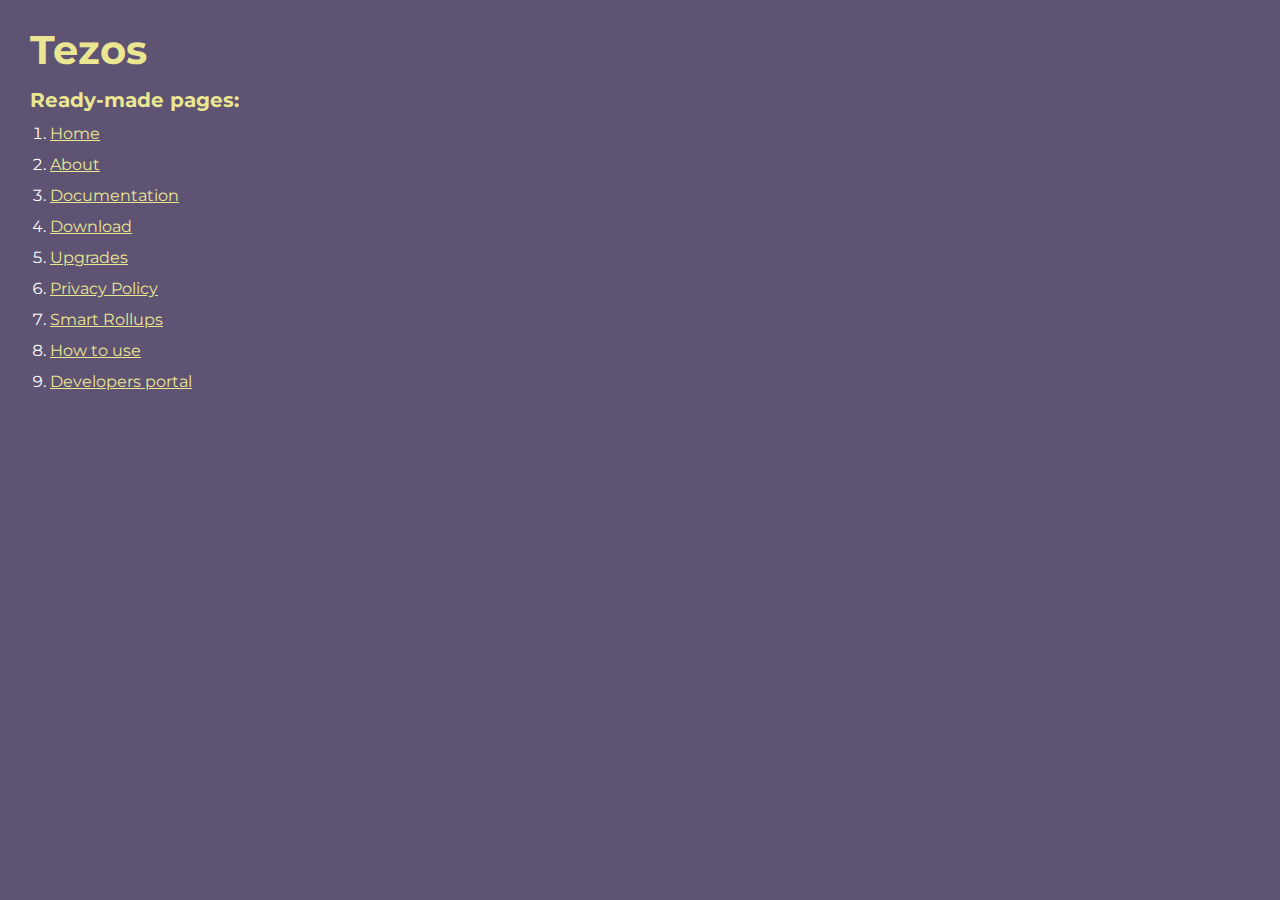
<file: index.html>
<!DOCTYPE html>
<html>

<head>
	<meta charset="UTF-8">
	<meta name="viewport" content="width=device-width, initial-scale=1.0">
	<title>Tezos</title>
</head>

<body>
	<div class="rootpage">
		<h1>Tezos</h1>
		<h2>Ready-made pages:</h2>
		<ol class="rootpage__list">
			<li><a target="_blank" href="home.html">Home</a></li>
			<li><a target="_blank" href="about.html">About</a></li>
			<li><a target="_blank" href="docs.html">Documentation</a></li>
			<li><a target="_blank" href="download.html">Download</a></li>
			<li><a target="_blank" href="upgrades.html">Upgrades</a></li>
			<li><a target="_blank" href="privacy-policy.html">Privacy Policy </a></li>
			<li><a target="_blank" href="smart-rollups.html">Smart Rollups</a></li>
			<li><a target="_blank" href="how-to-use.html">How to use</a></li>
			<li><a target="_blank" href="developers.html">Developers portal</a></li>
		</ol>
	</div>
</body>
<style>
	@charset "UTF-8";
	@import url("https://fonts.googleapis.com/css?family=Montserrat:regular,700&display=swap");

	*,
	*::before,
	*::after {
		padding: 0px;
		margin: 0px;
		border: 0px;
		box-sizing: border-box;
	}

	html,
	body {
		height: 100%;
		margin: 0;
		padding: 0;
		min-width: 320px;
		width: 100%;
		color: #fff;
		background-color: #5e5373;
	}

	body {
		font-family: Montserrat;
		font-size: 100%;
		line-height: 1;
		font-size: 1rem;
	}

	a {
		text-decoration: underline;
		color: #ebe691
	}

	a:visited {
		text-decoration: underline;
		color: #aaa768;
	}

	a:hover {
		text-decoration: none;
	}

	ul li {
		list-style: none;
	}

	img {
		vertical-align: top;
	}

	.wrapper {
		width: 100%;
		min-height: 100%;
		overflow: hidden;
	}

	.rootpage {
		padding: 30px;
		display: flex;
		flex-direction: column;
		align-items: flex-start;
	}

	@media (max-width: 767px) {
		.rootpage {
			padding: 30px 15px;
		}
	}

	h1 {
		color: #ebe691;
		font-size: 2.5rem;
		margin: 0px 0px 1.25rem 0px;
	}

	@media (max-width: 767px) {
		h1 {
			font-size: 1.85rem;
			margin: 0px 0px 1.25rem 0px;
		}
	}

	h2 {
		color: #ebe691;
		font-size: 1.25rem;
		margin: 0px 0px 1rem 0px;
	}

	@media (max-width: 767px) {
		h2 {
			font-size: 1.125rem;
			margin: 0px 0px 1rem 0px;
		}
	}

	.rootpage__info {
		line-height: 140%;
		margin: 0px 0px 1.5rem 0px;
	}

	.rootpage__list {
		margin: 0px 0px 2.25rem 1.25rem;
	}

	.rootpage__list li:not(:last-child) {
		margin: 0px 0px 15px 0px;
	}

	.rootpage__contacts,
	.rootpage__tnx {
		border-radius: 200px;
		padding: 20px 65px;
		line-height: 140%;
	}

	@media (max-width: 767px) {

		.rootpage__contacts,
		.rootpage__tnx {
			border-radius: 40px;
			padding: 20px;
		}
	}

	.rootpage__contacts {
		background: #32b5a4;

	}

	.rootpage__contacts a {
		color: #ebe691;
	}

	.rootpage__tnx {
		background: #c22d63;
		margin: 0px 0px 1rem 0px;
	}
</style>

</html>
</file>
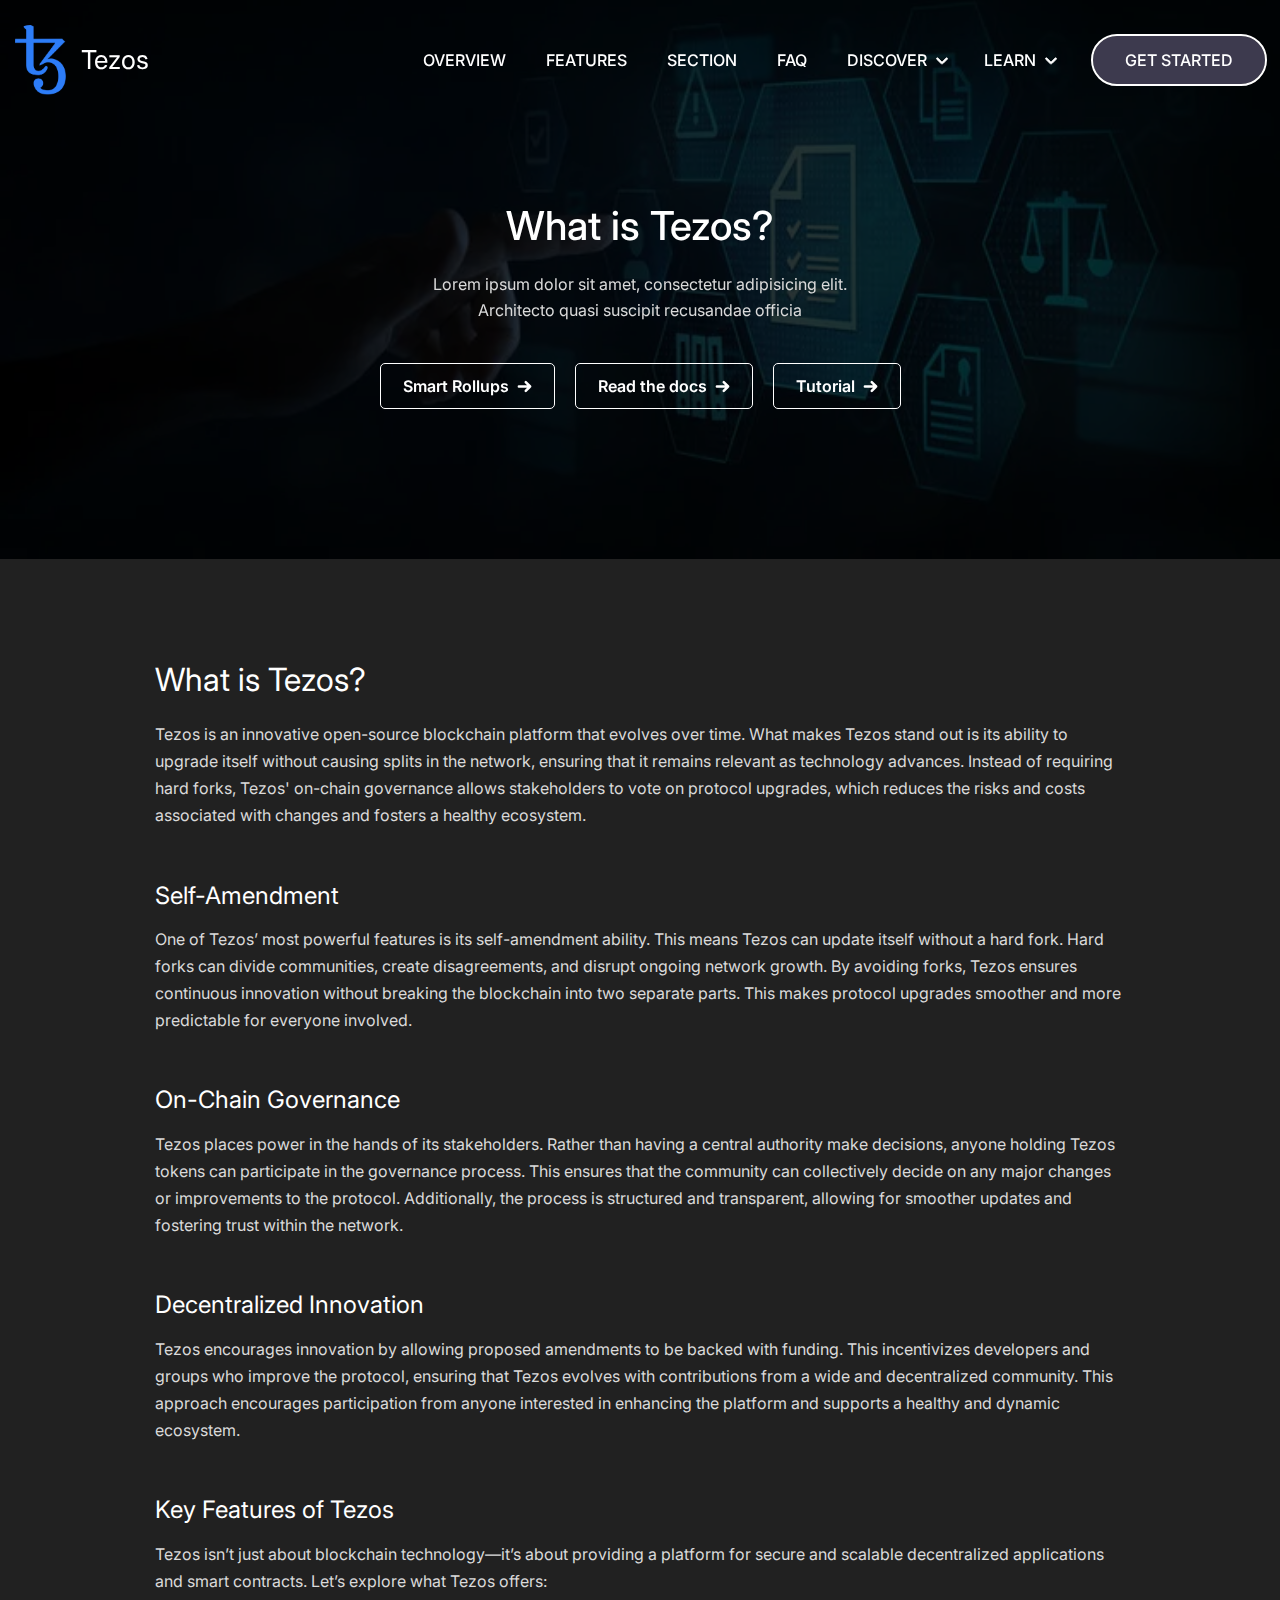
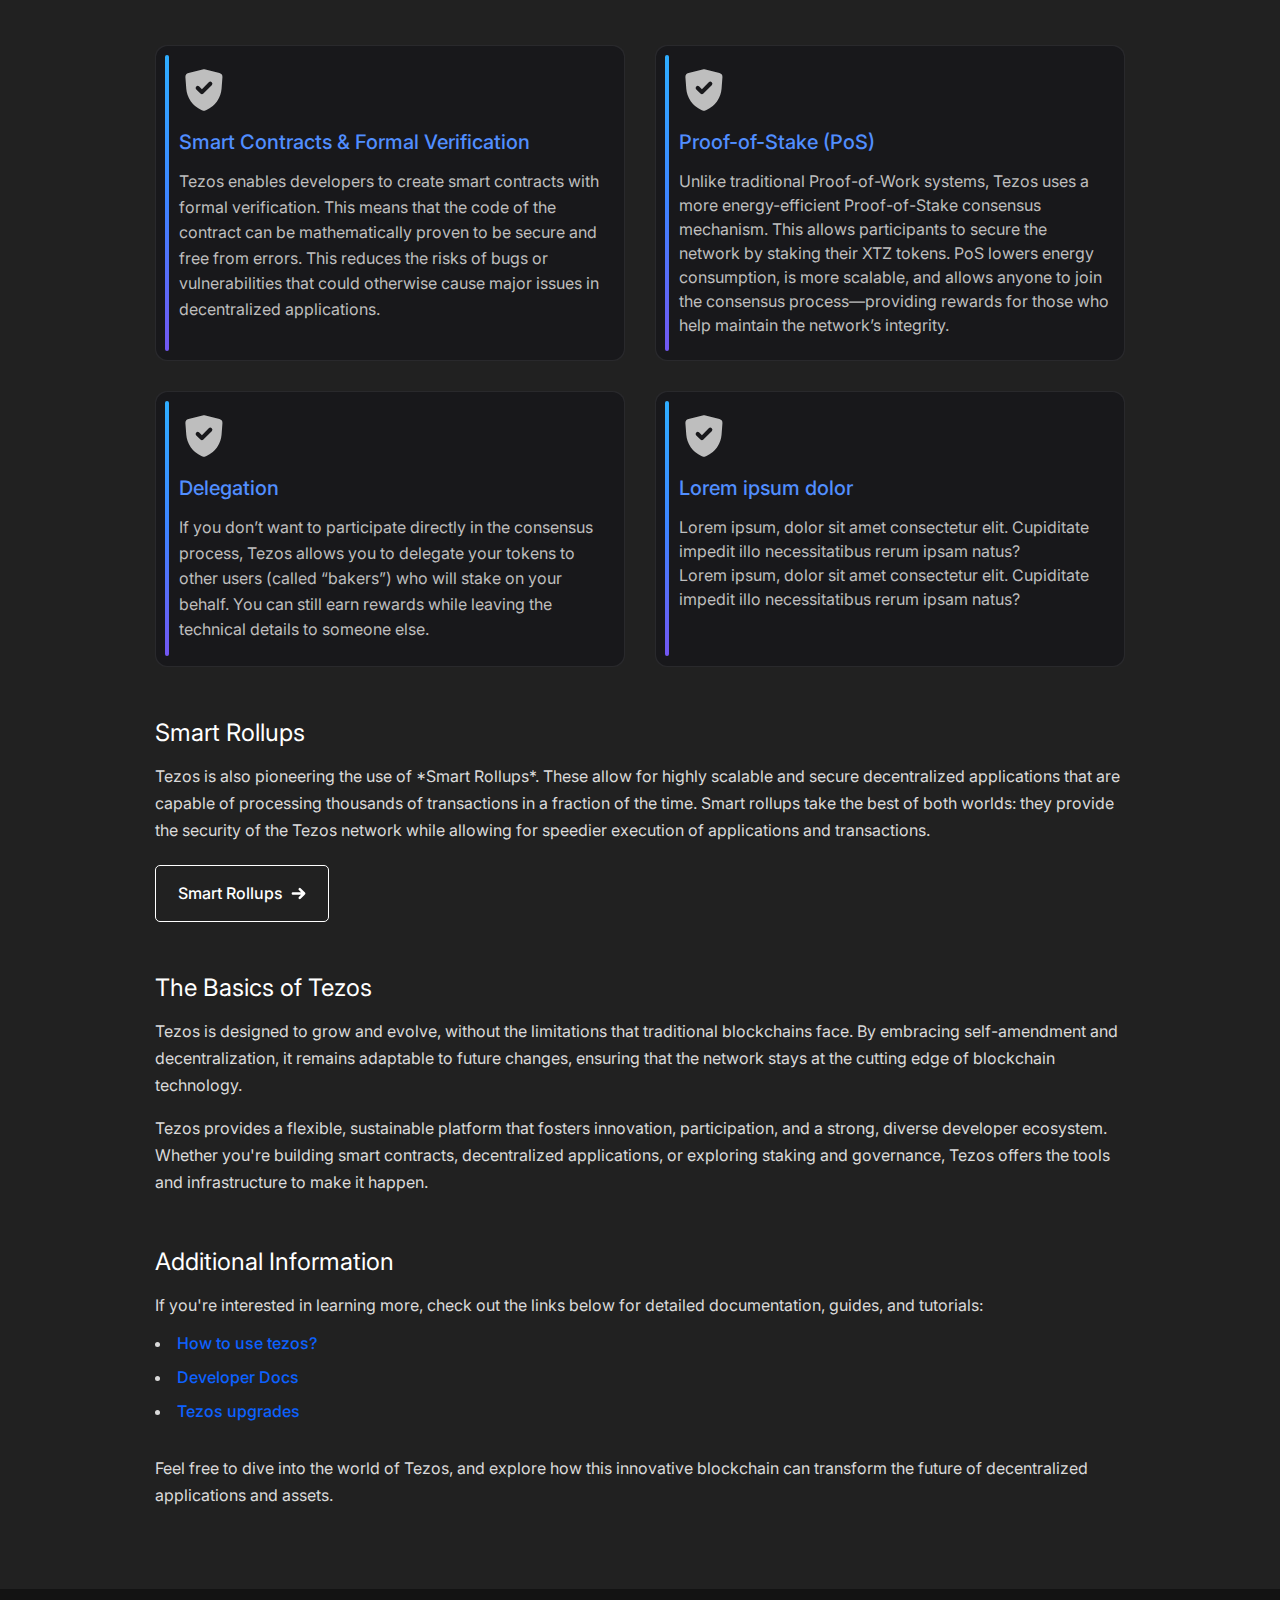
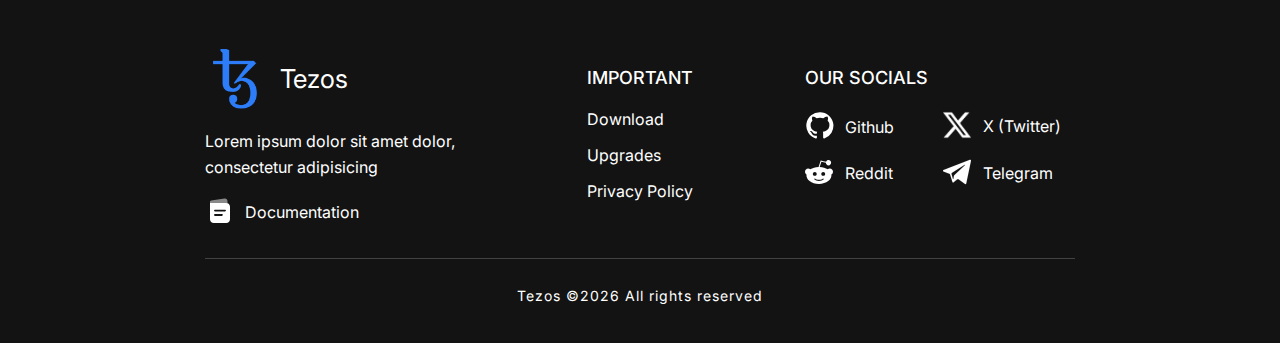
<file: about.html>
<!DOCTYPE html>
<html lang="en">

<head>
	<title>Tezos About page</title>
	<meta charset="UTF-8">
	<meta name="format-detection" content="telephone=no">
	<meta name="viewport" content="width=1230px, initial-scale=1.0">
	<meta name="author" content="tezos-example.netlify.app">
	<link rel="stylesheet" href="css/style.min.css?_v=20250328191059">
	<link rel="shortcut icon" type="image/x-icon" sizes="16x16" href="favicon.ico">
	<link rel="icon" type="image/webp" sizes="16x16" href="img/favicons/16x16.webp">
	<link rel="icon" type="image/webp" sizes="32x32" href="img/favicons/32x32.webp">
	<link rel="icon" type="image/webp" sizes="64x64" href="img/favicons/64x64.webp">
	<link rel="apple-touch-icon" sizes="180x180" href="img/favicons/180x180.webp">
	<link rel="icon" type="image/webp" sizes="400x400" href="img/favicons/400x400.webp">
	<link rel="canonical" href="https://tezos-example.netlify.app/about">
	<meta name="robots" content="follow, index, max-snippet:-1, max-image-preview:large">
	<meta name="description" content="Future description of the site">
	<meta name="keywords" content="">
	<meta property="og:site_name" content="tezos-example.netlify.app">
	<meta property="og:type" content="website">
	<meta property="og:url" content="https://tezos-example.netlify.app/about">
	<meta property="og:title" content="Tezos About page">
	<meta property="og:description" content="Future description of the site">
	<meta property="og:image" content="img/og_image/image.webp">
	<meta property="og:image:width" content="2500">
	<meta property="og:image:height" content="1400">
	<meta property="og:image:alt" content="Tezos image">
	<meta property="og:image:type" content="image/webp">
	<meta property="twitter:title" content="Tezos About page">
	<meta property="twitter:description" content="Future description of the site">
	<meta property="twitter:image" content="img/og_image/image.webp">
	<meta property="twitter:card" content="summary">
</head>

<body>
	<div class="wrapper">
		<header class="header">
			<div class="header__container">
				<a href="home" data-goto=".hero" class="header__logo logo">
					<img src="img/logo.webp" alt="logo">
					<span>Tezos</span>
				</a>
				<nav class="header__menu menu">
					<div class="menu__body">
						<ul class="menu__list">
							<li class="menu__item">
								<a href="home#overview" class="menu__link" data-goto=".overview" data-goto-header>Overview</a>
							</li>
							<li class="menu__item">
								<a href="home#features" class="menu__link" data-goto=".features" data-goto-header>Features</a>
							</li>
							<li class="menu__item">
								<a href="home#explore" class="menu__link" data-goto=".explore" data-goto-header>Section</a>
							</li>
							<li class="menu__item">
								<a href="home#faq" class="menu__link" data-goto=".faq" data-goto-header>FAQ</a>
							</li>
							<li class="menu__item menu__item--modified">
								<button type="button" class="menu__button-open" aria-label="Open a submenu">Discover</button>
								<ul class="menu__sub-list">
									<li class="menu__sub-item">
										<a href="docs" class="menu__sub-link">Documentation</a>
									</li>
									<li class="menu__sub-item">
										<a href="upgrades" class="menu__sub-link">Upgrades Timeline</a>
									</li>
									<li class="menu__sub-item">
										<a href="smart-rollups" class="menu__sub-link">Smart Rollups</a>
									</li>
								</ul>
							</li>
							<li class="menu__item menu__item--modified">
								<button type="button" class="menu__button-open" aria-label="Open a submenu">Learn</button>
								<ul class="menu__sub-list">
									<li class="menu__sub-item">
										<a href="about" class="menu__sub-link">Tezos Introduction</a>
									</li>
									<li class="menu__sub-item">
										<a href="how-to-use" class="menu__sub-link">How to use tezos?</a>
									</li>
									<li class="menu__sub-item">
										<a href="https://tezos.com/whitepaper.pdf" class="menu__sub-link">White paper</a>
									</li>
								</ul>
							</li>
							<li class="menu__item menu__item--button">
								<a href="download" class="menu__link menu__link--button">Get started</a>
							</li>
						</ul>
					</div>
				</nav>
			</div>
			<div class="progress-bar"></div>
		</header>
		<main class="page">
			<section class="hero-additional hero-additional--about-page">
				<div class="hero-additional__container">
					<h1 class="hero-additional__title title">What is Tezos?</h1>
					<div class="hero-additional__text text">
						<p>Lorem ipsum dolor sit amet, consectetur adipisicing elit. Architecto quasi suscipit recusandae officia</p>
					</div>
					<div class="hero-additional__links">
						<a href="smart-rollups" class="hero-additional__link">
							<span>Smart Rollups</span>
							<svg xmlns="http://www.w3.org/2000/svg" class="h-6 w-6" fill="none" viewBox="0 0 24 24" stroke="currentColor" stroke-width="4">
								<path stroke-linecap="round" stroke-linejoin="round" d="M14 5l7 7m0 0l-7 7m7-7H3"></path>
							</svg>
						</a>
						<a href="docs" class="hero-additional__link">
							<span>Read the docs</span>
							<svg xmlns="http://www.w3.org/2000/svg" class="h-6 w-6" fill="none" viewBox="0 0 24 24" stroke="currentColor" stroke-width="4">
								<path stroke-linecap="round" stroke-linejoin="round" d="M14 5l7 7m0 0l-7 7m7-7H3"></path>
							</svg>
						</a>
						<a href="#" class="hero-additional__link">
							<span>Tutorial</span>
							<svg xmlns="http://www.w3.org/2000/svg" class="h-6 w-6" fill="none" viewBox="0 0 24 24" stroke="currentColor" stroke-width="4">
								<path stroke-linecap="round" stroke-linejoin="round" d="M14 5l7 7m0 0l-7 7m7-7H3"></path>
							</svg>
						</a>
					</div>
				</div>
				<div class="hero-additional__bg-image">
					<img src="img/about/bg.webp" alt="Background image" itemprop="bg image">
				</div>
			</section>
			<div class="about-page">
				<div class="about-page__container">
					<article class="about-page__article article" itemscope itemtype="https://schema.org/Article">
						<h2 class="article__title title--fz32" itemprop="headline">What is Tezos?</h2>
						<div class="article__text" itemprop="description">
							<p>
								Tezos is an innovative open-source blockchain platform that evolves over time. What makes Tezos stand out is its ability to upgrade itself without causing splits in the network, ensuring that it remains relevant as technology advances. Instead of requiring hard forks, Tezos' on-chain governance allows stakeholders to vote on protocol upgrades, which reduces the risks and costs associated with changes and fosters a healthy ecosystem.
							</p>
						</div>
					</article>
					<article class="about-page__article article" itemscope itemtype="https://schema.org/Article">
						<h3 class="article__title title--fz24" itemprop="headline">Self-Amendment</h3>
						<div class="article__text" itemprop="description">
							<p>One of Tezos’ most powerful features is its self-amendment ability. This means Tezos can update itself without a hard fork. Hard forks can divide communities, create disagreements, and disrupt ongoing network growth. By avoiding forks, Tezos ensures continuous innovation without breaking the blockchain into two separate parts. This makes protocol upgrades smoother and more predictable for everyone involved.</p>
						</div>
					</article>

					<article class="about-page__article article" itemscope itemtype="https://schema.org/Article">
						<h3 class="article__title title--fz24" itemprop="headline">On-Chain Governance</h3>
						<div class="article__text" itemprop="description">
							<p>Tezos places power in the hands of its stakeholders. Rather than having a central authority make decisions, anyone holding Tezos tokens can participate in the governance process. This ensures that the community can collectively decide on any major changes or improvements to the protocol. Additionally, the process is structured and transparent, allowing for smoother updates and fostering trust within the network.</p>
						</div>
					</article>

					<article class="about-page__article article" itemscope itemtype="https://schema.org/Article">
						<h3 class="article__title title--fz24" itemprop="headline">Decentralized Innovation</h3>
						<div class="article__text" itemprop="description">
							<p>Tezos encourages innovation by allowing proposed amendments to be backed with funding. This incentivizes developers and groups who improve the protocol, ensuring that Tezos evolves with contributions from a wide and decentralized community. This approach encourages participation from anyone interested in enhancing the platform and supports a healthy and dynamic ecosystem.</p>
						</div>
					</article>

					<article class="about-page__article article" itemscope itemtype="https://schema.org/Article">
						<h3 class="article__title title--fz24" itemprop="headline">Key Features of Tezos</h3>
						<div class="article__text" itemprop="description">
							<p>Tezos isn’t just about blockchain technology—it’s about providing a platform for secure and scalable decentralized applications and smart contracts. Let’s explore what Tezos offers:</p>
						</div>
					</article>

					<article class="about-page__article article" itemscope itemtype="https://schema.org/Article">
						<div class="article__items">
							<div class="article__item card">
								<div class="card__glow"></div>
								<div class="card__border-glow"></div>
								<img src="img/features/01.svg" alt="icon" class="card__icon">
								<h4 class="card__title">Smart Contracts & Formal Verification</h4>
								<div class="card__text">
									<p>Tezos enables developers to create smart contracts with formal verification. This means that the code of the contract can be mathematically proven to be secure and free from errors. This reduces the risks of bugs or vulnerabilities that could otherwise cause major issues in decentralized applications.</p>
								</div>
							</div>
							<div class="features__item card">
								<div class="card__glow"></div>
								<div class="card__border-glow"></div>
								<img src="img/features/01.svg" alt="icon" class="card__icon">
								<h4 class="card__title">Proof-of-Stake (PoS)</h4>
								<div class="card__text">
									<p>Unlike traditional Proof-of-Work systems, Tezos uses a more energy-efficient Proof-of-Stake consensus mechanism. This allows participants to secure the network by staking their XTZ tokens. PoS lowers energy consumption, is more scalable, and allows anyone to join the consensus process—providing rewards for those who help maintain the network’s integrity.</p>
								</div>
							</div>
							<div class="article__item card">
								<div class="card__glow"></div>
								<div class="card__border-glow"></div>
								<img src="img/features/01.svg" alt="icon" class="card__icon">
								<h4 class="card__title">Delegation</h4>
								<div class="card__text">
									<p>If you don’t want to participate directly in the consensus process, Tezos allows you to delegate your tokens to other users (called “bakers”) who will stake on your behalf. You can still earn rewards while leaving the technical details to someone else.</p>
								</div>
							</div>
							<div class="features__item card">
								<div class="card__glow"></div>
								<div class="card__border-glow"></div>
								<img src="img/features/01.svg" alt="icon" class="card__icon">
								<h4 class="card__title">Lorem ipsum dolor</h4>
								<div class="card__text">
									<p>Lorem ipsum, dolor sit amet consectetur elit. Cupiditate impedit illo necessitatibus rerum ipsam natus?</p>
									<p>Lorem ipsum, dolor sit amet consectetur elit. Cupiditate impedit illo necessitatibus rerum ipsam natus?</p>
								</div>
							</div>
						</div>
					</article>

					<article class="about-page__article article" itemscope itemtype="https://schema.org/Article">
						<h3 class="article__title title--fz24" itemprop="headline">Smart Rollups</h3>
						<div class="article__text" itemprop="description">
							<p>Tezos is also pioneering the use of *Smart Rollups*. These allow for highly scalable and secure decentralized applications that are capable of processing thousands of transactions in a fraction of the time. Smart rollups take the best of both worlds: they provide the security of the Tezos network while allowing for speedier execution of applications and transactions.</p>
						</div>
						<a href="#" class="article__link additional-link">
							<span>Smart Rollups</span>
							<svg xmlns="http://www.w3.org/2000/svg" class="h-6 w-6" fill="none" viewBox="0 0 24 24" stroke="currentColor" stroke-width="4">
								<path stroke-linecap="round" stroke-linejoin="round" d="M14 5l7 7m0 0l-7 7m7-7H3"></path>
							</svg>
						</a>
					</article>
					<article class="about-page__article article" itemscope itemtype="https://schema.org/Article">
						<h3 class="article__title title--fz24" itemprop="headline">The Basics of Tezos</h3>
						<div class="article__text" itemprop="description">
							<p>Tezos is designed to grow and evolve, without the limitations that traditional blockchains face. By embracing self-amendment and decentralization, it remains adaptable to future changes, ensuring that the network stays at the cutting edge of blockchain technology.</p>
							<p>Tezos provides a flexible, sustainable platform that fosters innovation, participation, and a strong, diverse developer ecosystem. Whether you're building smart contracts, decentralized applications, or exploring staking and governance, Tezos offers the tools and infrastructure to make it happen.</p>
						</div>
					</article>
					<article class="about-page__article article" itemscope itemtype="https://schema.org/Article">
						<h3 class="article__title title--fz24" itemprop="headline">Additional Information</h3>
						<div class="article__list" itemprop="description">
							<div class="article__list-label">If you're interested in learning more, check out the links below for detailed documentation, guides, and tutorials:</div>
							<ul class="article__ul">
								<li class="article__li"><a href="how-to-use">How to use tezos?</a></li>
								<li class="article__li"><a href="docs">Developer Docs</a></li>
								<li class="article__li"><a href="upgrades">Tezos upgrades</a></li>
							</ul>
						</div>
						<div class="article__text" itemprop="description">
							<p>Feel free to dive into the world of Tezos, and explore how this innovative blockchain can transform the future of decentralized applications and assets.</p>
						</div>
					</article>
				</div>
			</div>
			<button class="scroll-up" id="scroll-up" aria-label="Scroll up button">
				<div class="scroll-up__box">
					<span class="scroll-up__elem">
						<svg viewBox="0 0 46 40" xmlns="http://www.w3.org/2000/svg">
							<path d="M46 20.038c0-.7-.3-1.5-.8-2.1l-16-17c-1.1-1-3.2-1.4-4.4-.3-1.2 1.1-1.2 3.3 0 4.4l11.3 11.9H3c-1.7 0-3 1.3-3 3s1.3 3 3 3h33.1l-11.3 11.9c-1 1-1.2 3.3 0 4.4 1.2 1.1 3.3.8 4.4-.3l16-17c.5-.5.8-1.1.8-1.9z"></path>
						</svg>
					</span>
					<span class="scroll-up__elem">
						<svg viewBox="0 0 46 40">
							<path d="M46 20.038c0-.7-.3-1.5-.8-2.1l-16-17c-1.1-1-3.2-1.4-4.4-.3-1.2 1.1-1.2 3.3 0 4.4l11.3 11.9H3c-1.7 0-3 1.3-3 3s1.3 3 3 3h33.1l-11.3 11.9c-1 1-1.2 3.3 0 4.4 1.2 1.1 3.3.8 4.4-.3l16-17c.5-.5.8-1.1.8-1.9z"></path>
						</svg>
					</span>
				</div>
			</button>
		</main>
		<footer class="footer">
			<div class="footer__container">
				<div class="footer__body body-footer">
					<div class="body-footer__column">
						<a href="home" data-goto=".hero" class="body-footer__logo logo">
							<img src="img/logo.webp" alt="logo">
							<span>Tezos</span>
						</a>
						<div class="body-footer__text text">
							<p>Lorem ipsum dolor sit amet dolor, consectetur adipisicing</p>
						</div>
						<a href="docs" class="contacts-footer__link contacts-footer__link_docs">Documentation</a>
					</div>
					<div class="body-footer__column body-footer__column_full">
						<nav class="body-footer__menu menu-footer">
							<div class="menu-footer__column">
								<div class="menu-footer__title">Important</div>
								<ul class="menu-footer__list">

									<li class="menu-footer__item">
										<a href="download" class="menu-footer__link">Download</a>
									</li>
									<li class="menu-footer__item">
										<a href="download#upgrades" class="menu-footer__link">Upgrades</a>
									</li>
									<li class="menu-footer__item">
										<a href="privacy-policy" class="menu-footer__link">Privacy Policy</a>
									</li>
								</ul>
							</div>
						</nav>
					</div>
					<div class="body-footer__column">
						<div class="body-footer__social social-footer">
							<div class="social-footer__title">Our socials</div>
							<ul class="body-footer__contacts contacts-footer">
								<li class="contacts-footer__item">
									<a href="#" target="_blank" class="contacts-footer__link contacts-footer__link_github">Github</a>
								</li>
								<li class="contacts-footer__item">
									<a href="#" target="_blank" class="contacts-footer__link contacts-footer__link_x">X (Twitter)</a>
								</li>
								<li class="contacts-footer__item">
									<a href="#" target="_blank" class="contacts-footer__link contacts-footer__link_reddit">Reddit</a>
								</li>
								<li class="contacts-footer__item">
									<a href="#" target="_blank" class="contacts-footer__link contacts-footer__link_telegram">Telegram</a>
								</li>
							</ul>
						</div>
					</div>
				</div>
				<div class="footer__bottom">
					<div class="footer__copy">Tezos ©<span id="year"></span> All rights reserved</div>
				</div>
			</div>
		</footer>
	</div>
	<script src="js/app.min.js?_v=20250328191059"></script>
</body>

</html>
</file>
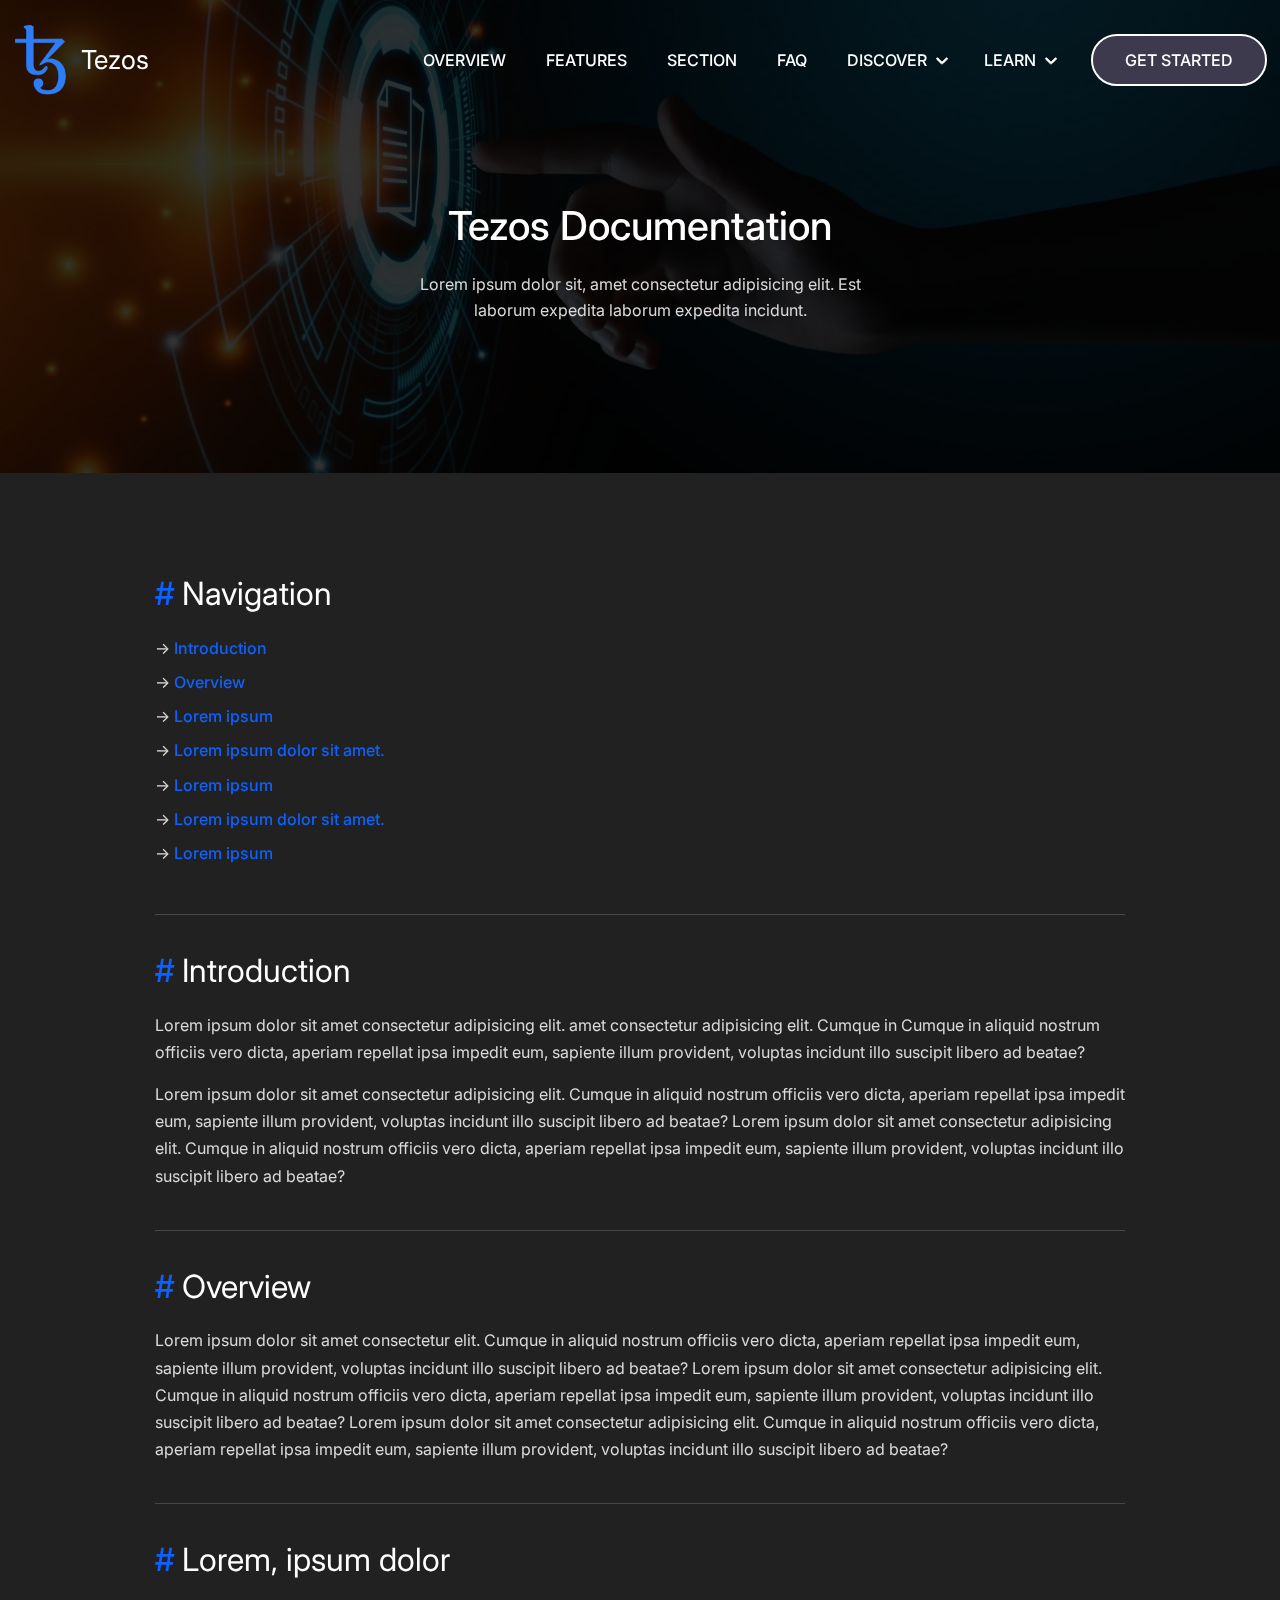
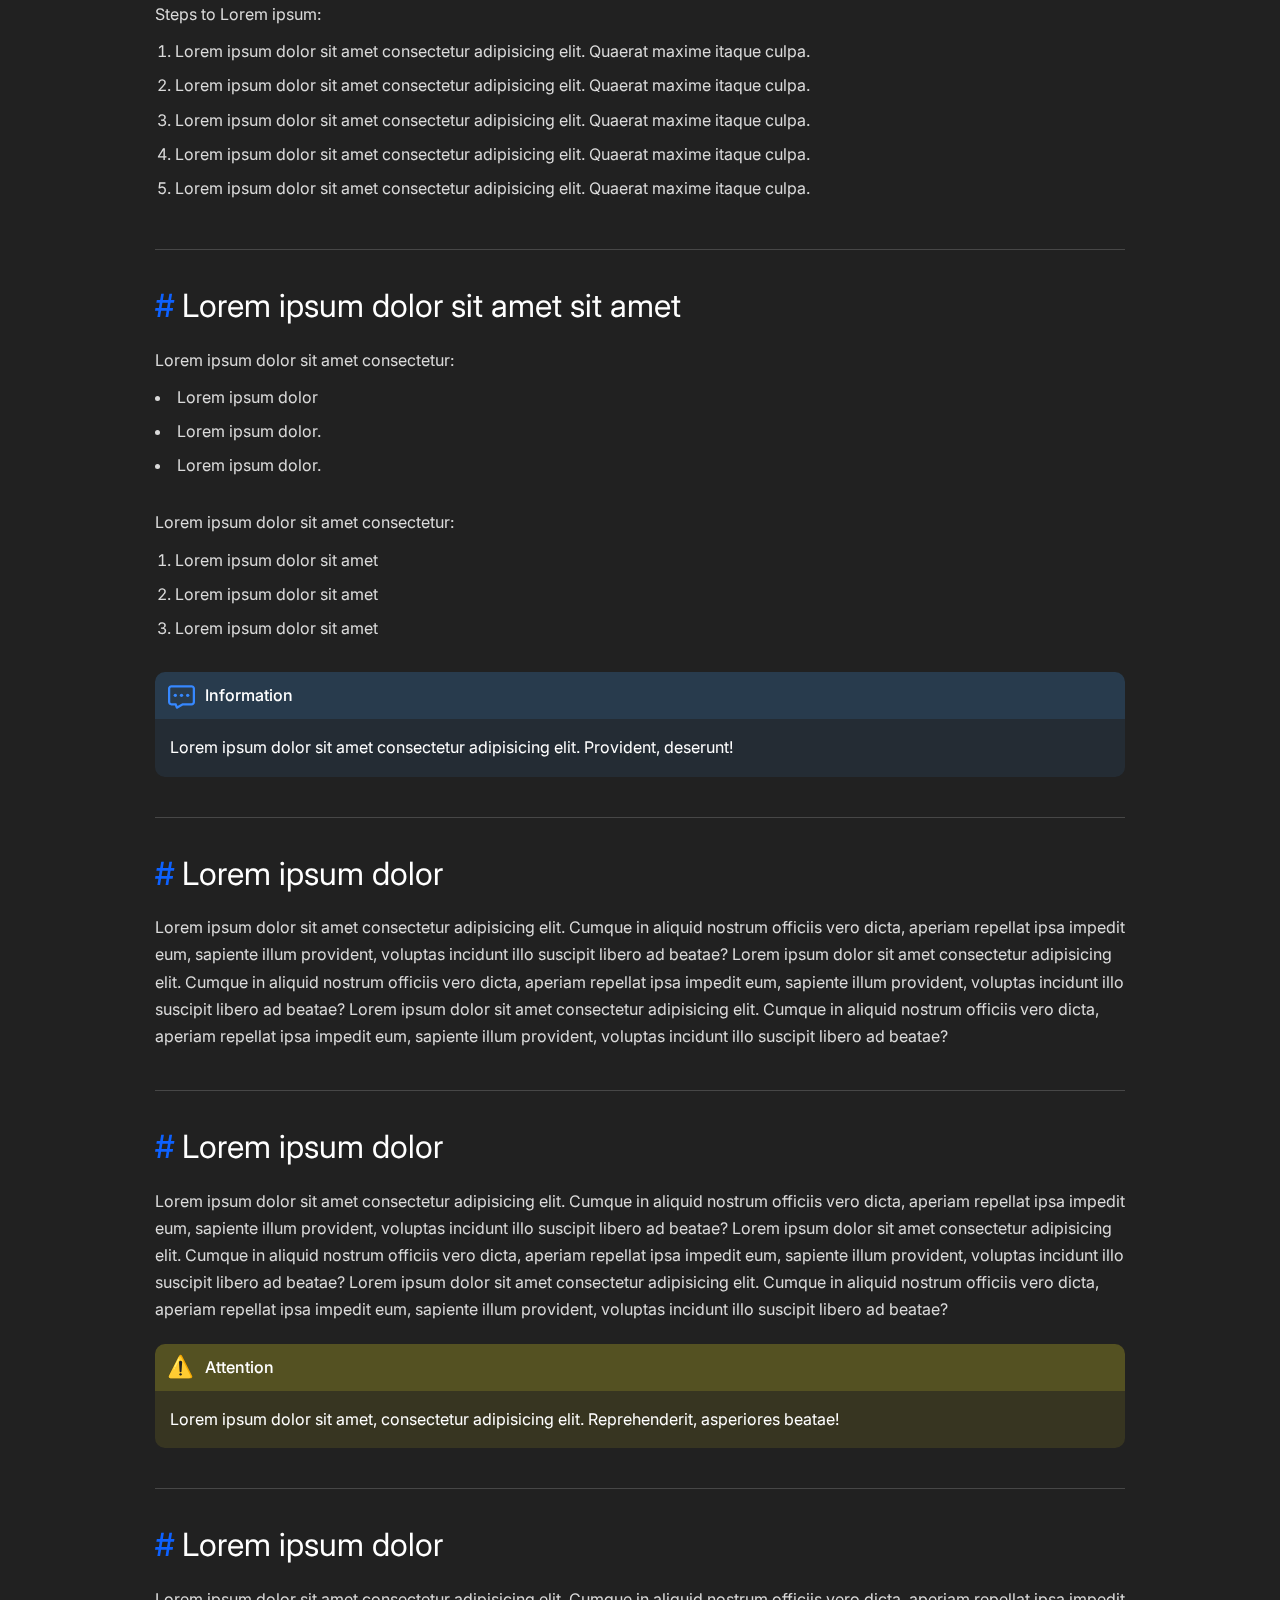
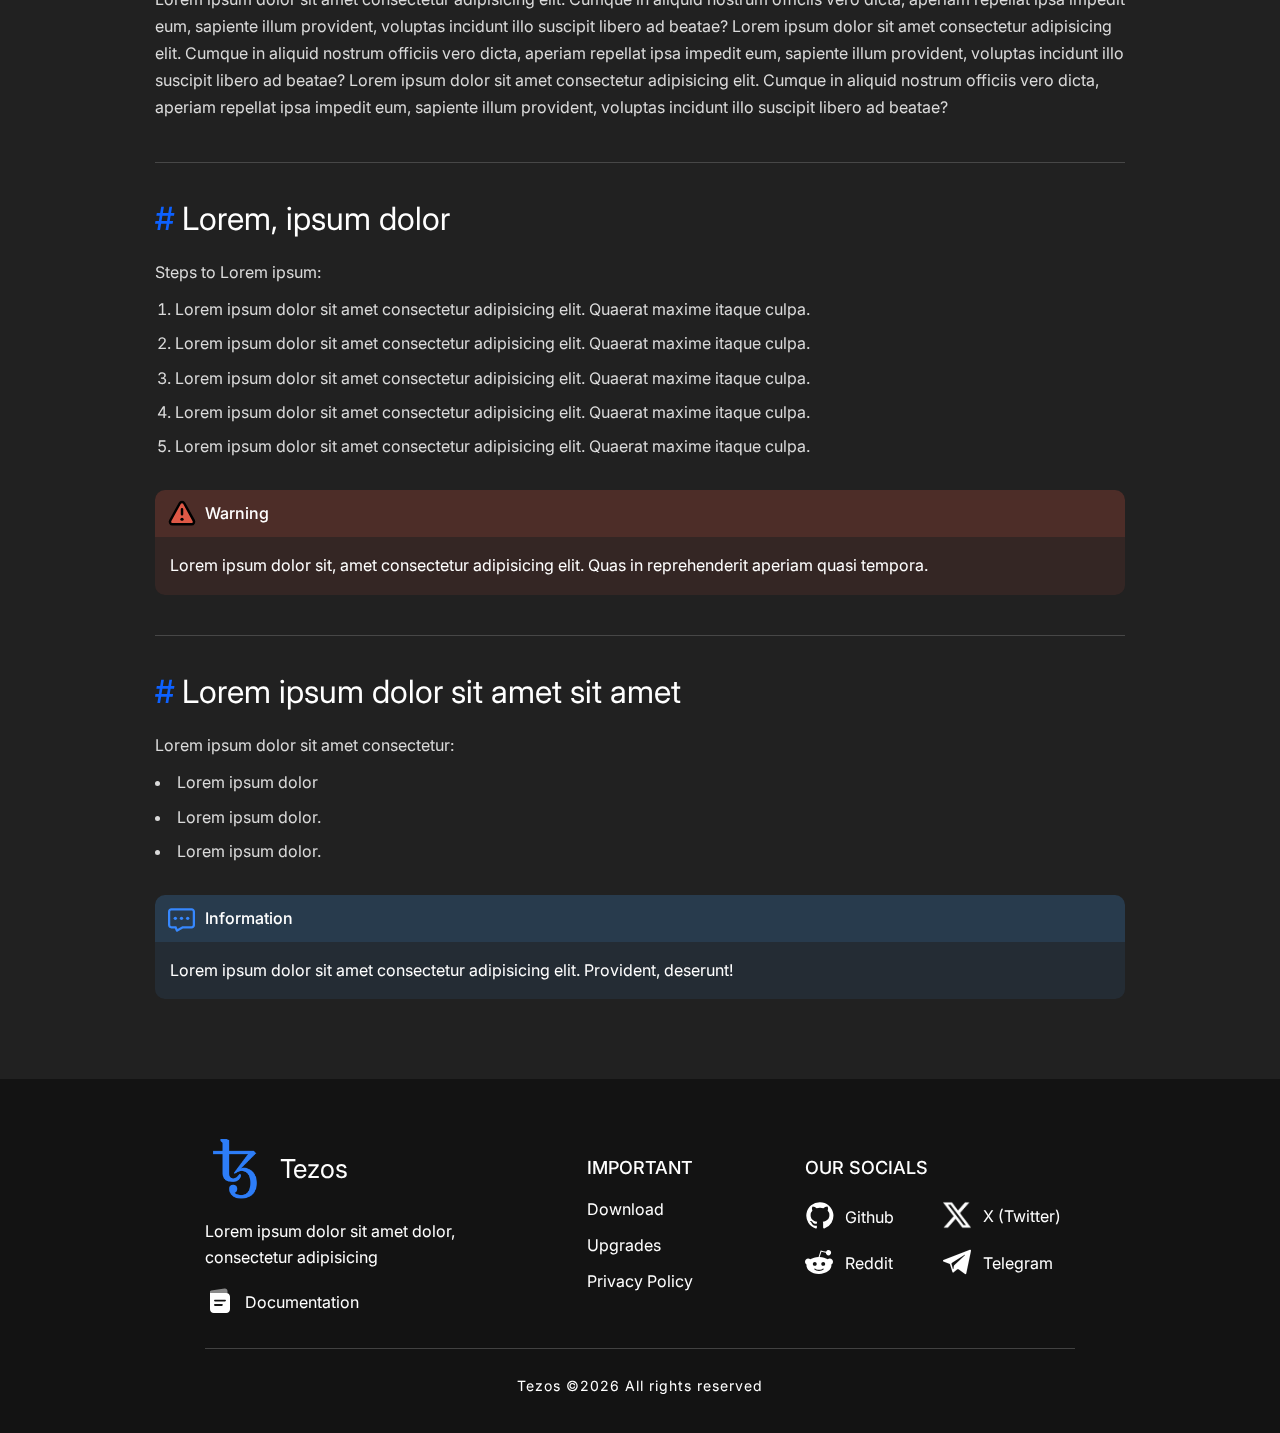
<file: docs.html>
<!DOCTYPE html>
<html lang="en">

<head>
	<title>Tezos Documentation</title>
	<meta charset="UTF-8">
	<meta name="format-detection" content="telephone=no">
	<meta name="viewport" content="width=1230px, initial-scale=1.0">
	<meta name="author" content="tezos-example.netlify.app">
	<link rel="stylesheet" href="css/style.min.css?_v=20250328191059">
	<link rel="shortcut icon" type="image/x-icon" sizes="16x16" href="favicon.ico">
	<link rel="icon" type="image/webp" sizes="16x16" href="img/favicons/16x16.webp">
	<link rel="icon" type="image/webp" sizes="32x32" href="img/favicons/32x32.webp">
	<link rel="icon" type="image/webp" sizes="64x64" href="img/favicons/64x64.webp">
	<link rel="apple-touch-icon" sizes="180x180" href="img/favicons/180x180.webp">
	<link rel="icon" type="image/webp" sizes="400x400" href="img/favicons/400x400.webp">
	<link rel="canonical" href="https://tezos-example.netlify.app/docs">
	<meta name="robots" content="follow, index, max-snippet:-1, max-image-preview:large">
	<meta name="description" content="Future description of the site">
	<meta name="keywords" content="">
	<meta property="og:site_name" content="tezos-example.netlify.app">
	<meta property="og:type" content="website">
	<meta property="og:url" content="https://tezos-example.netlify.app/docs">
	<meta property="og:title" content="Tezos Documentation">
	<meta property="og:description" content="Future description of the site">
	<meta property="og:image" content="img/og_image/image.webp">
	<meta property="og:image:width" content="2500">
	<meta property="og:image:height" content="1400">
	<meta property="og:image:alt" content="Tezos image">
	<meta property="og:image:type" content="image/webp">
	<meta property="twitter:title" content="Tezos Documentation">
	<meta property="twitter:description" content="Future description of the site">
	<meta property="twitter:image" content="img/og_image/image.webp">
	<meta property="twitter:card" content="summary">
</head>

<body>
	<div class="wrapper">
		<header class="header">
			<div class="header__container">
				<a href="home" data-goto=".hero" class="header__logo logo">
					<img src="img/logo.webp" alt="logo">
					<span>Tezos</span>
				</a>
				<nav class="header__menu menu">
					<div class="menu__body">
						<ul class="menu__list">
							<li class="menu__item">
								<a href="home#overview" class="menu__link" data-goto=".overview" data-goto-header>Overview</a>
							</li>
							<li class="menu__item">
								<a href="home#features" class="menu__link" data-goto=".features" data-goto-header>Features</a>
							</li>
							<li class="menu__item">
								<a href="home#explore" class="menu__link" data-goto=".explore" data-goto-header>Section</a>
							</li>
							<li class="menu__item">
								<a href="home#faq" class="menu__link" data-goto=".faq" data-goto-header>FAQ</a>
							</li>
							<li class="menu__item menu__item--modified">
								<button type="button" class="menu__button-open" aria-label="Open a submenu">Discover</button>
								<ul class="menu__sub-list">
									<li class="menu__sub-item">
										<a href="docs" class="menu__sub-link">Documentation</a>
									</li>
									<li class="menu__sub-item">
										<a href="upgrades" class="menu__sub-link">Upgrades Timeline</a>
									</li>
									<li class="menu__sub-item">
										<a href="smart-rollups" class="menu__sub-link">Smart Rollups</a>
									</li>
								</ul>
							</li>
							<li class="menu__item menu__item--modified">
								<button type="button" class="menu__button-open" aria-label="Open a submenu">Learn</button>
								<ul class="menu__sub-list">
									<li class="menu__sub-item">
										<a href="about" class="menu__sub-link">Tezos Introduction</a>
									</li>
									<li class="menu__sub-item">
										<a href="how-to-use" class="menu__sub-link">How to use tezos?</a>
									</li>
									<li class="menu__sub-item">
										<a href="https://tezos.com/whitepaper.pdf" class="menu__sub-link">White paper</a>
									</li>
								</ul>
							</li>
							<li class="menu__item menu__item--button">
								<a href="download" class="menu__link menu__link--button">Get started</a>
							</li>
						</ul>
					</div>
				</nav>
			</div>
			<div class="progress-bar"></div>
		</header>
		<main class="page">
			<section class="hero-additional">
				<div class="hero-additional__container">
					<h1 class="hero-additional__title title">Tezos Documentation</h1>
					<div class="hero-additional__text text">
						<p>
							Lorem ipsum dolor sit, amet consectetur adipisicing elit. Est laborum expedita laborum expedita incidunt.
						</p>
					</div>
				</div>
				<div class="hero-additional__bg-image">
					<img src="img/documentation/bg.webp" alt="Background image" itemprop="bg image">
				</div>
			</section>
			<div class="docs">
				<div class="docs__container">
					<article class="docs__article article" itemscope itemtype="https://schema.org/Article">
						<div class="article__list" itemprop="description">
							<h2 class="article__title title--fz32" itemprop="headline">
								<a href="#navigation">#</a>
								<span id="navigation">Navigation</span>
							</h2>
							<ul class="article__ul article__ul--circle">
								<li class="article__li"><button data-goto-header data-goto="#introduction">Introduction</button></li>
								<li class="article__li"><button data-goto-header data-goto="#overview">Overview</button></li>
								<li class="article__li"><button data-goto-header data-goto="">Lorem ipsum</button></li>
								<li class="article__li"><button data-goto-header data-goto="">Lorem ipsum dolor sit amet.</button></li>
								<li class="article__li"><button data-goto-header data-goto="">Lorem ipsum</button></li>
								<li class="article__li"><button data-goto-header data-goto="">Lorem ipsum dolor sit amet.</button></li>
								<li class="article__li"><button data-goto-header data-goto="">Lorem ipsum</button></li>
							</ul>
						</div>
					</article>
					<article class="docs__article article" itemscope itemtype="https://schema.org/Article">
						<h2 class="article__title title--fz32" itemprop="headline">
							<a href="#introduction">#</a>
							<span id="introduction">Introduction</span>
						</h2>
						<div class="article__text" itemprop="description">
							<p>
								Lorem ipsum dolor sit amet consectetur adipisicing elit. amet consectetur adipisicing elit. Cumque in Cumque in aliquid nostrum officiis vero dicta, aperiam repellat ipsa impedit eum, sapiente illum provident, voluptas incidunt illo suscipit libero ad beatae?
							</p>
							<p>
								Lorem ipsum dolor sit amet consectetur adipisicing elit. Cumque in aliquid nostrum officiis vero dicta, aperiam repellat ipsa impedit eum, sapiente illum provident, voluptas incidunt illo suscipit libero ad beatae?
								Lorem ipsum dolor sit amet consectetur adipisicing elit. Cumque in aliquid nostrum officiis vero dicta, aperiam repellat ipsa impedit eum, sapiente illum provident, voluptas incidunt illo suscipit libero ad beatae?
							</p>
						</div>
					</article>
					<article class="docs__article article" itemscope itemtype="https://schema.org/Article">
						<h2 class="article__title title--fz32" itemprop="headline">
							<a href="#overview">#</a>
							<span id="overview">Overview</span>
						</h2>
						<div class="article__text" itemprop="description">
							<p>
								Lorem ipsum dolor sit amet consectetur elit. Cumque in aliquid nostrum officiis vero dicta, aperiam repellat ipsa impedit eum, sapiente illum provident, voluptas incidunt illo suscipit libero ad beatae?
								Lorem ipsum dolor sit amet consectetur adipisicing elit. Cumque in aliquid nostrum officiis vero dicta, aperiam repellat ipsa impedit eum, sapiente illum provident, voluptas incidunt illo suscipit libero ad beatae?
								Lorem ipsum dolor sit amet consectetur adipisicing elit. Cumque in aliquid nostrum officiis vero dicta, aperiam repellat ipsa impedit eum, sapiente illum provident, voluptas incidunt illo suscipit libero ad beatae?
							</p>
						</div>
					</article>
					<article class="docs__article article" itemscope itemtype="https://schema.org/Article">
						<h2 class="article__title title--fz32" itemprop="headline">
							<a href="#lorem">#</a>
							<span id="lorem">Lorem, ipsum dolor</span>
						</h2>
						<div class="article__list" itemprop="description">
							<div class="article__list-label">Steps to Lorem ipsum:</div>
							<ol class="article__ol">
								<li class="article__li">Lorem ipsum dolor sit amet consectetur adipisicing elit. Quaerat maxime itaque culpa.</li>
								<li class="article__li">Lorem ipsum dolor sit amet consectetur adipisicing elit. Quaerat maxime itaque culpa.</li>
								<li class="article__li">Lorem ipsum dolor sit amet consectetur adipisicing elit. Quaerat maxime itaque culpa.</li>
								<li class="article__li">Lorem ipsum dolor sit amet consectetur adipisicing elit. Quaerat maxime itaque culpa.</li>
								<li class="article__li">Lorem ipsum dolor sit amet consectetur adipisicing elit. Quaerat maxime itaque culpa.</li>
							</ol>
						</div>
					</article>
					<article class="docs__article article" itemscope itemtype="https://schema.org/Article">
						<h2 class="article__title title--fz32" itemprop="headline">
							<a href="#lorem">#</a>
							<span id="lorem">Lorem ipsum dolor sit amet sit amet</span>
						</h2>
						<div class="article__list" itemprop="description">
							<div class="article__list-label">Lorem ipsum dolor sit amet consectetur:</div>
							<ul class="article__ul">
								<li class="article__li">Lorem ipsum dolor </li>
								<li class="article__li">Lorem ipsum dolor. </li>
								<li class="article__li">Lorem ipsum dolor.</li>
							</ul>
						</div>
						<div class="article__list" itemprop="description">
							<div class="article__list-label">Lorem ipsum dolor sit amet consectetur:</div>
							<ol class="article__ol">
								<li class="article__li">Lorem ipsum dolor sit amet</li>
								<li class="article__li">Lorem ipsum dolor sit amet</li>
								<li class="article__li">Lorem ipsum dolor sit amet</li>
							</ol>
						</div>
						<div class="article__information information">
							<h5>Information</h5>
							<p>Lorem ipsum dolor sit amet consectetur adipisicing elit. Provident, deserunt!</p>
						</div>
					</article>
					<article class="docs__article article" itemscope itemtype="https://schema.org/Article">
						<h2 class="article__title title--fz32" itemprop="headline">
							<a href="#overview">#</a>
							<span id="overview">Lorem ipsum dolor</span>
						</h2>
						<div class="article__text" itemprop="description">
							<p>
								Lorem ipsum dolor sit amet consectetur adipisicing elit. Cumque in aliquid nostrum officiis vero dicta, aperiam repellat ipsa impedit eum, sapiente illum provident, voluptas incidunt illo suscipit libero ad beatae?
								Lorem ipsum dolor sit amet consectetur adipisicing elit. Cumque in aliquid nostrum officiis vero dicta, aperiam repellat ipsa impedit eum, sapiente illum provident, voluptas incidunt illo suscipit libero ad beatae?
								Lorem ipsum dolor sit amet consectetur adipisicing elit. Cumque in aliquid nostrum officiis vero dicta, aperiam repellat ipsa impedit eum, sapiente illum provident, voluptas incidunt illo suscipit libero ad beatae?
							</p>
						</div>
					</article>
					<article class="docs__article article" itemscope itemtype="https://schema.org/Article">
						<h2 class="article__title title--fz32" itemprop="headline">
							<a href="#overview">#</a>
							<span id="overview">Lorem ipsum dolor</span>
						</h2>
						<div class="article__text" itemprop="description">
							<p>
								Lorem ipsum dolor sit amet consectetur adipisicing elit. Cumque in aliquid nostrum officiis vero dicta, aperiam repellat ipsa impedit eum, sapiente illum provident, voluptas incidunt illo suscipit libero ad beatae?
								Lorem ipsum dolor sit amet consectetur adipisicing elit. Cumque in aliquid nostrum officiis vero dicta, aperiam repellat ipsa impedit eum, sapiente illum provident, voluptas incidunt illo suscipit libero ad beatae?
								Lorem ipsum dolor sit amet consectetur adipisicing elit. Cumque in aliquid nostrum officiis vero dicta, aperiam repellat ipsa impedit eum, sapiente illum provident, voluptas incidunt illo suscipit libero ad beatae?
							</p>
						</div>
						<div class="article__attention attention">
							<h5>Attention</h5>
							<p>Lorem ipsum dolor sit amet, consectetur adipisicing elit. Reprehenderit, asperiores beatae!</p>
						</div>
					</article>
					<article class="docs__article article" itemscope itemtype="https://schema.org/Article">
						<h2 class="article__title title--fz32" itemprop="headline">
							<a href="#overview">#</a>
							<span id="overview">Lorem ipsum dolor</span>
						</h2>
						<div class="article__text" itemprop="description">
							<p>
								Lorem ipsum dolor sit amet consectetur adipisicing elit. Cumque in aliquid nostrum officiis vero dicta, aperiam repellat ipsa impedit eum, sapiente illum provident, voluptas incidunt illo suscipit libero ad beatae?
								Lorem ipsum dolor sit amet consectetur adipisicing elit. Cumque in aliquid nostrum officiis vero dicta, aperiam repellat ipsa impedit eum, sapiente illum provident, voluptas incidunt illo suscipit libero ad beatae?
								Lorem ipsum dolor sit amet consectetur adipisicing elit. Cumque in aliquid nostrum officiis vero dicta, aperiam repellat ipsa impedit eum, sapiente illum provident, voluptas incidunt illo suscipit libero ad beatae?
							</p>
						</div>
					</article>
					<article class="docs__article article" itemscope itemtype="https://schema.org/Article">
						<h2 class="article__title title--fz32" itemprop="headline">
							<a href="#lorem">#</a>
							<span id="lorem">Lorem, ipsum dolor</span>
						</h2>
						<div class="article__list" itemprop="description">
							<div class="article__list-label">Steps to Lorem ipsum:</div>
							<ol class="article__ol">
								<li class="article__li">Lorem ipsum dolor sit amet consectetur adipisicing elit. Quaerat maxime itaque culpa.</li>
								<li class="article__li">Lorem ipsum dolor sit amet consectetur adipisicing elit. Quaerat maxime itaque culpa.</li>
								<li class="article__li">Lorem ipsum dolor sit amet consectetur adipisicing elit. Quaerat maxime itaque culpa.</li>
								<li class="article__li">Lorem ipsum dolor sit amet consectetur adipisicing elit. Quaerat maxime itaque culpa.</li>
								<li class="article__li">Lorem ipsum dolor sit amet consectetur adipisicing elit. Quaerat maxime itaque culpa.</li>
							</ol>
						</div>
						<div class="article__warning warning">
							<h5>Warning</h5>
							<p>Lorem ipsum dolor sit, amet consectetur adipisicing elit. Quas in reprehenderit aperiam quasi tempora.</p>
						</div>
					</article>
					<article class="docs__article article" itemscope itemtype="https://schema.org/Article">
						<h2 class="article__title title--fz32" itemprop="headline">
							<a href="#lorem">#</a>
							<span id="lorem">Lorem ipsum dolor sit amet sit amet</span>
						</h2>
						<div class="article__list" itemprop="description">
							<div class="article__list-label">Lorem ipsum dolor sit amet consectetur:</div>
							<ul class="article__ul">
								<li class="article__li">Lorem ipsum dolor </li>
								<li class="article__li">Lorem ipsum dolor. </li>
								<li class="article__li">Lorem ipsum dolor.</li>
							</ul>
						</div>
						<div class="article__information information">
							<h5>Information</h5>
							<p>Lorem ipsum dolor sit amet consectetur adipisicing elit. Provident, deserunt!</p>
						</div>
					</article>
				</div>
			</div>
			<button class="scroll-up" id="scroll-up" aria-label="Scroll up button">
				<div class="scroll-up__box">
					<span class="scroll-up__elem">
						<svg viewBox="0 0 46 40" xmlns="http://www.w3.org/2000/svg">
							<path d="M46 20.038c0-.7-.3-1.5-.8-2.1l-16-17c-1.1-1-3.2-1.4-4.4-.3-1.2 1.1-1.2 3.3 0 4.4l11.3 11.9H3c-1.7 0-3 1.3-3 3s1.3 3 3 3h33.1l-11.3 11.9c-1 1-1.2 3.3 0 4.4 1.2 1.1 3.3.8 4.4-.3l16-17c.5-.5.8-1.1.8-1.9z"></path>
						</svg>
					</span>
					<span class="scroll-up__elem">
						<svg viewBox="0 0 46 40">
							<path d="M46 20.038c0-.7-.3-1.5-.8-2.1l-16-17c-1.1-1-3.2-1.4-4.4-.3-1.2 1.1-1.2 3.3 0 4.4l11.3 11.9H3c-1.7 0-3 1.3-3 3s1.3 3 3 3h33.1l-11.3 11.9c-1 1-1.2 3.3 0 4.4 1.2 1.1 3.3.8 4.4-.3l16-17c.5-.5.8-1.1.8-1.9z"></path>
						</svg>
					</span>
				</div>
			</button>
		</main>
		<footer class="footer">
			<div class="footer__container">
				<div class="footer__body body-footer">
					<div class="body-footer__column">
						<a href="home" data-goto=".hero" class="body-footer__logo logo">
							<img src="img/logo.webp" alt="logo">
							<span>Tezos</span>
						</a>
						<div class="body-footer__text text">
							<p>Lorem ipsum dolor sit amet dolor, consectetur adipisicing</p>
						</div>
						<a href="docs" class="contacts-footer__link contacts-footer__link_docs">Documentation</a>
					</div>
					<div class="body-footer__column body-footer__column_full">
						<nav class="body-footer__menu menu-footer">
							<div class="menu-footer__column">
								<div class="menu-footer__title">Important</div>
								<ul class="menu-footer__list">

									<li class="menu-footer__item">
										<a href="download" class="menu-footer__link">Download</a>
									</li>
									<li class="menu-footer__item">
										<a href="download#upgrades" class="menu-footer__link">Upgrades</a>
									</li>
									<li class="menu-footer__item">
										<a href="privacy-policy" class="menu-footer__link">Privacy Policy</a>
									</li>
								</ul>
							</div>
						</nav>
					</div>
					<div class="body-footer__column">
						<div class="body-footer__social social-footer">
							<div class="social-footer__title">Our socials</div>
							<ul class="body-footer__contacts contacts-footer">
								<li class="contacts-footer__item">
									<a href="#" target="_blank" class="contacts-footer__link contacts-footer__link_github">Github</a>
								</li>
								<li class="contacts-footer__item">
									<a href="#" target="_blank" class="contacts-footer__link contacts-footer__link_x">X (Twitter)</a>
								</li>
								<li class="contacts-footer__item">
									<a href="#" target="_blank" class="contacts-footer__link contacts-footer__link_reddit">Reddit</a>
								</li>
								<li class="contacts-footer__item">
									<a href="#" target="_blank" class="contacts-footer__link contacts-footer__link_telegram">Telegram</a>
								</li>
							</ul>
						</div>
					</div>
				</div>
				<div class="footer__bottom">
					<div class="footer__copy">Tezos ©<span id="year"></span> All rights reserved</div>
				</div>
			</div>
		</footer>
	</div>
	<script src="js/app.min.js?_v=20250328191059"></script>
</body>

</html>
</file>
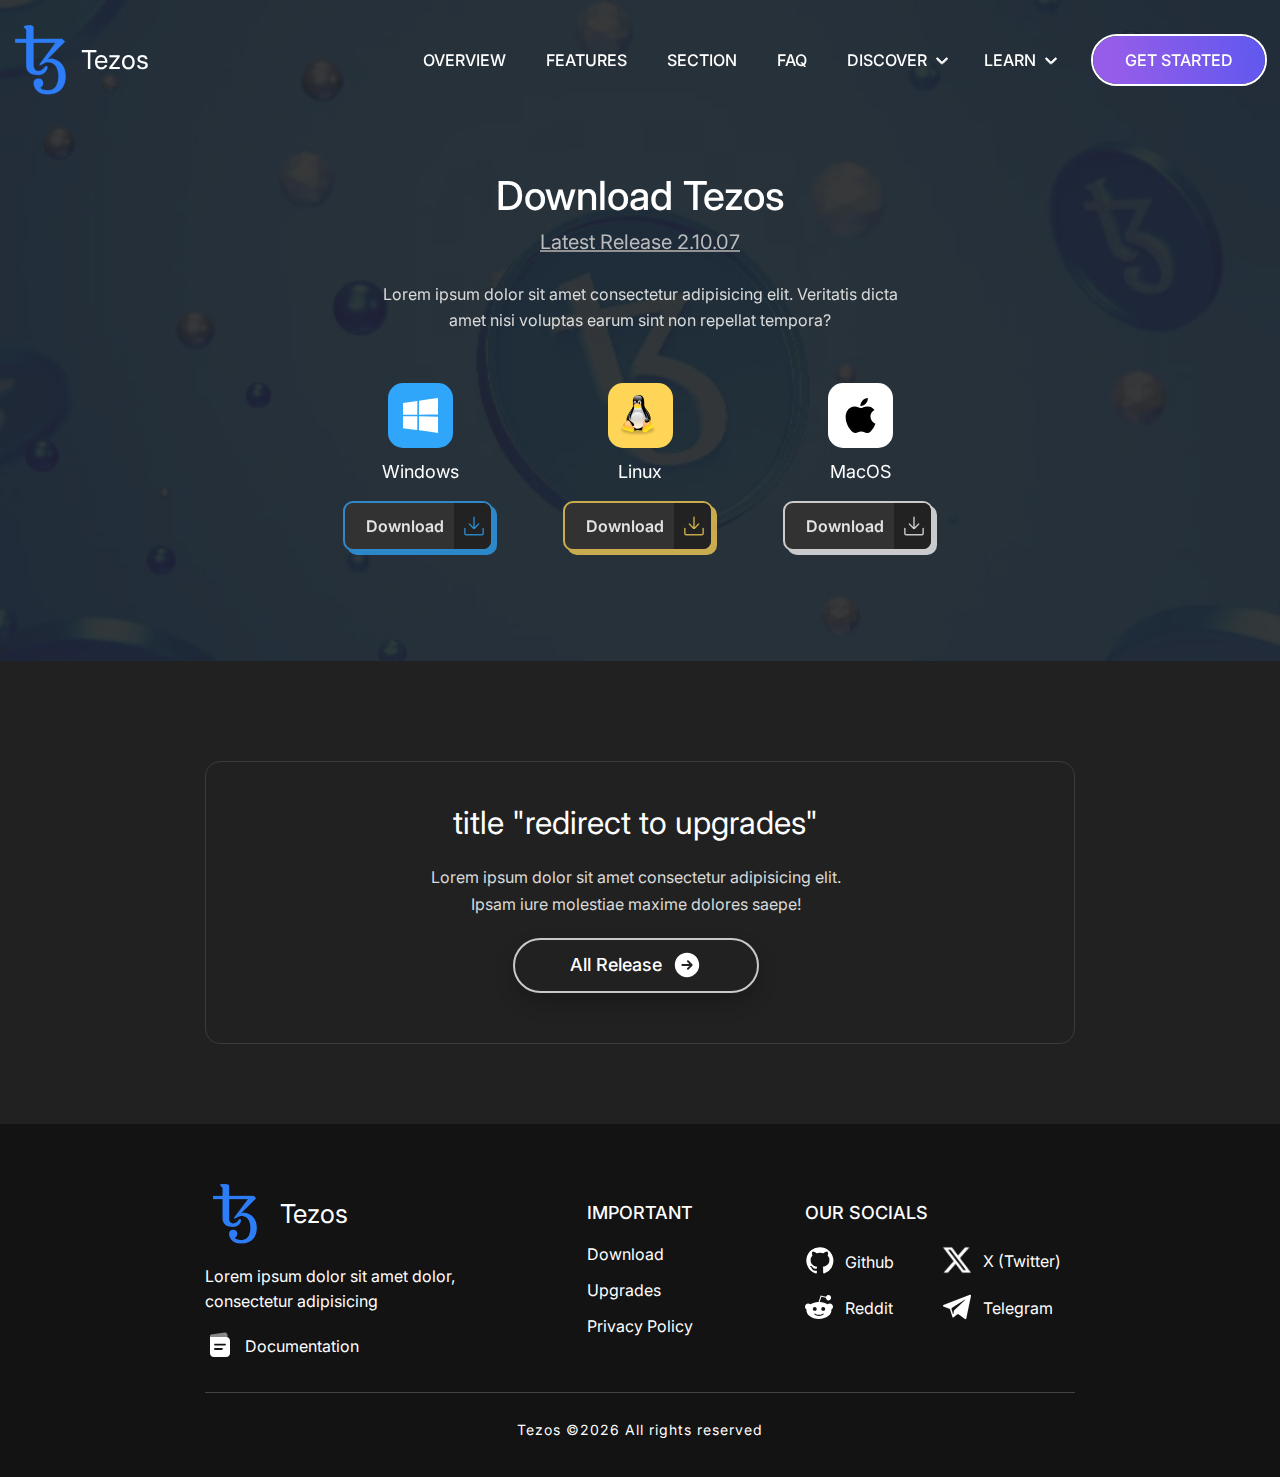
<file: download.html>
<!DOCTYPE html>
<html lang="en">

<head>
	<title>Download Tezos</title>
	<meta charset="UTF-8">
	<meta name="format-detection" content="telephone=no">
	<meta name="viewport" content="width=1230px, initial-scale=1.0">
	<meta name="author" content="tezos-example.netlify.app">
	<link rel="stylesheet" href="css/style.min.css?_v=20250328191059">
	<link rel="shortcut icon" type="image/x-icon" sizes="16x16" href="favicon.ico">
	<link rel="icon" type="image/webp" sizes="16x16" href="img/favicons/16x16.webp">
	<link rel="icon" type="image/webp" sizes="32x32" href="img/favicons/32x32.webp">
	<link rel="icon" type="image/webp" sizes="64x64" href="img/favicons/64x64.webp">
	<link rel="apple-touch-icon" sizes="180x180" href="img/favicons/180x180.webp">
	<link rel="icon" type="image/webp" sizes="400x400" href="img/favicons/400x400.webp">
	<link rel="canonical" href="https://tezos-example.netlify.app/download">
	<meta name="robots" content="follow, index, max-snippet:-1, max-image-preview:large">
	<meta name="description" content="Future description of the site">
	<meta name="keywords" content="">
	<meta property="og:site_name" content="tezos-example.netlify.app">
	<meta property="og:type" content="website">
	<meta property="og:url" content="https://tezos-example.netlify.app/download">
	<meta property="og:title" content="Download Tezos">
	<meta property="og:description" content="Future description of the site">
	<meta property="og:image" content="img/og_image/image.webp">
	<meta property="og:image:width" content="2500">
	<meta property="og:image:height" content="1400">
	<meta property="og:image:alt" content="Tezos image">
	<meta property="og:image:type" content="image/webp">
	<meta property="twitter:title" content="Download Tezos">
	<meta property="twitter:description" content="Future description of the site">
	<meta property="twitter:image" content="img/og_image/image.webp">
	<meta property="twitter:card" content="summary">
</head>

<body>
	<div class="wrapper">
		<header class="header">
			<div class="header__container">
				<a href="home" data-goto=".hero" class="header__logo logo">
					<img src="img/logo.webp" alt="logo">
					<span>Tezos</span>
				</a>
				<nav class="header__menu menu">
					<div class="menu__body">
						<ul class="menu__list">
							<li class="menu__item">
								<a href="home#overview" class="menu__link" data-goto=".overview" data-goto-header>Overview</a>
							</li>
							<li class="menu__item">
								<a href="home#features" class="menu__link" data-goto=".features" data-goto-header>Features</a>
							</li>
							<li class="menu__item">
								<a href="home#explore" class="menu__link" data-goto=".explore" data-goto-header>Section</a>
							</li>
							<li class="menu__item">
								<a href="home#faq" class="menu__link" data-goto=".faq" data-goto-header>FAQ</a>
							</li>
							<li class="menu__item menu__item--modified">
								<button type="button" class="menu__button-open" aria-label="Open a submenu">Discover</button>
								<ul class="menu__sub-list">
									<li class="menu__sub-item">
										<a href="docs" class="menu__sub-link">Documentation</a>
									</li>
									<li class="menu__sub-item">
										<a href="upgrades" class="menu__sub-link">Upgrades Timeline</a>
									</li>
									<li class="menu__sub-item">
										<a href="smart-rollups" class="menu__sub-link">Smart Rollups</a>
									</li>
								</ul>
							</li>
							<li class="menu__item menu__item--modified">
								<button type="button" class="menu__button-open" aria-label="Open a submenu">Learn</button>
								<ul class="menu__sub-list">
									<li class="menu__sub-item">
										<a href="about" class="menu__sub-link">Tezos Introduction</a>
									</li>
									<li class="menu__sub-item">
										<a href="how-to-use" class="menu__sub-link">How to use tezos?</a>
									</li>
									<li class="menu__sub-item">
										<a href="https://tezos.com/whitepaper.pdf" class="menu__sub-link">White paper</a>
									</li>
								</ul>
							</li>
							<li class="menu__item menu__item--button">
								<a href="download" class="menu__link menu__link--button">Get started</a>
							</li>
						</ul>
					</div>
				</nav>
			</div>
			<div class="progress-bar"></div>
		</header>
		<main class="page">
			<section class="download">
				<div class="download__container">
					<h1 class="download__title title">Download Tezos</h1>
					<a href="upgrades#last-release" class="download__subtitle">Latest Release 2.10.07</a>
					<div class="download__text text">
						<p>Lorem ipsum dolor sit amet consectetur adipisicing elit. Veritatis dicta amet nisi voluptas earum sint non repellat tempora?</p>
					</div>
					<div class="download__items">
						<div class="download__item item-download">
							<img src="img/download/windows.svg" alt="Windows icon" class="item-download__icon item-download__icon--windows">
							<div class="item-download__os">Windows</div>
							<a href="#" download class="item-download-btn item-download-btn--windows">
								<span class="item-download-btn__text">Download</span>
								<span class="item-download-btn__icon"><svg class="svg" data-name="Layer 2" id="bdd05811-e15d-428c-bb53-8661459f9307" viewBox="0 0 35 35" xmlns="http://www.w3.org/2000/svg">
										<path d="M17.5,22.131a1.249,1.249,0,0,1-1.25-1.25V2.187a1.25,1.25,0,0,1,2.5,0V20.881A1.25,1.25,0,0,1,17.5,22.131Z"></path>
										<path d="M17.5,22.693a3.189,3.189,0,0,1-2.262-.936L8.487,15.006a1.249,1.249,0,0,1,1.767-1.767l6.751,6.751a.7.7,0,0,0,.99,0l6.751-6.751a1.25,1.25,0,0,1,1.768,1.767l-6.752,6.751A3.191,3.191,0,0,1,17.5,22.693Z"></path>
										<path d="M31.436,34.063H3.564A3.318,3.318,0,0,1,.25,30.749V22.011a1.25,1.25,0,0,1,2.5,0v8.738a.815.815,0,0,0,.814.814H31.436a.815.815,0,0,0,.814-.814V22.011a1.25,1.25,0,1,1,2.5,0v8.738A3.318,3.318,0,0,1,31.436,34.063Z"></path>
									</svg>
								</span>
							</a>
						</div>
						<div class="download__item item-download">
							<img src="img/download/linux.svg" alt="Linux icon" class="item-download__icon item-download__icon--linux">
							<div class="item-download__os">Linux</div>
							<a href="#" download class="item-download-btn item-download-btn--linux">
								<span class="item-download-btn__text">Download</span>
								<span class="item-download-btn__icon"><svg class="svg" data-name="Layer 2" id="bdd05811-e15d-428c-bb53-8661459f9307" viewBox="0 0 35 35" xmlns="http://www.w3.org/2000/svg">
										<path d="M17.5,22.131a1.249,1.249,0,0,1-1.25-1.25V2.187a1.25,1.25,0,0,1,2.5,0V20.881A1.25,1.25,0,0,1,17.5,22.131Z"></path>
										<path d="M17.5,22.693a3.189,3.189,0,0,1-2.262-.936L8.487,15.006a1.249,1.249,0,0,1,1.767-1.767l6.751,6.751a.7.7,0,0,0,.99,0l6.751-6.751a1.25,1.25,0,0,1,1.768,1.767l-6.752,6.751A3.191,3.191,0,0,1,17.5,22.693Z"></path>
										<path d="M31.436,34.063H3.564A3.318,3.318,0,0,1,.25,30.749V22.011a1.25,1.25,0,0,1,2.5,0v8.738a.815.815,0,0,0,.814.814H31.436a.815.815,0,0,0,.814-.814V22.011a1.25,1.25,0,1,1,2.5,0v8.738A3.318,3.318,0,0,1,31.436,34.063Z"></path>
									</svg>
								</span>
							</a>
						</div>
						<div class="download__item item-download">
							<img src="img/download/macos.svg" alt="MacOS icon" class="item-download__icon item-download__icon--macos">
							<div class="item-download__os">MacOS</div>
							<a href="#" download class="item-download-btn item-download-btn--macos">
								<span class="item-download-btn__text">Download</span>
								<span class="item-download-btn__icon"><svg class="svg" data-name="Layer 2" id="bdd05811-e15d-428c-bb53-8661459f9307" viewBox="0 0 35 35" xmlns="http://www.w3.org/2000/svg">
										<path d="M17.5,22.131a1.249,1.249,0,0,1-1.25-1.25V2.187a1.25,1.25,0,0,1,2.5,0V20.881A1.25,1.25,0,0,1,17.5,22.131Z"></path>
										<path d="M17.5,22.693a3.189,3.189,0,0,1-2.262-.936L8.487,15.006a1.249,1.249,0,0,1,1.767-1.767l6.751,6.751a.7.7,0,0,0,.99,0l6.751-6.751a1.25,1.25,0,0,1,1.768,1.767l-6.752,6.751A3.191,3.191,0,0,1,17.5,22.693Z"></path>
										<path d="M31.436,34.063H3.564A3.318,3.318,0,0,1,.25,30.749V22.011a1.25,1.25,0,0,1,2.5,0v8.738a.815.815,0,0,0,.814.814H31.436a.815.815,0,0,0,.814-.814V22.011a1.25,1.25,0,1,1,2.5,0v8.738A3.318,3.318,0,0,1,31.436,34.063Z"></path>
									</svg>
								</span>
							</a>
						</div>
					</div>
				</div>
				<div class="download__bg-image">
					<img src="img/download/bg.webp" alt="Background image" itemprop="image">
				</div>
			</section>
			<section class="download-redirect" id="upgrades">
				<div class="download-redirect__container">
					<article class="download-redirect__article article article--center" itemscope="" itemtype="https://schema.org/Article">
						<h3 class="article__title title--fz32" itemprop="headline">title "redirect to upgrades"</h3>
						<div class="article__text" itemprop="description">
							<p>Lorem ipsum dolor sit amet consectetur adipisicing elit. <br>Ipsam iure molestiae maxime dolores saepe!</p>
						</div>
						<a href="docs" class="explore__button button-arrow">
							<span>All Release</span>
							<svg class="button-arrow__icon" viewBox="0 0 24 24" fill="currentColor">
								<path fill-rule="evenodd" d="M12 2.25c-5.385 0-9.75 4.365-9.75 9.75s4.365 9.75 9.75 9.75 9.75-4.365 9.75-9.75S17.385 2.25 12 2.25zm4.28 10.28a.75.75 0 000-1.06l-3-3a.75.75 0 10-1.06 1.06l1.72 1.72H8.25a.75.75 0 000 1.5h5.69l-1.72 1.72a.75.75 0 101.06 1.06l3-3z" clip-rule="evenodd"></path>
							</svg>
						</a>
					</article>
				</div>
			</section>
			<button class="scroll-up" id="scroll-up" aria-label="Scroll up button">
				<div class="scroll-up__box">
					<span class="scroll-up__elem">
						<svg viewBox="0 0 46 40" xmlns="http://www.w3.org/2000/svg">
							<path d="M46 20.038c0-.7-.3-1.5-.8-2.1l-16-17c-1.1-1-3.2-1.4-4.4-.3-1.2 1.1-1.2 3.3 0 4.4l11.3 11.9H3c-1.7 0-3 1.3-3 3s1.3 3 3 3h33.1l-11.3 11.9c-1 1-1.2 3.3 0 4.4 1.2 1.1 3.3.8 4.4-.3l16-17c.5-.5.8-1.1.8-1.9z"></path>
						</svg>
					</span>
					<span class="scroll-up__elem">
						<svg viewBox="0 0 46 40">
							<path d="M46 20.038c0-.7-.3-1.5-.8-2.1l-16-17c-1.1-1-3.2-1.4-4.4-.3-1.2 1.1-1.2 3.3 0 4.4l11.3 11.9H3c-1.7 0-3 1.3-3 3s1.3 3 3 3h33.1l-11.3 11.9c-1 1-1.2 3.3 0 4.4 1.2 1.1 3.3.8 4.4-.3l16-17c.5-.5.8-1.1.8-1.9z"></path>
						</svg>
					</span>
				</div>
			</button>
		</main>
		<footer class="footer">
			<div class="footer__container">
				<div class="footer__body body-footer">
					<div class="body-footer__column">
						<a href="home" data-goto=".hero" class="body-footer__logo logo">
							<img src="img/logo.webp" alt="logo">
							<span>Tezos</span>
						</a>
						<div class="body-footer__text text">
							<p>Lorem ipsum dolor sit amet dolor, consectetur adipisicing</p>
						</div>
						<a href="docs" class="contacts-footer__link contacts-footer__link_docs">Documentation</a>
					</div>
					<div class="body-footer__column body-footer__column_full">
						<nav class="body-footer__menu menu-footer">
							<div class="menu-footer__column">
								<div class="menu-footer__title">Important</div>
								<ul class="menu-footer__list">

									<li class="menu-footer__item">
										<a href="download" class="menu-footer__link">Download</a>
									</li>
									<li class="menu-footer__item">
										<a href="download#upgrades" class="menu-footer__link">Upgrades</a>
									</li>
									<li class="menu-footer__item">
										<a href="privacy-policy" class="menu-footer__link">Privacy Policy</a>
									</li>
								</ul>
							</div>
						</nav>
					</div>
					<div class="body-footer__column">
						<div class="body-footer__social social-footer">
							<div class="social-footer__title">Our socials</div>
							<ul class="body-footer__contacts contacts-footer">
								<li class="contacts-footer__item">
									<a href="#" target="_blank" class="contacts-footer__link contacts-footer__link_github">Github</a>
								</li>
								<li class="contacts-footer__item">
									<a href="#" target="_blank" class="contacts-footer__link contacts-footer__link_x">X (Twitter)</a>
								</li>
								<li class="contacts-footer__item">
									<a href="#" target="_blank" class="contacts-footer__link contacts-footer__link_reddit">Reddit</a>
								</li>
								<li class="contacts-footer__item">
									<a href="#" target="_blank" class="contacts-footer__link contacts-footer__link_telegram">Telegram</a>
								</li>
							</ul>
						</div>
					</div>
				</div>
				<div class="footer__bottom">
					<div class="footer__copy">Tezos ©<span id="year"></span> All rights reserved</div>
				</div>
			</div>
		</footer>
	</div>
	<script src="js/app.min.js?_v=20250328191059"></script>
</body>

</html>
</file>
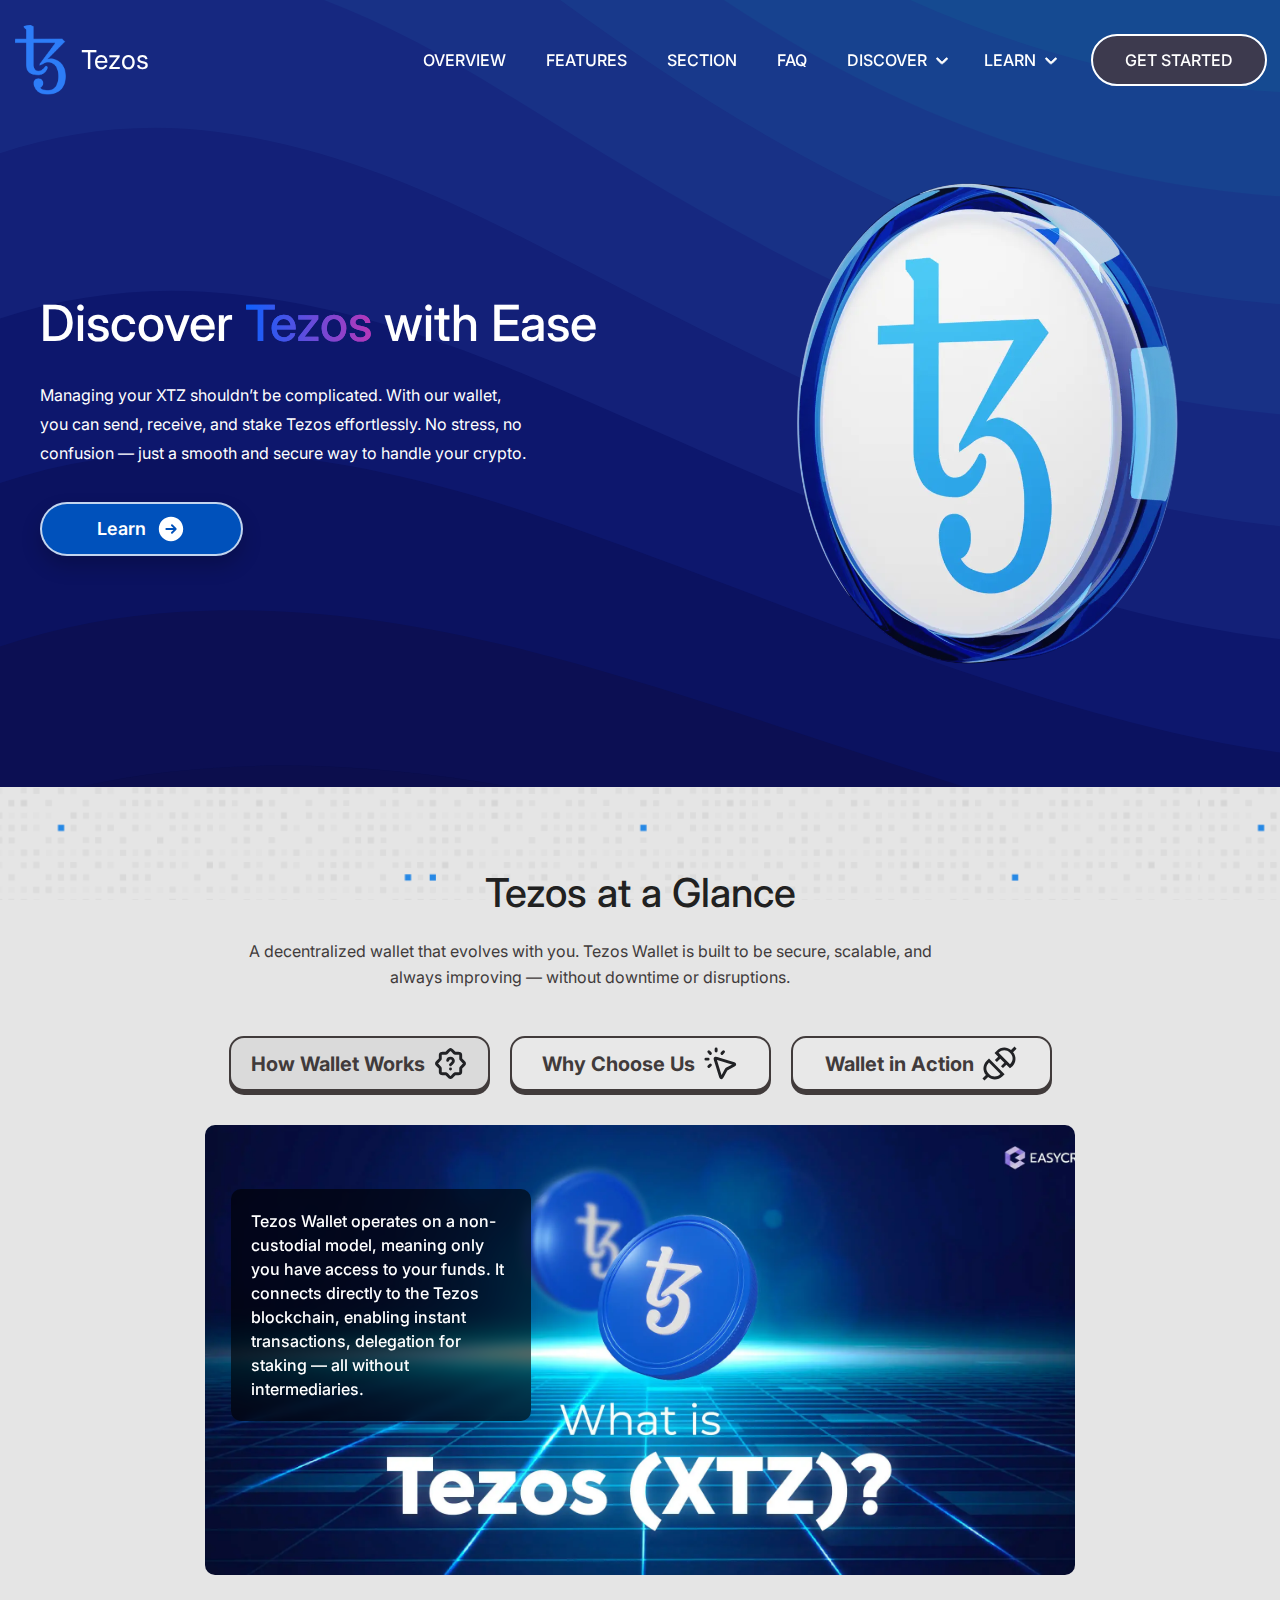
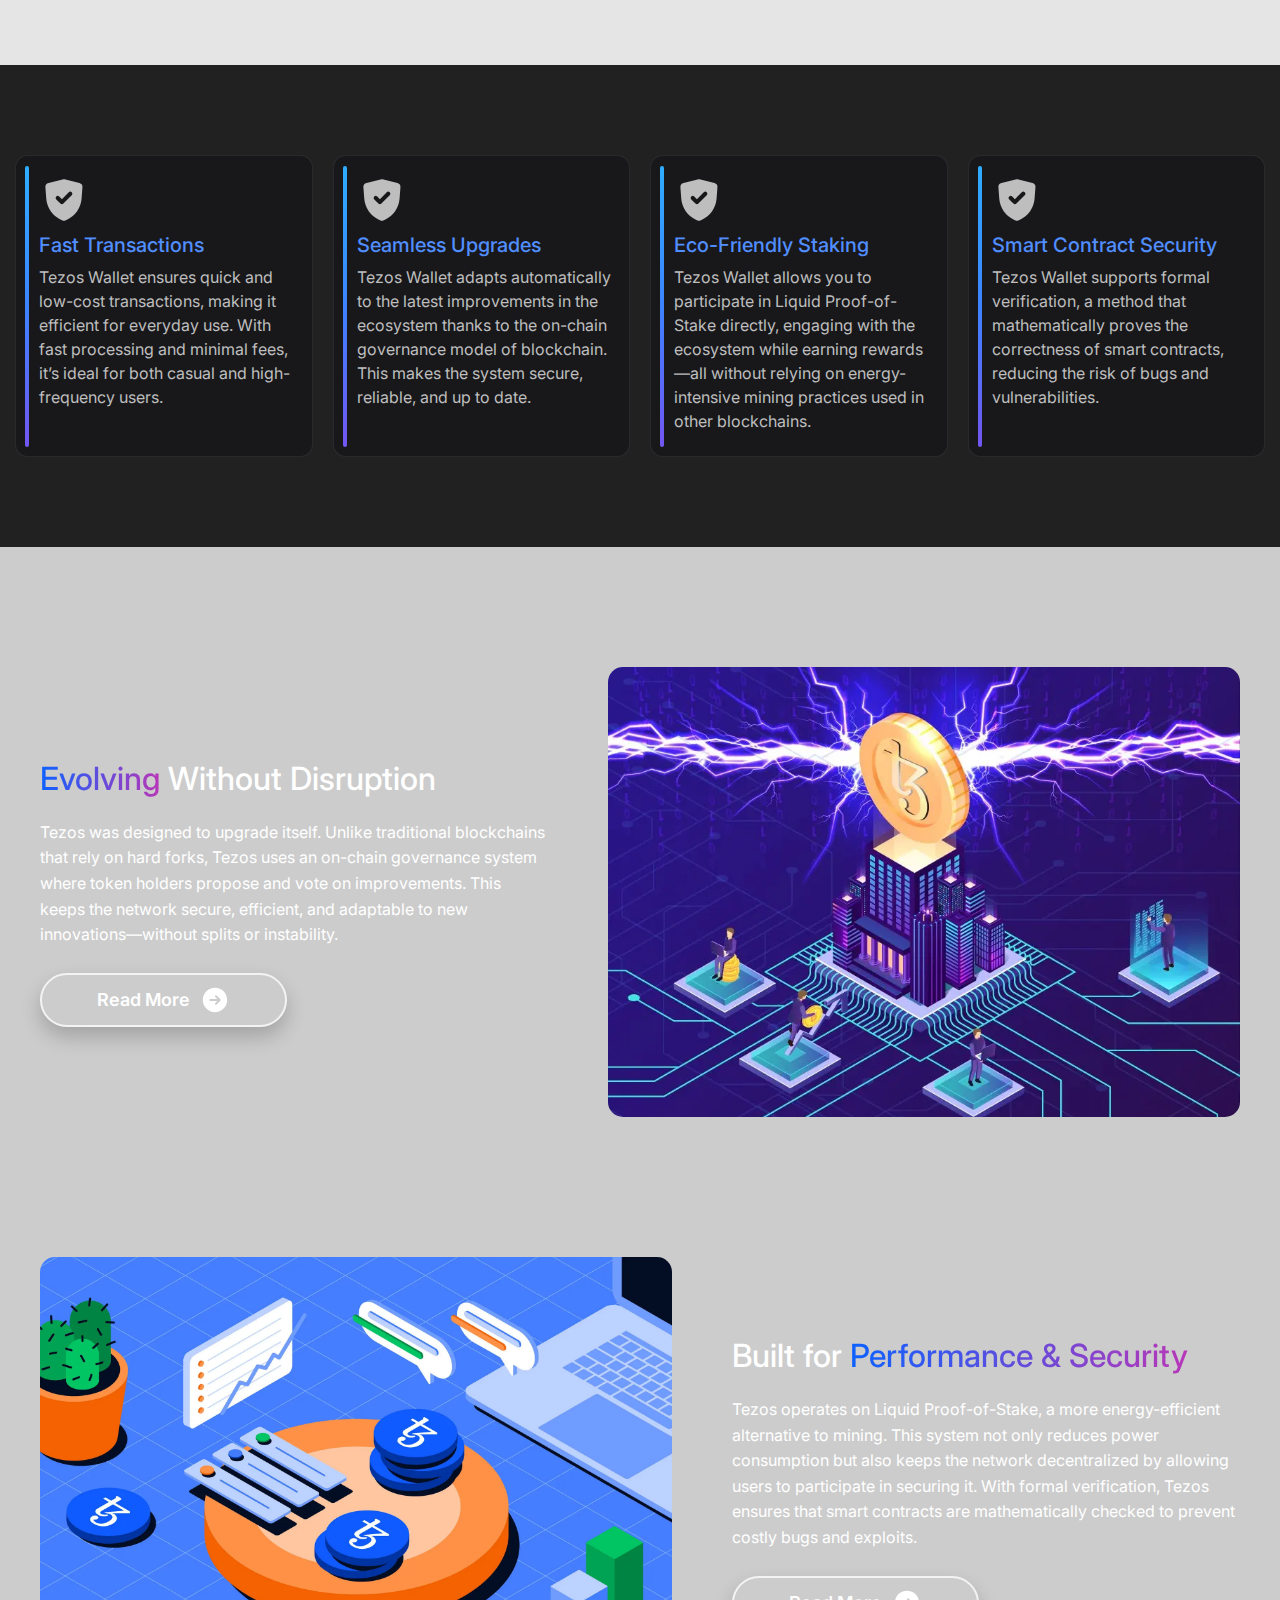
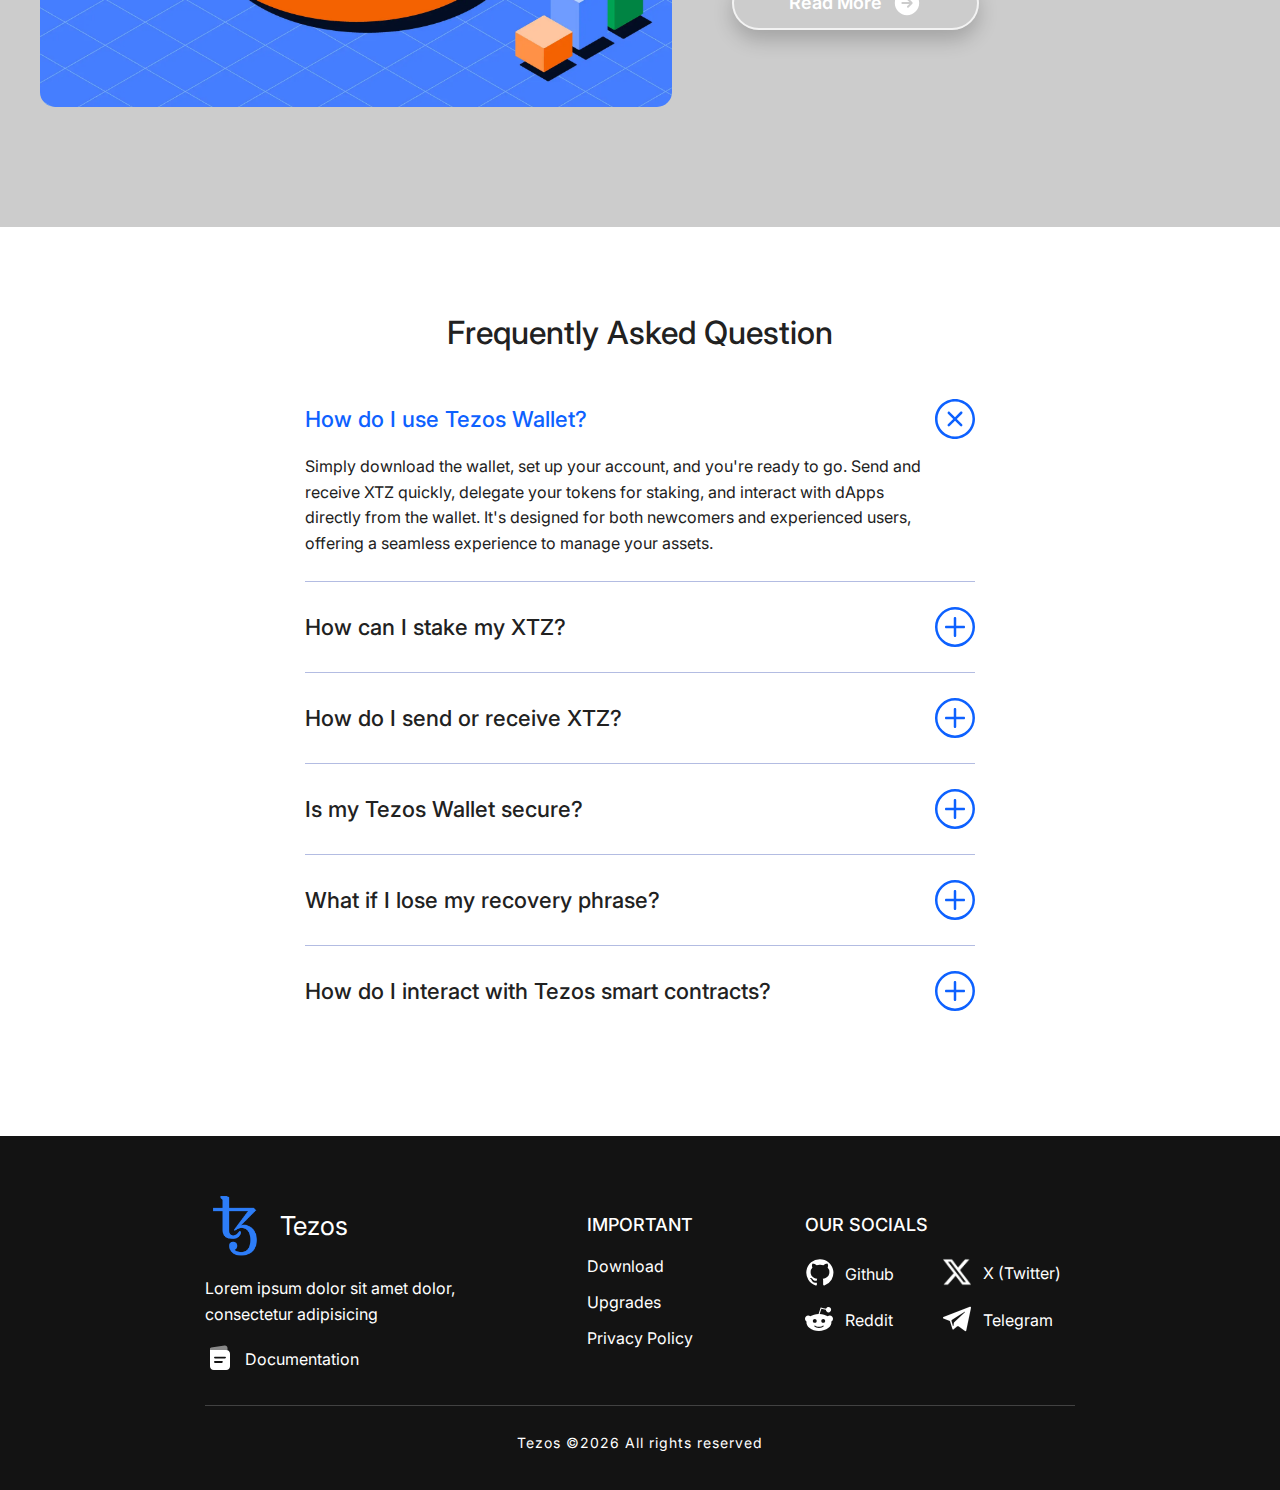
<file: home.html>
<!DOCTYPE html>
<html lang="en">

<head>
	<title>Tezos Home page</title>
	<meta charset="UTF-8">
	<meta name="format-detection" content="telephone=no">
	<meta name="viewport" content="width=1230px, initial-scale=1.0">
	<meta name="author" content="tezos-example.netlify.app">
	<link rel="stylesheet" href="css/style.min.css?_v=20250328191059">
	<link rel="shortcut icon" type="image/x-icon" sizes="16x16" href="favicon.ico">
	<link rel="icon" type="image/webp" sizes="16x16" href="img/favicons/16x16.webp">
	<link rel="icon" type="image/webp" sizes="32x32" href="img/favicons/32x32.webp">
	<link rel="icon" type="image/webp" sizes="64x64" href="img/favicons/64x64.webp">
	<link rel="apple-touch-icon" sizes="180x180" href="img/favicons/180x180.webp">
	<link rel="icon" type="image/webp" sizes="400x400" href="img/favicons/400x400.webp">
	<link rel="canonical" href="https://tezos-example.netlify.app/home">
	<meta name="robots" content="follow, index, max-snippet:-1, max-image-preview:large">
	<meta name="description" content="Future description of the site">
	<meta name="keywords" content="">
	<meta property="og:site_name" content="tezos-example.netlify.app">
	<meta property="og:type" content="website">
	<meta property="og:url" content="https://tezos-example.netlify.app/home">
	<meta property="og:title" content="Tezos Home page">
	<meta property="og:description" content="Future description of the site">
	<meta property="og:image" content="img/og_image/image.webp">
	<meta property="og:image:width" content="2500">
	<meta property="og:image:height" content="1400">
	<meta property="og:image:alt" content="Tezos image">
	<meta property="og:image:type" content="image/webp">
	<meta property="twitter:title" content="Tezos Home page">
	<meta property="twitter:description" content="Future description of the site">
	<meta property="twitter:image" content="img/og_image/image.webp">
	<meta property="twitter:card" content="summary">
</head>

<body>
	<div class="wrapper">
		<header class="header">
			<div class="header__container">
				<a href="home" data-goto=".hero" class="header__logo logo">
					<img src="img/logo.webp" alt="logo">
					<span>Tezos</span>
				</a>
				<nav class="header__menu menu">
					<div class="menu__body">
						<ul class="menu__list">
							<li class="menu__item">
								<a href="home#overview" class="menu__link" data-goto=".overview" data-goto-header>Overview</a>
							</li>
							<li class="menu__item">
								<a href="home#features" class="menu__link" data-goto=".features" data-goto-header>Features</a>
							</li>
							<li class="menu__item">
								<a href="home#explore" class="menu__link" data-goto=".explore" data-goto-header>Section</a>
							</li>
							<li class="menu__item">
								<a href="home#faq" class="menu__link" data-goto=".faq" data-goto-header>FAQ</a>
							</li>
							<li class="menu__item menu__item--modified">
								<button type="button" class="menu__button-open" aria-label="Open a submenu">Discover</button>
								<ul class="menu__sub-list">
									<li class="menu__sub-item">
										<a href="docs" class="menu__sub-link">Documentation</a>
									</li>
									<li class="menu__sub-item">
										<a href="upgrades" class="menu__sub-link">Upgrades Timeline</a>
									</li>
									<li class="menu__sub-item">
										<a href="smart-rollups" class="menu__sub-link">Smart Rollups</a>
									</li>
								</ul>
							</li>
							<li class="menu__item menu__item--modified">
								<button type="button" class="menu__button-open" aria-label="Open a submenu">Learn</button>
								<ul class="menu__sub-list">
									<li class="menu__sub-item">
										<a href="about" class="menu__sub-link">Tezos Introduction</a>
									</li>
									<li class="menu__sub-item">
										<a href="how-to-use" class="menu__sub-link">How to use tezos?</a>
									</li>
									<li class="menu__sub-item">
										<a href="https://tezos.com/whitepaper.pdf" class="menu__sub-link">White paper</a>
									</li>
								</ul>
							</li>
							<li class="menu__item menu__item--button">
								<a href="download" class="menu__link menu__link--button">Get started</a>
							</li>
						</ul>
					</div>
				</nav>
			</div>
			<div class="progress-bar"></div>
		</header>
		<main class="page">
			<section class="hero" itemscope itemtype="https://schema.org/Article">
				<div class="hero__container">
					<div class="hero__content">
						<h1 class="hero__title" itemprop="headline">
							Discover
							<span itemprop="author" itemscope itemtype="https://schema.org/Organization">
								<a itemprop="url" href="https://tezos-example.netlify.app/home">
									<span itemprop="name">Tezos</span>
								</a>
							</span>with Ease
						</h1>
						<div class="hero__text" itemprop="description">
							<p>Managing your XTZ shouldn’t be complicated. With our wallet, you can send, receive, and stake Tezos effortlessly. No stress, no confusion — just a smooth and secure way to handle your crypto.</p>
						</div>
						<a href="about" class="hero__button button-arrow">
							Learn
							<svg class="button-arrow__icon" viewBox="0 0 24 24" fill="currentColor">
								<path fill-rule="evenodd" d="M12 2.25c-5.385 0-9.75 4.365-9.75 9.75s4.365 9.75 9.75 9.75 9.75-4.365 9.75-9.75S17.385 2.25 12 2.25zm4.28 10.28a.75.75 0 000-1.06l-3-3a.75.75 0 10-1.06 1.06l1.72 1.72H8.25a.75.75 0 000 1.5h5.69l-1.72 1.72a.75.75 0 101.06 1.06l3-3z" clip-rule="evenodd"></path>
							</svg>
						</a>
					</div>
					<div class="hero__image" data-prlx-mouse data-prlx-cx="333" data-prlx-cy="333">
						<img src="img/hero/image.webp" alt="Tezos image" itemprop="image">
					</div>
				</div>
			</section>
			<section class="overview" data-watch="navigator" itemscope itemtype="https://schema.org/Article">
				<div class="overview__container">
					<div class="overview__header">
						<h2 class="overview__title title" itemprop="headline">Tezos at a Glance</h2>
						<div class="overview__text text" itemprop="description">
							A decentralized wallet that evolves with you. Tezos Wallet is built to be secure, scalable, and always improving — without downtime or disruptions.
						</div>
					</div>
					<div data-tabs class="tabs">
						<nav data-tabs-titles class="tabs__navigation">
							<button class="tabs__header _tab-active" type="button" title="Click to read" tabindex="0" aria-label="Сlick to switch information">
								<h4 class="tabs__title">
									<span>How Wallet Works</span> <img src="img/overview/icons/01.svg" alt="icon">
								</h4>
							</button>
							<button class="tabs__header" type="button" title="Click to read" tabindex="0" aria-label="Сlick to switch information">
								<h4 class="tabs__title">
									<span>Why Choose Us</span> <img src="img/overview/icons/02.svg" alt="icon">
								</h4>
							</button>
							<button class="tabs__header" type="button" title="Click to read" tabindex="0" aria-label="Сlick to switch information">
								<h4 class="tabs__title">
									<span>Wallet in Action</span> <img src="img/overview/icons/03.svg" alt="icon">
								</h4>
							</button>
						</nav>
						<div data-tabs-body class="tabs__content">
							<div class="tabs__body">
								<img src="img/overview/01.webp" alt="Secure Image" itemprop="image">
								<div class="tabs__text">
									<p>Tezos Wallet operates on a non-custodial model, meaning only you have access to your funds. It connects directly to the Tezos blockchain, enabling instant transactions, delegation for staking — all without intermediaries.</p>
								</div>
							</div>
							<div class="tabs__body">
								<img src="img/overview/02.webp" alt="Private Image" itemprop="image">
								<div class="tabs__text">
									<p>Our wallet is designed for those who value security, efficiency, and ease of use. With support for on-chain governance, low fees, and seamless blockchain upgrades, it ensures a future-proof experience for managing your Tezos assets.</p>
								</div>
							</div>
							<div class="tabs__body">
								<img src="img/overview/03.webp" alt="Simple Image" itemprop="image">
								<div class="tabs__text">
									<p>Send and receive XTZ in seconds, participate in staking to earn rewards, or interact with Tezos-based applications. Whether you're a casual user or an active participant in the network, the wallet adapts to your needs.</p>
								</div>
							</div>
						</div>
					</div>
				</div>
			</section>
			<section class="features" data-watch="navigator">
				<div class="features__container">
					<div class="features__items">
						<div class="features__item card">
							<div class="card__glow"></div>
							<div class="card__border-glow"></div>
							<img src="img/features/01.svg" alt="icon" class="card__icon">
							<h4 class="card__title">Fast Transactions</h4>
							<div class="card__text">
								<p>Tezos Wallet ensures quick and low-cost transactions, making it efficient for everyday use. With fast processing and minimal fees, it’s ideal for both casual and high-frequency users.</p>
							</div>
						</div>
						<div class="features__item card">
							<div class="card__glow"></div>
							<div class="card__border-glow"></div>
							<img src="img/features/01.svg" alt="icon" class="card__icon">
							<h4 class="card__title">Seamless Upgrades</h4>
							<div class="card__text">
								<p>Tezos Wallet adapts automatically to the latest improvements in the ecosystem thanks to the on-chain governance model of blockchain. This makes the system secure, reliable, and up to date.</p>
							</div>
						</div>
						<div class="features__item card">
							<div class="card__glow"></div>
							<div class="card__border-glow"></div>
							<img src="img/features/01.svg" alt="icon" class="card__icon">
							<h4 class="card__title">Eco-Friendly Staking</h4>
							<div class="card__text">
								<p>Tezos Wallet allows you to participate in Liquid Proof-of-Stake directly, engaging with the ecosystem while earning rewards—all without relying on energy-intensive mining practices used in other blockchains.</p>
							</div>
						</div>
						<div class="features__item card">
							<div class="card__glow"></div>
							<div class="card__border-glow"></div>
							<img src="img/features/01.svg" alt="icon" class="card__icon">
							<h4 class="card__title">Smart Contract Security</h4>
							<div class="card__text">
								<p>Tezos Wallet supports formal verification, a method that mathematically proves the correctness of smart contracts, reducing the risk of bugs and vulnerabilities.</p>
							</div>
						</div>
					</div>
				</div>
			</section>
			<div class="explore" data-watch="navigator">
				<article class="explore__article" itemscope itemtype="https://schema.org/Article">
					<div class="explore__container explore__container--01">
						<div class="explore__content">
							<h2 class="explore__title title title--fz32" itemprop="headline"><span>Evolving</span> Without Disruption</h2>
							<div class="explore__text text" itemprop="description">
								<p>
									Tezos was designed to upgrade itself. Unlike traditional blockchains that rely on hard forks, Tezos uses an on-chain governance system where token holders propose and vote on improvements. This keeps the network secure, efficient, and adaptable to new innovations—without splits or instability.
								</p>
							</div>
							<a href="docs" class="explore__button button-arrow">
								<span>Read More</span>
								<svg class="button-arrow__icon" viewBox="0 0 24 24" fill="currentColor">
									<path fill-rule="evenodd" d="M12 2.25c-5.385 0-9.75 4.365-9.75 9.75s4.365 9.75 9.75 9.75 9.75-4.365 9.75-9.75S17.385 2.25 12 2.25zm4.28 10.28a.75.75 0 000-1.06l-3-3a.75.75 0 10-1.06 1.06l1.72 1.72H8.25a.75.75 0 000 1.5h5.69l-1.72 1.72a.75.75 0 101.06 1.06l3-3z" clip-rule="evenodd"></path>
								</svg>
							</a>
						</div>
						<div class="explore__image">
							<img src="img/explore/image-01.webp" alt="Image" itemprop="image">
						</div>
					</div>
				</article>
				<article class="explore__article" itemscope itemtype="https://schema.org/Article">
					<div class="explore__container explore__container--02">
						<div class="explore__image">
							<img src="img/explore/image-02.webp" alt="Image" itemprop="image">
						</div>
						<div class="explore__content">
							<h2 class="explore__title title title--fz32" itemprop="headline">Built for <span>Performance & Security</span></h2>
							<div class="explore__text text" itemprop="description">
								<p>
									Tezos operates on Liquid Proof-of-Stake, a more energy-efficient alternative to mining. This system not only reduces power consumption but also keeps the network decentralized by allowing users to participate in securing it. With formal verification, Tezos ensures that smart contracts are mathematically checked to prevent costly bugs and exploits.
								</p>
							</div>
							<a href="privacy-policy" class="explore__button button-arrow">
								<span>Read More</span>
								<svg class="button-arrow__icon" viewBox="0 0 24 24" fill="currentColor">
									<path fill-rule="evenodd" d="M12 2.25c-5.385 0-9.75 4.365-9.75 9.75s4.365 9.75 9.75 9.75 9.75-4.365 9.75-9.75S17.385 2.25 12 2.25zm4.28 10.28a.75.75 0 000-1.06l-3-3a.75.75 0 10-1.06 1.06l1.72 1.72H8.25a.75.75 0 000 1.5h5.69l-1.72 1.72a.75.75 0 101.06 1.06l3-3z" clip-rule="evenodd"></path>
								</svg>
							</a>
						</div>
					</div>
				</article>
			</div>
			<!-- <div class="cta">
				<div class="cta__container">
					<a href="home" data-goto=".hero" class="cta__logo logo">
						<img src="img/logo.webp" alt="logo">
						<span>Tezos</span>
					</a>
					<div class="cta__actions">
						<a href="#" class="cta__link" data-tippy-content="Documentation">
							<img src="img/icons/document-white.svg" alt="Document icon">
						</a>
						<a href="#" class="cta__link" data-tippy-content="Github">
							<img src="img/socials/github.svg" alt="Github icon">
						</a>
						<a href="#" class="cta__link" data-tippy-content="X (Twitter)">
							<img src="img/socials/x.webp" alt="X (Twitter) icon">
						</a>
						<a href="#" class="cta__link" data-tippy-content="Reddit">
							<img src="img/socials/reddit.svg" alt="Reddit icon">
						</a>
					</div>
				</div>
			</div> -->
			<section class="faq" data-watch="navigator" itemscope itemtype="https://schema.org/FAQPage">
				<div class="faq__container">
					<h2 class="faq__title title title--fz32" itemprop="headline">Frequently Asked Question</h2>
					<div data-spollers data-one-spoller data-spollers-speed="400" class="faq__spollers spollers-faq">
						<details class="spollers-faq__item" data-open itemscope itemprop="mainEntity" itemtype="https://schema.org/Question">
							<summary class="spollers-faq__title" itemprop="name">How do I use Tezos Wallet?</summary>
							<div class="spollers-faq__body" itemscope itemprop="acceptedAnswer" itemtype="https://schema.org/Answer">
								<div itemprop="text">
									<p>Simply download the wallet, set up your account, and you're ready to go. Send and receive XTZ quickly, delegate your tokens for staking, and interact with dApps directly from the wallet. It's designed for both newcomers and experienced users, offering a seamless experience to manage your assets.</p>
								</div>
							</div>
						</details>
						<details class="spollers-faq__item" itemscope itemprop="mainEntity" itemtype="https://schema.org/Question">
							<summary class="spollers-faq__title" itemprop="name">How can I stake my XTZ?</summary>
							<div class="spollers-faq__body" itemscope itemprop="acceptedAnswer" itemtype="https://schema.org/Answer">
								<div itemprop="text">
									<p>Staking in Tezos is simple. You can delegate your XTZ to a validator (also known as a baker) within the wallet. This allows you to earn rewards without needing to run a validator yourself. Choose a baker, stake your XTZ, and start earning rewards.</p>
								</div>
							</div>
						</details>
						<details class="spollers-faq__item" itemscope itemprop="mainEntity" itemtype="https://schema.org/Question">
							<summary class="spollers-faq__title" itemprop="name">How do I send or receive XTZ?</summary>
							<div class="spollers-faq__body" itemscope itemprop="acceptedAnswer" itemtype="https://schema.org/Answer">
								<div itemprop="text">
									<p>To send XTZ, just enter the recipient’s address, specify the amount, and confirm the transaction. For receiving XTZ, provide your wallet address to the sender, and the funds will be transferred to your account.</p>
								</div>
							</div>
						</details>
						<details class="spollers-faq__item" itemscope itemprop="mainEntity" itemtype="https://schema.org/Question">
							<summary class="spollers-faq__title" itemprop="name">Is my Tezos Wallet secure?</summary>
							<div class="spollers-faq__body" itemscope itemprop="acceptedAnswer" itemtype="https://schema.org/Answer">
								<div itemprop="text">
									<p>Yes, your Wallet is secure. It synchronizes directly with the Tezos blockchain to ensure all transactions and data are up to date and protected. To further secure your wallet, make sure to use a strong password.</p>
								</div>
							</div>
						</details>
						<details class="spollers-faq__item" itemscope itemprop="mainEntity" itemtype="https://schema.org/Question">
							<summary class="spollers-faq__title" itemprop="name">What if I lose my recovery phrase?</summary>
							<div class="spollers-faq__body" itemscope itemprop="acceptedAnswer" itemtype="https://schema.org/Answer">
								<div itemprop="text">
									<p>If you lose your recovery phrase, you won’t be able to recover access to your wallet or funds. It’s crucial to store your recovery phrase in a safe place, separate from your device, to prevent loss.</p>
								</div>
							</div>
						</details>
						<details class="spollers-faq__item" itemscope itemprop="mainEntity" itemtype="https://schema.org/Question">
							<summary class="spollers-faq__title" itemprop="name">How do I interact with Tezos smart contracts?</summary>
							<div class="spollers-faq__body" itemscope itemprop="acceptedAnswer" itemtype="https://schema.org/Answer">
								<div itemprop="text">
									<p>To view your wallet history and transaction details, open your Tezos Wallet and navigate to the "Transactions" or "History" section. There, you’ll find a list of all past transactions, including both incoming and outgoing transfers. You can check details such as transaction amounts, addresses, and timestamps for full transparency and tracking.</p>
								</div>
							</div>
						</details>
					</div>
				</div>
			</section>
			<button class="scroll-up" id="scroll-up" aria-label="Scroll up button">
				<div class="scroll-up__box">
					<span class="scroll-up__elem">
						<svg viewBox="0 0 46 40" xmlns="http://www.w3.org/2000/svg">
							<path d="M46 20.038c0-.7-.3-1.5-.8-2.1l-16-17c-1.1-1-3.2-1.4-4.4-.3-1.2 1.1-1.2 3.3 0 4.4l11.3 11.9H3c-1.7 0-3 1.3-3 3s1.3 3 3 3h33.1l-11.3 11.9c-1 1-1.2 3.3 0 4.4 1.2 1.1 3.3.8 4.4-.3l16-17c.5-.5.8-1.1.8-1.9z"></path>
						</svg>
					</span>
					<span class="scroll-up__elem">
						<svg viewBox="0 0 46 40">
							<path d="M46 20.038c0-.7-.3-1.5-.8-2.1l-16-17c-1.1-1-3.2-1.4-4.4-.3-1.2 1.1-1.2 3.3 0 4.4l11.3 11.9H3c-1.7 0-3 1.3-3 3s1.3 3 3 3h33.1l-11.3 11.9c-1 1-1.2 3.3 0 4.4 1.2 1.1 3.3.8 4.4-.3l16-17c.5-.5.8-1.1.8-1.9z"></path>
						</svg>
					</span>
				</div>
			</button>
		</main>
		<footer class="footer">
			<div class="footer__container">
				<div class="footer__body body-footer">
					<div class="body-footer__column">
						<a href="home" data-goto=".hero" class="body-footer__logo logo">
							<img src="img/logo.webp" alt="logo">
							<span>Tezos</span>
						</a>
						<div class="body-footer__text text">
							<p>Lorem ipsum dolor sit amet dolor, consectetur adipisicing</p>
						</div>
						<a href="docs" class="contacts-footer__link contacts-footer__link_docs">Documentation</a>
					</div>
					<div class="body-footer__column body-footer__column_full">
						<nav class="body-footer__menu menu-footer">
							<div class="menu-footer__column">
								<div class="menu-footer__title">Important</div>
								<ul class="menu-footer__list">

									<li class="menu-footer__item">
										<a href="download" class="menu-footer__link">Download</a>
									</li>
									<li class="menu-footer__item">
										<a href="download#upgrades" class="menu-footer__link">Upgrades</a>
									</li>
									<li class="menu-footer__item">
										<a href="privacy-policy" class="menu-footer__link">Privacy Policy</a>
									</li>
								</ul>
							</div>
						</nav>
					</div>
					<div class="body-footer__column">
						<div class="body-footer__social social-footer">
							<div class="social-footer__title">Our socials</div>
							<ul class="body-footer__contacts contacts-footer">
								<li class="contacts-footer__item">
									<a href="#" target="_blank" class="contacts-footer__link contacts-footer__link_github">Github</a>
								</li>
								<li class="contacts-footer__item">
									<a href="#" target="_blank" class="contacts-footer__link contacts-footer__link_x">X (Twitter)</a>
								</li>
								<li class="contacts-footer__item">
									<a href="#" target="_blank" class="contacts-footer__link contacts-footer__link_reddit">Reddit</a>
								</li>
								<li class="contacts-footer__item">
									<a href="#" target="_blank" class="contacts-footer__link contacts-footer__link_telegram">Telegram</a>
								</li>
							</ul>
						</div>
					</div>
				</div>
				<div class="footer__bottom">
					<div class="footer__copy">Tezos ©<span id="year"></span> All rights reserved</div>
				</div>
			</div>
		</footer>
	</div>
	<script src="js/app.min.js?_v=20250328191059"></script>
</body>

</html>
</file>
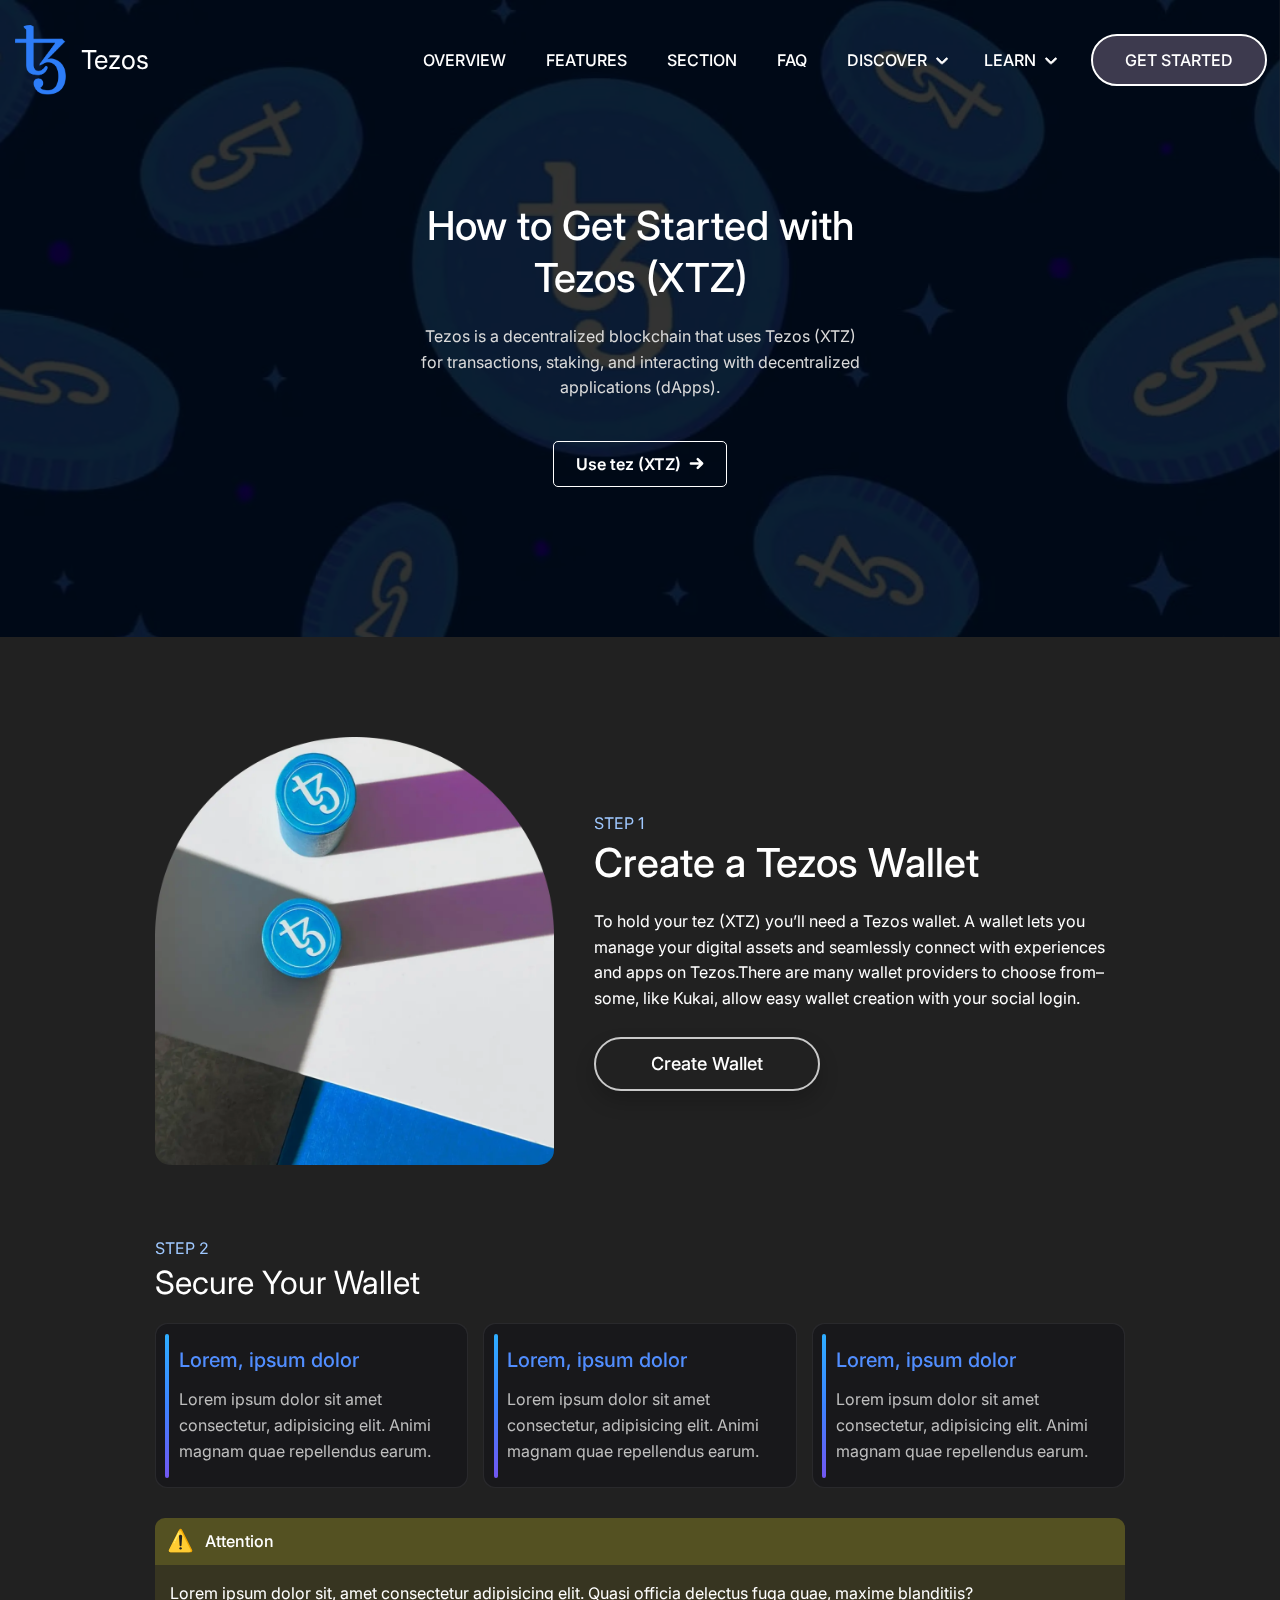
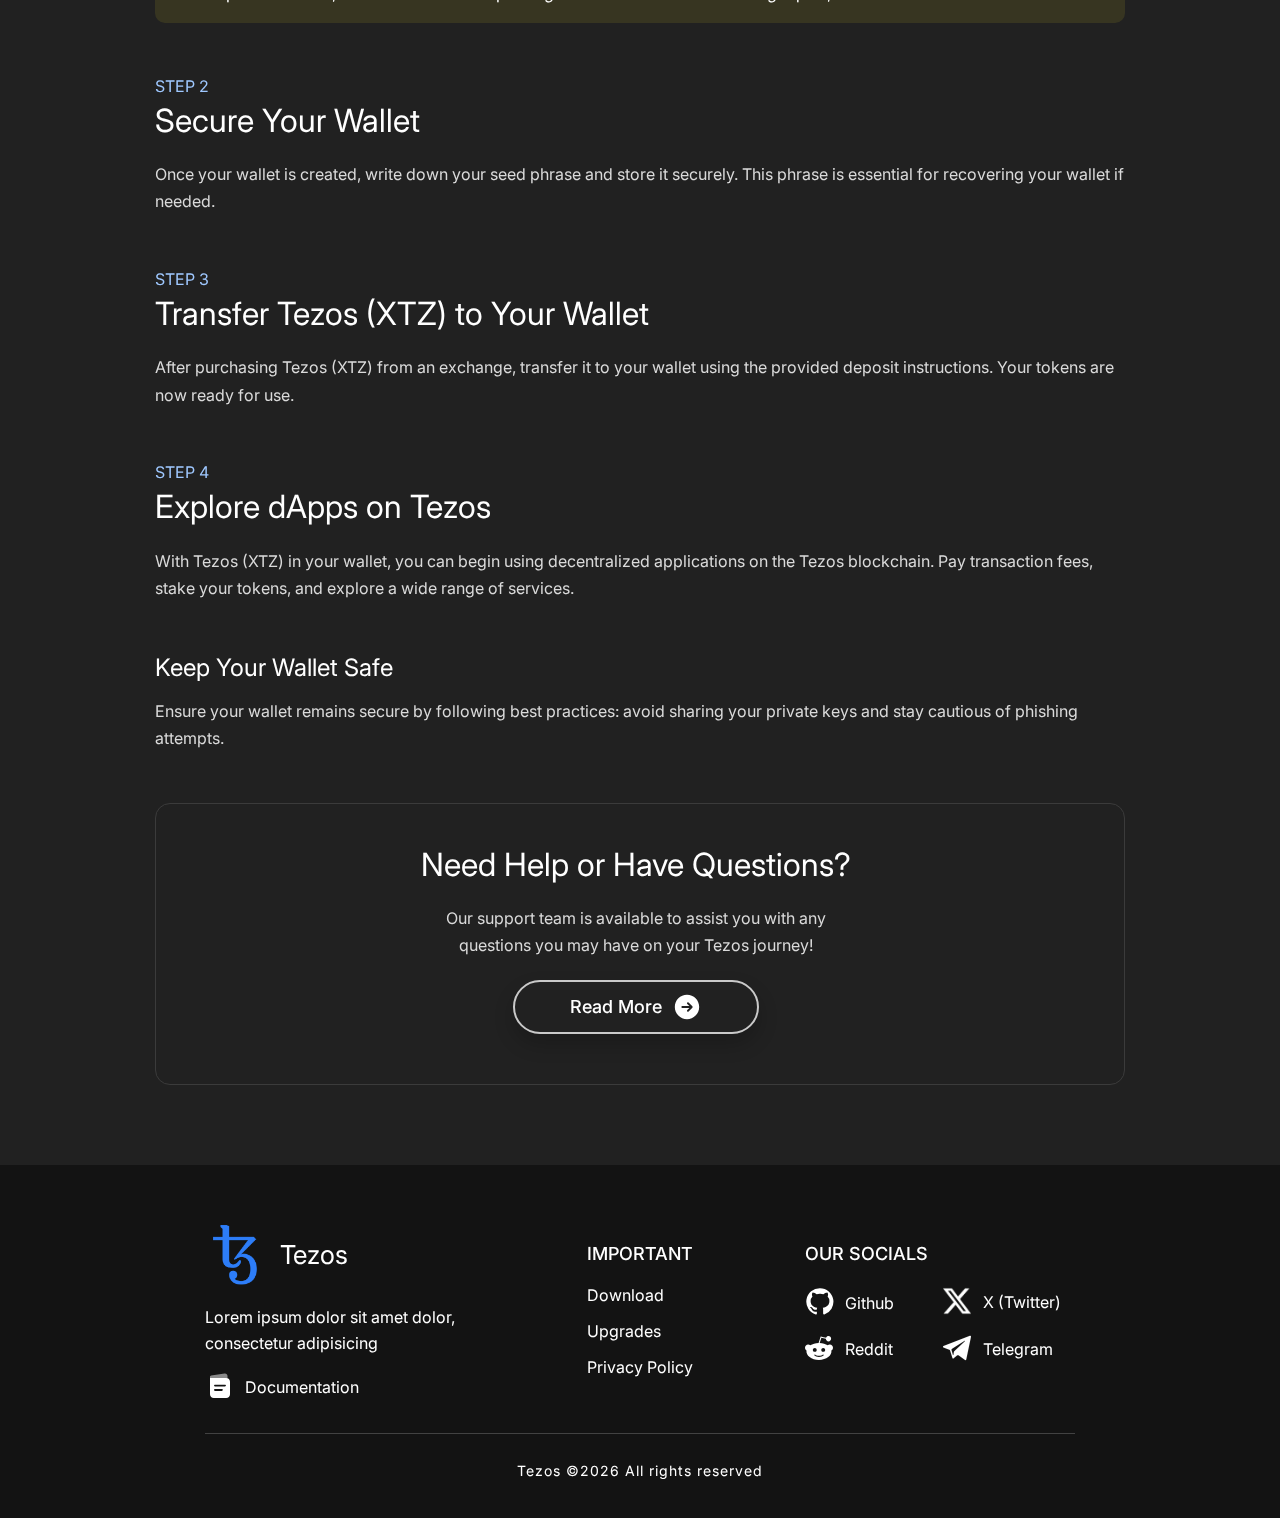
<file: how-to-use.html>
<!DOCTYPE html>
<html lang="en">

<head>
	<title>Tezos How to use tez</title>
	<meta charset="UTF-8">
	<meta name="format-detection" content="telephone=no">
	<meta name="viewport" content="width=1230px, initial-scale=1.0">
	<meta name="author" content="tezos-example.netlify.app">
	<link rel="stylesheet" href="css/style.min.css?_v=20250328191059">
	<link rel="shortcut icon" type="image/x-icon" sizes="16x16" href="favicon.ico">
	<link rel="icon" type="image/webp" sizes="16x16" href="img/favicons/16x16.webp">
	<link rel="icon" type="image/webp" sizes="32x32" href="img/favicons/32x32.webp">
	<link rel="icon" type="image/webp" sizes="64x64" href="img/favicons/64x64.webp">
	<link rel="apple-touch-icon" sizes="180x180" href="img/favicons/180x180.webp">
	<link rel="icon" type="image/webp" sizes="400x400" href="img/favicons/400x400.webp">
	<link rel="canonical" href="https://tezos-example.netlify.app/how-to-use">
	<meta name="robots" content="follow, index, max-snippet:-1, max-image-preview:large">
	<meta name="description" content="Future description of the site">
	<meta name="keywords" content="">
	<meta property="og:site_name" content="tezos-example.netlify.app">
	<meta property="og:type" content="website">
	<meta property="og:url" content="https://tezos-example.netlify.app/how-to-use">
	<meta property="og:title" content="Tezos How to use tez">
	<meta property="og:description" content="Future description of the site">
	<meta property="og:image" content="img/og_image/image.webp">
	<meta property="og:image:width" content="2500">
	<meta property="og:image:height" content="1400">
	<meta property="og:image:alt" content="Tezos image">
	<meta property="og:image:type" content="image/webp">
	<meta property="twitter:title" content="Tezos How to use tez">
	<meta property="twitter:description" content="Future description of the site">
	<meta property="twitter:image" content="img/og_image/image.webp">
	<meta property="twitter:card" content="summary">
</head>

<body>
	<div class="wrapper">
		<header class="header">
			<div class="header__container">
				<a href="home" data-goto=".hero" class="header__logo logo">
					<img src="img/logo.webp" alt="logo">
					<span>Tezos</span>
				</a>
				<nav class="header__menu menu">
					<div class="menu__body">
						<ul class="menu__list">
							<li class="menu__item">
								<a href="home#overview" class="menu__link" data-goto=".overview" data-goto-header>Overview</a>
							</li>
							<li class="menu__item">
								<a href="home#features" class="menu__link" data-goto=".features" data-goto-header>Features</a>
							</li>
							<li class="menu__item">
								<a href="home#explore" class="menu__link" data-goto=".explore" data-goto-header>Section</a>
							</li>
							<li class="menu__item">
								<a href="home#faq" class="menu__link" data-goto=".faq" data-goto-header>FAQ</a>
							</li>
							<li class="menu__item menu__item--modified">
								<button type="button" class="menu__button-open" aria-label="Open a submenu">Discover</button>
								<ul class="menu__sub-list">
									<li class="menu__sub-item">
										<a href="docs" class="menu__sub-link">Documentation</a>
									</li>
									<li class="menu__sub-item">
										<a href="upgrades" class="menu__sub-link">Upgrades Timeline</a>
									</li>
									<li class="menu__sub-item">
										<a href="smart-rollups" class="menu__sub-link">Smart Rollups</a>
									</li>
								</ul>
							</li>
							<li class="menu__item menu__item--modified">
								<button type="button" class="menu__button-open" aria-label="Open a submenu">Learn</button>
								<ul class="menu__sub-list">
									<li class="menu__sub-item">
										<a href="about" class="menu__sub-link">Tezos Introduction</a>
									</li>
									<li class="menu__sub-item">
										<a href="how-to-use" class="menu__sub-link">How to use tezos?</a>
									</li>
									<li class="menu__sub-item">
										<a href="https://tezos.com/whitepaper.pdf" class="menu__sub-link">White paper</a>
									</li>
								</ul>
							</li>
							<li class="menu__item menu__item--button">
								<a href="download" class="menu__link menu__link--button">Get started</a>
							</li>
						</ul>
					</div>
				</nav>
			</div>
			<div class="progress-bar"></div>
		</header>
		<main class="page">
			<section class="hero-additional hero-additional--how-to-use">
				<div class="hero-additional__container">
					<h1 class="hero-additional__title title">How to Get Started with Tezos (XTZ)</h1>
					<div class="hero-additional__text text">
						<p>
							Tezos is a decentralized blockchain that uses Tezos (XTZ) for transactions, staking, and interacting with decentralized applications (dApps).
						</p>
					</div>
					<div class="hero-additional__links">
						<a href="https://www.binance.com/en/trade/XTZ_USDT?type=spot" class="hero-additional__link">
							<span>Use tez (XTZ)</span>
							<svg xmlns="http://www.w3.org/2000/svg" class="h-6 w-6" fill="none" viewBox="0 0 24 24" stroke="currentColor" stroke-width="4">
								<path stroke-linecap="round" stroke-linejoin="round" d="M14 5l7 7m0 0l-7 7m7-7H3"></path>
							</svg>
						</a>
					</div>
				</div>
				<div class="hero-additional__bg-image">
					<img src="img/how-to-use/bg.webp" alt="Background image" itemprop="bg image">
				</div>
			</section>
			<div class="how-to-use">
				<div class="how-to-use__container">
					<article class="how-to-use__article how-to-use__article--explore article" itemscope itemtype="https://schema.org/Article">
						<div class="explore__image">
							<img src="img/how-to-use/image.webp" alt="Image" itemprop="image">
						</div>
						<div class="explore__content">
							<div class="article__suptitle">Step 1</div>
							<h2 class="explore__title title" itemprop="headline">Create a Tezos Wallet</h2>
							<div class="explore__text text" itemprop="description">
								<p>
									To hold your tez (XTZ) you’ll need a Tezos wallet. A wallet lets you manage your digital assets and seamlessly connect with experiences and apps on Tezos.There are many wallet providers to choose from–some, like Kukai, allow easy wallet creation with your social login.
								</p>
							</div>
							<a href="#" class="explore__button button-arrow">
								<span>Create Wallet</span>
							</a>
						</div>
					</article>

					<article class="how-to-use__article article" itemscope itemtype="https://schema.org/Article">
						<div class="article__suptitle">Step 2</div>
						<h3 class="article__title title--fz32" itemprop="headline">Secure Your Wallet</h3>
						<div class="article__items article__items--3">
							<div class="article__item card">
								<div class="card__glow"></div>
								<div class="card__border-glow"></div>
								<h4 class="card__title">Lorem, ipsum dolor</h4>
								<div class="card__text">
									<p>Lorem ipsum dolor sit amet consectetur, adipisicing elit. Animi magnam quae repellendus earum.</p>
								</div>
							</div>
							<div class="article__item card">
								<div class="card__glow"></div>
								<div class="card__border-glow"></div>
								<h4 class="card__title">Lorem, ipsum dolor</h4>
								<div class="card__text">
									<p>Lorem ipsum dolor sit amet consectetur, adipisicing elit. Animi magnam quae repellendus earum.</p>
								</div>
							</div>
							<div class="article__item card">
								<div class="card__glow"></div>
								<div class="card__border-glow"></div>
								<h4 class="card__title">Lorem, ipsum dolor</h4>
								<div class="card__text">
									<p>Lorem ipsum dolor sit amet consectetur, adipisicing elit. Animi magnam quae repellendus earum.</p>
								</div>
							</div>
						</div>
						<div class="article__attention attention">
							<h5>Attention</h5>
							<p>Lorem ipsum dolor sit, amet consectetur adipisicing elit. Quasi officia delectus fuga quae, maxime blanditiis?</p>
						</div>
					</article>

					<article class="how-to-use__article article" itemscope itemtype="https://schema.org/Article">
						<div class="article__suptitle">Step 2</div>
						<h3 class="article__title title--fz32" itemprop="headline">Secure Your Wallet</h3>
						<div class="article__text" itemprop="description">
							<p>Once your wallet is created, write down your seed phrase and store it securely. This phrase is essential for recovering your wallet if needed.</p>
						</div>
					</article>
					<article class="how-to-use__article article" itemscope itemtype="https://schema.org/Article">
						<div class="article__suptitle">Step 3</div>
						<h3 class="article__title title--fz32" itemprop="headline">Transfer Tezos (XTZ) to Your Wallet</h3>
						<div class="article__text" itemprop="description">
							<p>After purchasing Tezos (XTZ) from an exchange, transfer it to your wallet using the provided deposit instructions. Your tokens are now ready for use.</p>
						</div>
					</article>
					<article class="how-to-use__article article" itemscope itemtype="https://schema.org/Article">
						<div class="article__suptitle">Step 4</div>
						<h3 class="article__title title--fz32" itemprop="headline">Explore dApps on Tezos</h3>
						<div class="article__text" itemprop="description">
							<p>With Tezos (XTZ) in your wallet, you can begin using decentralized applications on the Tezos blockchain. Pay transaction fees, stake your tokens, and explore a wide range of services.</p>
						</div>
					</article>

					<article class="how-to-use__article article" itemscope itemtype="https://schema.org/Article">
						<h3 class="article__title title--fz24" itemprop="headline">Keep Your Wallet Safe</h3>
						<div class="article__text" itemprop="description">
							<p>Ensure your wallet remains secure by following best practices: avoid sharing your private keys and stay cautious of phishing attempts.</p>
						</div>
					</article>

					<article class="how-to-use__article article article--center" itemscope itemtype="https://schema.org/Article">
						<h3 class="article__title title--fz32" itemprop="headline">Need Help or Have Questions?</h3>
						<div class="article__text" itemprop="description">
							<p>Our support team is available to assist you with any <br> questions you may have on your Tezos journey!</p>
						</div>
						<a href="docs" class="explore__button button-arrow">
							<span>Read More</span>
							<svg class="button-arrow__icon" viewBox="0 0 24 24" fill="currentColor">
								<path fill-rule="evenodd" d="M12 2.25c-5.385 0-9.75 4.365-9.75 9.75s4.365 9.75 9.75 9.75 9.75-4.365 9.75-9.75S17.385 2.25 12 2.25zm4.28 10.28a.75.75 0 000-1.06l-3-3a.75.75 0 10-1.06 1.06l1.72 1.72H8.25a.75.75 0 000 1.5h5.69l-1.72 1.72a.75.75 0 101.06 1.06l3-3z" clip-rule="evenodd"></path>
							</svg>
						</a>
					</article>
				</div>
			</div>
			<button class="scroll-up" id="scroll-up" aria-label="Scroll up button">
				<div class="scroll-up__box">
					<span class="scroll-up__elem">
						<svg viewBox="0 0 46 40" xmlns="http://www.w3.org/2000/svg">
							<path d="M46 20.038c0-.7-.3-1.5-.8-2.1l-16-17c-1.1-1-3.2-1.4-4.4-.3-1.2 1.1-1.2 3.3 0 4.4l11.3 11.9H3c-1.7 0-3 1.3-3 3s1.3 3 3 3h33.1l-11.3 11.9c-1 1-1.2 3.3 0 4.4 1.2 1.1 3.3.8 4.4-.3l16-17c.5-.5.8-1.1.8-1.9z"></path>
						</svg>
					</span>
					<span class="scroll-up__elem">
						<svg viewBox="0 0 46 40">
							<path d="M46 20.038c0-.7-.3-1.5-.8-2.1l-16-17c-1.1-1-3.2-1.4-4.4-.3-1.2 1.1-1.2 3.3 0 4.4l11.3 11.9H3c-1.7 0-3 1.3-3 3s1.3 3 3 3h33.1l-11.3 11.9c-1 1-1.2 3.3 0 4.4 1.2 1.1 3.3.8 4.4-.3l16-17c.5-.5.8-1.1.8-1.9z"></path>
						</svg>
					</span>
				</div>
			</button>
		</main>
		<footer class="footer">
			<div class="footer__container">
				<div class="footer__body body-footer">
					<div class="body-footer__column">
						<a href="home" data-goto=".hero" class="body-footer__logo logo">
							<img src="img/logo.webp" alt="logo">
							<span>Tezos</span>
						</a>
						<div class="body-footer__text text">
							<p>Lorem ipsum dolor sit amet dolor, consectetur adipisicing</p>
						</div>
						<a href="docs" class="contacts-footer__link contacts-footer__link_docs">Documentation</a>
					</div>
					<div class="body-footer__column body-footer__column_full">
						<nav class="body-footer__menu menu-footer">
							<div class="menu-footer__column">
								<div class="menu-footer__title">Important</div>
								<ul class="menu-footer__list">

									<li class="menu-footer__item">
										<a href="download" class="menu-footer__link">Download</a>
									</li>
									<li class="menu-footer__item">
										<a href="download#upgrades" class="menu-footer__link">Upgrades</a>
									</li>
									<li class="menu-footer__item">
										<a href="privacy-policy" class="menu-footer__link">Privacy Policy</a>
									</li>
								</ul>
							</div>
						</nav>
					</div>
					<div class="body-footer__column">
						<div class="body-footer__social social-footer">
							<div class="social-footer__title">Our socials</div>
							<ul class="body-footer__contacts contacts-footer">
								<li class="contacts-footer__item">
									<a href="#" target="_blank" class="contacts-footer__link contacts-footer__link_github">Github</a>
								</li>
								<li class="contacts-footer__item">
									<a href="#" target="_blank" class="contacts-footer__link contacts-footer__link_x">X (Twitter)</a>
								</li>
								<li class="contacts-footer__item">
									<a href="#" target="_blank" class="contacts-footer__link contacts-footer__link_reddit">Reddit</a>
								</li>
								<li class="contacts-footer__item">
									<a href="#" target="_blank" class="contacts-footer__link contacts-footer__link_telegram">Telegram</a>
								</li>
							</ul>
						</div>
					</div>
				</div>
				<div class="footer__bottom">
					<div class="footer__copy">Tezos ©<span id="year"></span> All rights reserved</div>
				</div>
			</div>
		</footer>
	</div>
	<script src="js/app.min.js?_v=20250328191059"></script>
</body>

</html>
</file>
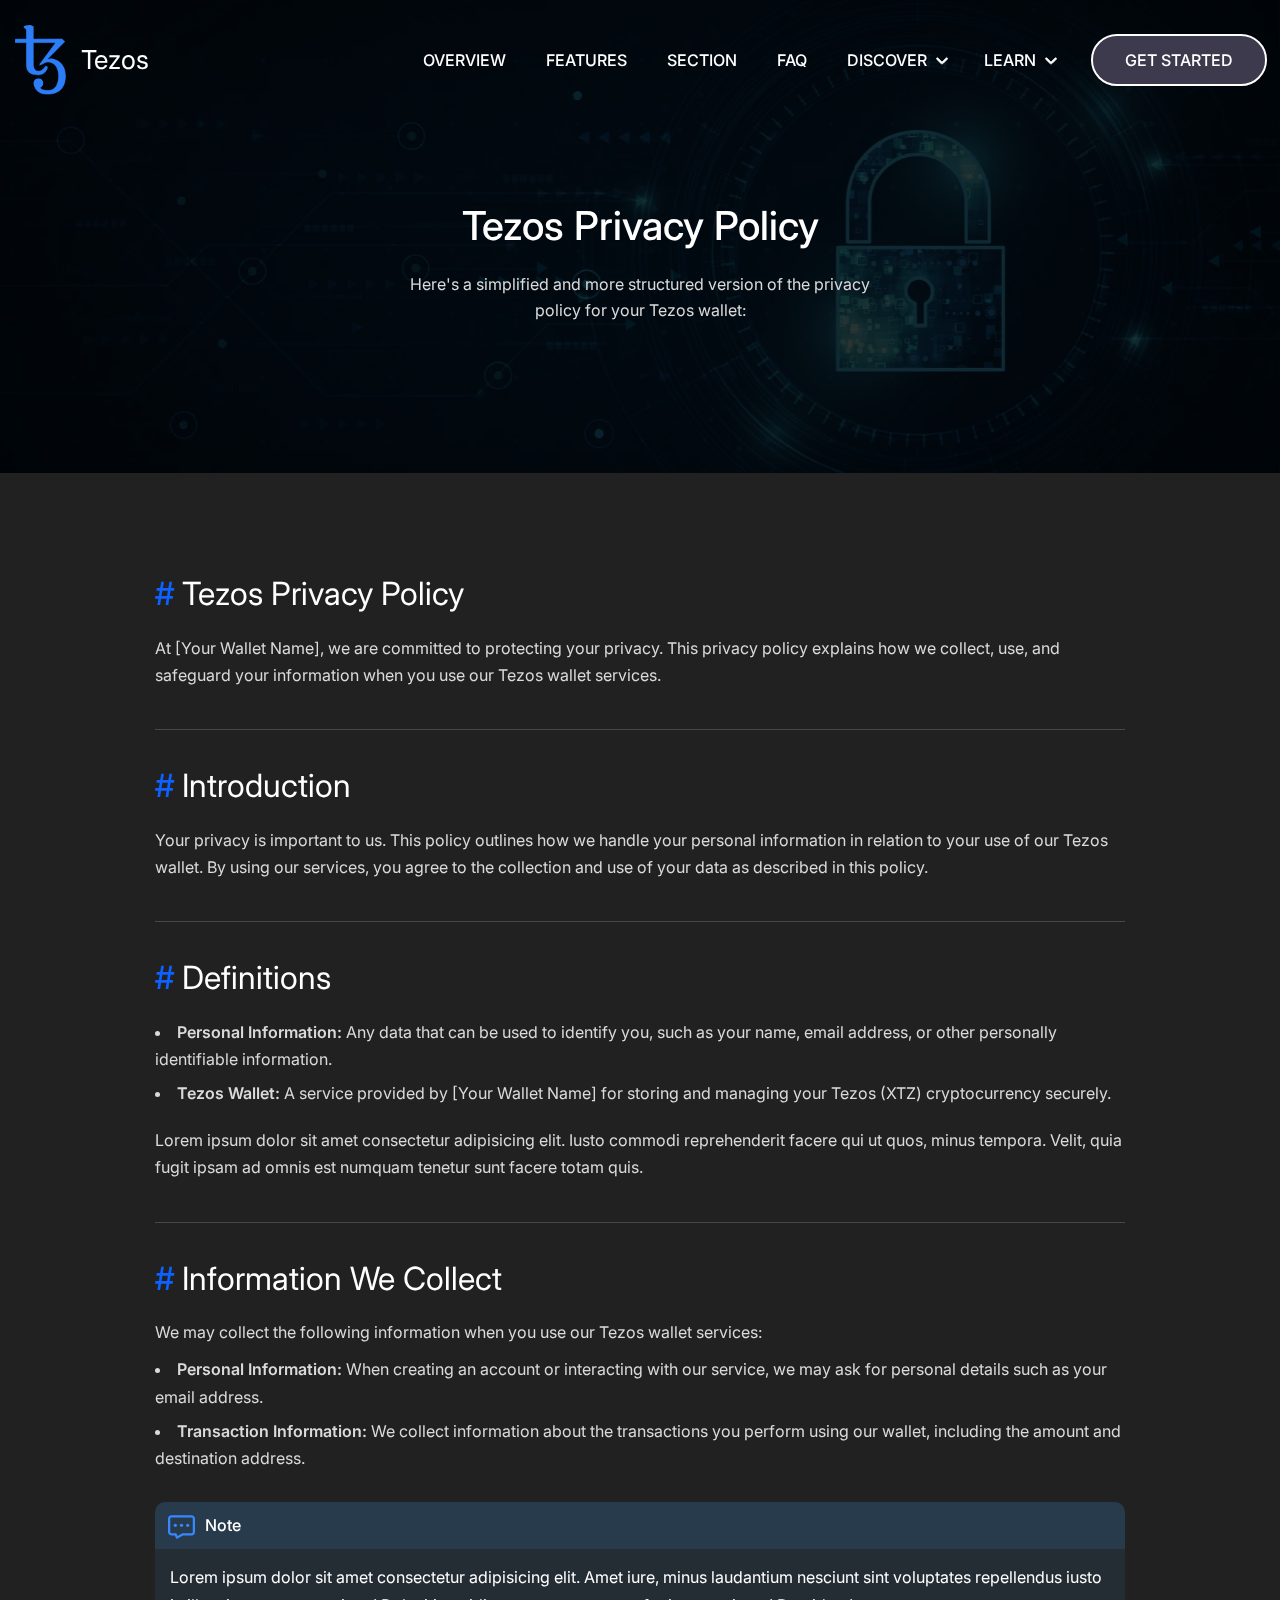
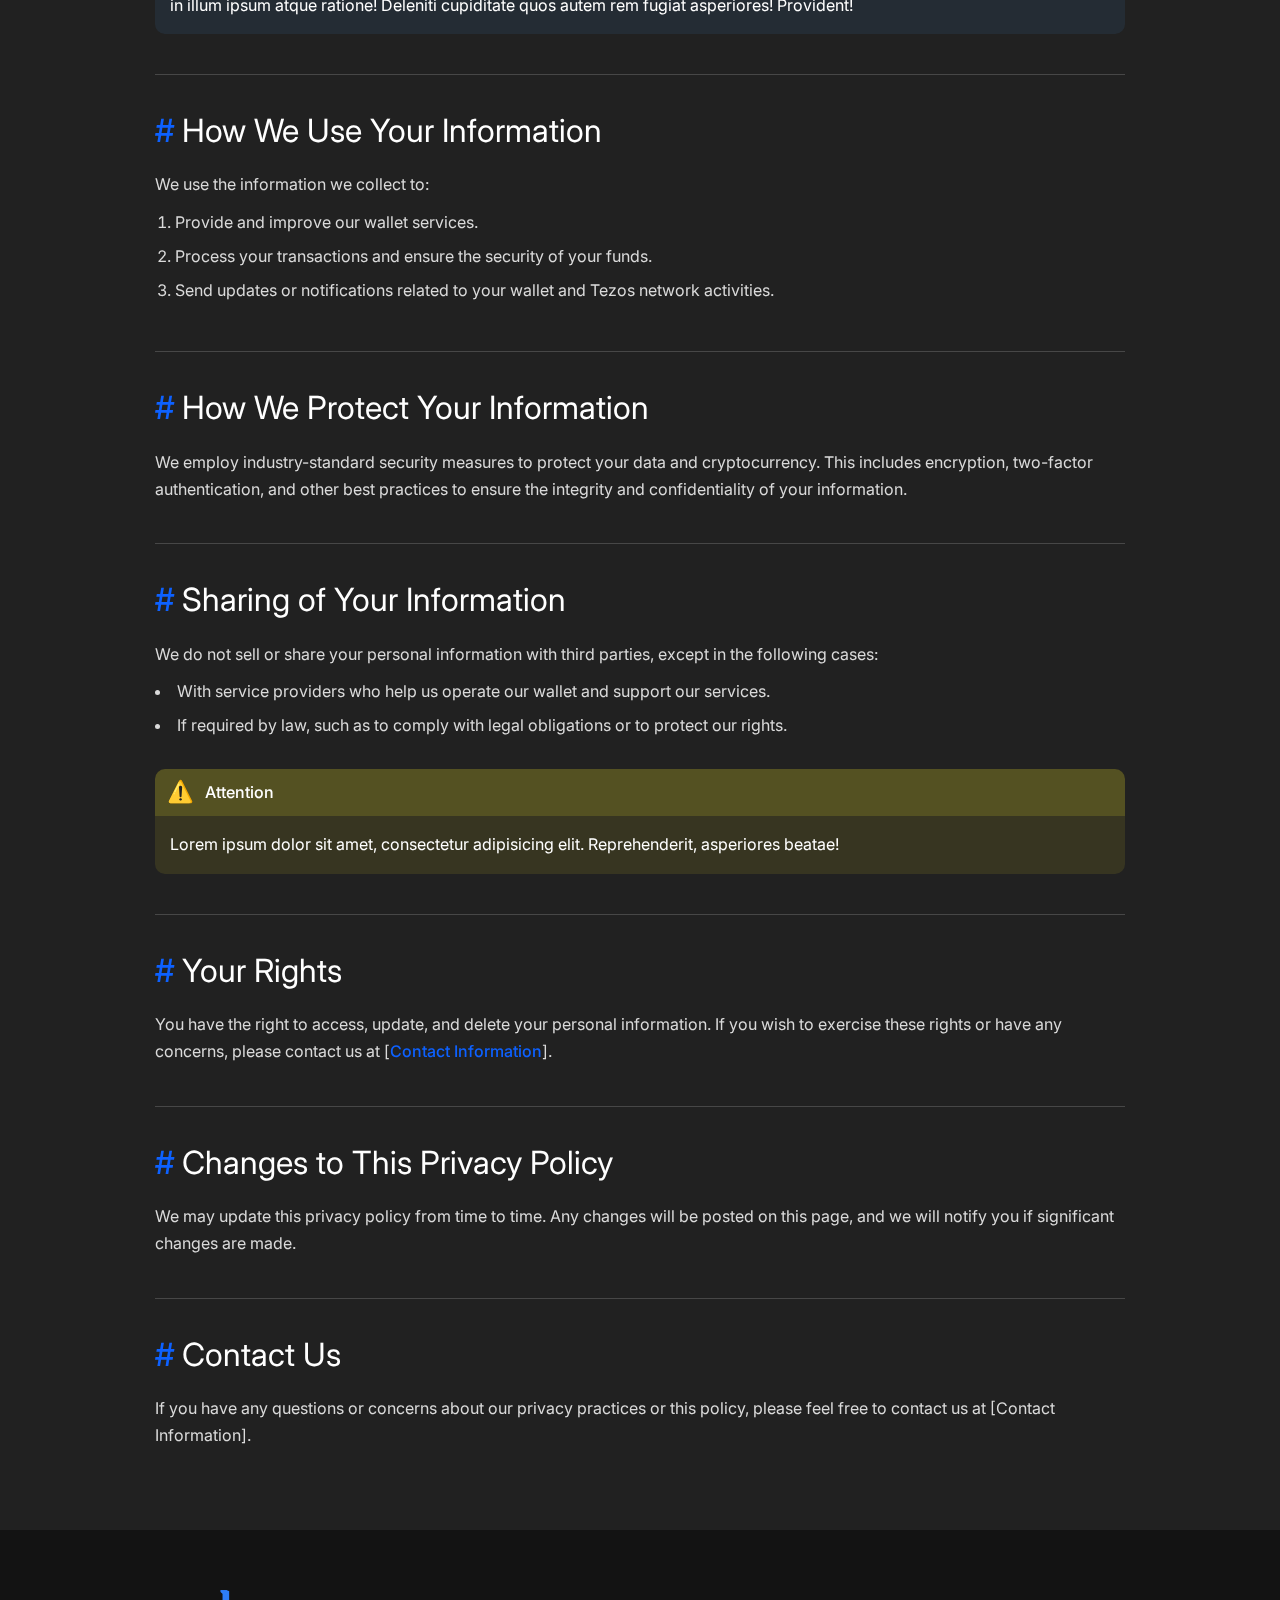
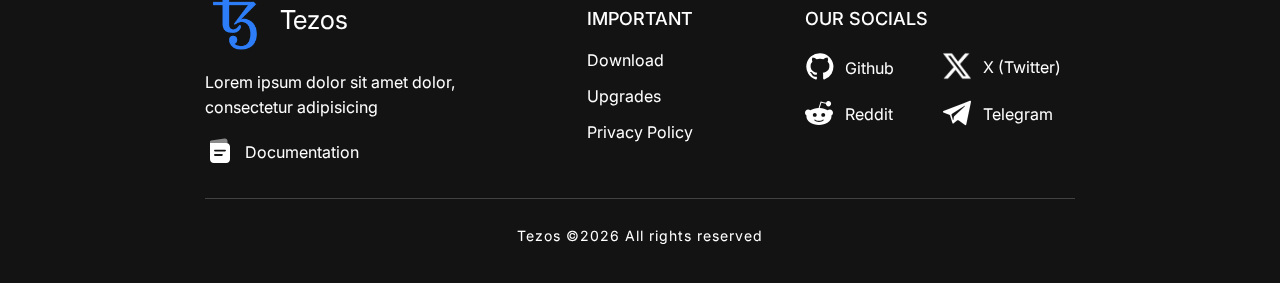
<file: privacy-policy.html>
<!DOCTYPE html>
<html lang="en">

<head>
	<title>Tezos Privacy Policy</title>
	<meta charset="UTF-8">
	<meta name="format-detection" content="telephone=no">
	<meta name="viewport" content="width=1230px, initial-scale=1.0">
	<meta name="author" content="tezos-example.netlify.app">
	<link rel="stylesheet" href="css/style.min.css?_v=20250328191059">
	<link rel="shortcut icon" type="image/x-icon" sizes="16x16" href="favicon.ico">
	<link rel="icon" type="image/webp" sizes="16x16" href="img/favicons/16x16.webp">
	<link rel="icon" type="image/webp" sizes="32x32" href="img/favicons/32x32.webp">
	<link rel="icon" type="image/webp" sizes="64x64" href="img/favicons/64x64.webp">
	<link rel="apple-touch-icon" sizes="180x180" href="img/favicons/180x180.webp">
	<link rel="icon" type="image/webp" sizes="400x400" href="img/favicons/400x400.webp">
	<link rel="canonical" href="https://tezos-example.netlify.app/privacy-policy">
	<meta name="robots" content="follow, index, max-snippet:-1, max-image-preview:large">
	<meta name="description" content="Future description of the site">
	<meta name="keywords" content="">
	<meta property="og:site_name" content="tezos-example.netlify.app">
	<meta property="og:type" content="website">
	<meta property="og:url" content="https://tezos-example.netlify.app/privacy-policy">
	<meta property="og:title" content="Tezos Privacy Policy">
	<meta property="og:description" content="Future description of the site">
	<meta property="og:image" content="img/og_image/image.webp">
	<meta property="og:image:width" content="2500">
	<meta property="og:image:height" content="1400">
	<meta property="og:image:alt" content="Tezos image">
	<meta property="og:image:type" content="image/webp">
	<meta property="twitter:title" content="Tezos Privacy Policy">
	<meta property="twitter:description" content="Future description of the site">
	<meta property="twitter:image" content="img/og_image/image.webp">
	<meta property="twitter:card" content="summary">
</head>

<body>
	<div class="wrapper">
		<header class="header">
			<div class="header__container">
				<a href="home" data-goto=".hero" class="header__logo logo">
					<img src="img/logo.webp" alt="logo">
					<span>Tezos</span>
				</a>
				<nav class="header__menu menu">
					<div class="menu__body">
						<ul class="menu__list">
							<li class="menu__item">
								<a href="home#overview" class="menu__link" data-goto=".overview" data-goto-header>Overview</a>
							</li>
							<li class="menu__item">
								<a href="home#features" class="menu__link" data-goto=".features" data-goto-header>Features</a>
							</li>
							<li class="menu__item">
								<a href="home#explore" class="menu__link" data-goto=".explore" data-goto-header>Section</a>
							</li>
							<li class="menu__item">
								<a href="home#faq" class="menu__link" data-goto=".faq" data-goto-header>FAQ</a>
							</li>
							<li class="menu__item menu__item--modified">
								<button type="button" class="menu__button-open" aria-label="Open a submenu">Discover</button>
								<ul class="menu__sub-list">
									<li class="menu__sub-item">
										<a href="docs" class="menu__sub-link">Documentation</a>
									</li>
									<li class="menu__sub-item">
										<a href="upgrades" class="menu__sub-link">Upgrades Timeline</a>
									</li>
									<li class="menu__sub-item">
										<a href="smart-rollups" class="menu__sub-link">Smart Rollups</a>
									</li>
								</ul>
							</li>
							<li class="menu__item menu__item--modified">
								<button type="button" class="menu__button-open" aria-label="Open a submenu">Learn</button>
								<ul class="menu__sub-list">
									<li class="menu__sub-item">
										<a href="about" class="menu__sub-link">Tezos Introduction</a>
									</li>
									<li class="menu__sub-item">
										<a href="how-to-use" class="menu__sub-link">How to use tezos?</a>
									</li>
									<li class="menu__sub-item">
										<a href="https://tezos.com/whitepaper.pdf" class="menu__sub-link">White paper</a>
									</li>
								</ul>
							</li>
							<li class="menu__item menu__item--button">
								<a href="download" class="menu__link menu__link--button">Get started</a>
							</li>
						</ul>
					</div>
				</nav>
			</div>
			<div class="progress-bar"></div>
		</header>
		<main class="page">
			<section class="hero-additional">
				<div class="hero-additional__container">
					<h1 class="hero-additional__title title">Tezos Privacy Policy</h1>
					<div class="hero-additional__text text">
						<p>
							Here's a simplified and more structured version of the privacy policy for your Tezos wallet:
						</p>
					</div>
				</div>
				<div class="hero-additional__bg-image">
					<img src="img/privacy-policy/bg.webp" alt="Background image" itemprop="bg image">
				</div>
			</section>
			<div class="privacy-policy">
				<div class="privacy-policy__container">
					<article class="privacy-policy__article article" itemscope itemtype="https://schema.org/Article">
						<h2 class="article__title title--fz32" itemprop="headline">
							<a href="#tezos-privacy-policy">#</a>
							<span id="tezos-privacy-policy">Tezos Privacy Policy</span>
						</h2>
						<div class="article__text" itemprop="description">
							<p>
								At [Your Wallet Name], we are committed to protecting your privacy. This privacy policy explains how we collect, use, and safeguard your information when you use our Tezos wallet services.
							</p>
						</div>
					</article>
					<article class="privacy-policy__article article" itemscope itemtype="https://schema.org/Article">
						<h2 class="article__title title--fz32" itemprop="headline">
							<a href="#introduction">#</a>
							<span id="introduction">Introduction</span>
						</h2>
						<div class="article__text" itemprop="description">
							<p>
								Your privacy is important to us. This policy outlines how we handle your personal information in relation to your use of our Tezos wallet. By using our services, you agree to the collection and use of your data as described in this policy.
							</p>
						</div>
					</article>
					<article class="privacy-policy__article article" itemscope itemtype="https://schema.org/Article">
						<h2 class="article__title title--fz32" itemprop="headline">
							<a href="#definitions">#</a>
							<span id="definitions">Definitions</span>
						</h2>
						<div class="article__list" itemprop="description">
							<ul class="article__ul">
								<li class="article__li"><strong>Personal Information:</strong> Any data that can be used to identify you, such as your name, email address, or other personally identifiable information.</li>
								<li class="article__li"><strong>Tezos Wallet:</strong> A service provided by [Your Wallet Name] for storing and managing your Tezos (XTZ) cryptocurrency securely.</li>
							</ul>
							<p>
								Lorem ipsum dolor sit amet consectetur adipisicing elit. Iusto commodi reprehenderit facere qui ut quos, minus tempora. Velit, quia fugit ipsam ad omnis est numquam tenetur sunt facere totam quis.
							</p>
						</div>

					</article>
					<article class="privacy-policy__article article" itemscope itemtype="https://schema.org/Article">
						<h2 class="article__title title--fz32" itemprop="headline">
							<a href="#information-we-collect">#</a>
							<span id="information-we-collect">Information We Collect</span>
						</h2>
						<div class="article__list" itemprop="description">
							<div class="article__list-label">We may collect the following information when you use our Tezos wallet services:</div>
							<ul class="article__ul">
								<li class="article__li"><strong>Personal Information:</strong> When creating an account or interacting with our service, we may ask for personal details such as your email address.</li>
								<li class="article__li"><strong>Transaction Information:</strong> We collect information about the transactions you perform using our wallet, including the amount and destination address.</li>
							</ul>
						</div>
						<div class="article__information information">
							<h5>Note</h5>
							<p>Lorem ipsum dolor sit amet consectetur adipisicing elit. Amet iure, minus laudantium nesciunt sint voluptates repellendus iusto in illum ipsum atque ratione! Deleniti cupiditate quos autem rem fugiat asperiores! Provident!</p>
						</div>
					</article>
					<article class="privacy-policy__article article" itemscope itemtype="https://schema.org/Article">
						<h2 class="article__title title--fz32" itemprop="headline">
							<a href="#how-we-use-your-information">#</a>
							<span id="how-we-use-your-information">How We Use Your Information</span>
						</h2>
						<div class="article__text" itemprop="description">
							<div class="article__list" itemprop="description">
								<div class="article__list-label">We use the information we collect to:</div>
								<ol class="article__ol">
									<li class="article__li">Provide and improve our wallet services.</li>
									<li class="article__li">Process your transactions and ensure the security of your funds.</li>
									<li class="article__li">Send updates or notifications related to your wallet and Tezos network activities.</li>
								</ol>
							</div>
						</div>
					</article>
					<article class="privacy-policy__article article" itemscope itemtype="https://schema.org/Article">
						<h2 class="article__title title--fz32" itemprop="headline">
							<a href="#how-we-protect-your-information">#</a>
							<span id="how-we-protect-your-information">How We Protect Your Information</span>
						</h2>
						<div class="article__text" itemprop="description">
							<p>
								We employ industry-standard security measures to protect your data and cryptocurrency. This includes encryption, two-factor authentication, and other best practices to ensure the integrity and confidentiality of your information.
							</p>
						</div>
					</article>

					<article class="privacy-policy__article article" itemscope itemtype="https://schema.org/Article">
						<h2 class="article__title title--fz32" itemprop="headline">
							<a href="#sharing-of-your-information">#</a>
							<span id="sharing-of-your-information">Sharing of Your Information</span>
						</h2>
						<div class="article__list" itemprop="description">
							<div class="article__list-label">We do not sell or share your personal information with third parties, except in the following cases:</div>
							<ul class="article__ul">
								<li class="article__li">With service providers who help us operate our wallet and support our services.</li>
								<li class="article__li">If required by law, such as to comply with legal obligations or to protect our rights.</li>
							</ul>
						</div>
						<div class="article__attention attention">
							<h5>Attention</h5>
							<p>Lorem ipsum dolor sit amet, consectetur adipisicing elit. Reprehenderit, asperiores beatae!</p>
						</div>
					</article>
					<article class="privacy-policy__article article" itemscope itemtype="https://schema.org/Article">
						<h2 class="article__title title--fz32" itemprop="headline">
							<a href="#your-rights">#</a>
							<span id="your-rights">Your Rights</span>
						</h2>
						<div class="article__text" itemprop="description">
							<p>
								You have the right to access, update, and delete your personal information. If you wish to exercise these rights or have any concerns, please contact us at [<a href="docs">Contact Information</a>].
							</p>
						</div>
					</article>
					<article class="privacy-policy__article article" itemscope itemtype="https://schema.org/Article">
						<h2 class="article__title title--fz32" itemprop="headline">
							<a href="#changes-to-this-privacy-policy">#</a>
							<span id="changes-to-this-privacy-policy">Changes to This Privacy Policy</span>
						</h2>
						<div class="article__text" itemprop="description">
							<p>
								We may update this privacy policy from time to time. Any changes will be posted on this page, and we will notify you if significant changes are made.
							</p>
						</div>
					</article>
					<article class="privacy-policy__article article" itemscope itemtype="https://schema.org/Article">
						<h2 class="article__title title--fz32" itemprop="headline">
							<a href="#contact-us">#</a>
							<span id="contact-us">Contact Us</span>
						</h2>
						<div class="article__text" itemprop="description">
							<p>
								If you have any questions or concerns about our privacy practices or this policy, please feel free to contact us at [Contact Information].
							</p>
						</div>
					</article>
				</div>
			</div>
			<button class="scroll-up" id="scroll-up" aria-label="Scroll up button">
				<div class="scroll-up__box">
					<span class="scroll-up__elem">
						<svg viewBox="0 0 46 40" xmlns="http://www.w3.org/2000/svg">
							<path d="M46 20.038c0-.7-.3-1.5-.8-2.1l-16-17c-1.1-1-3.2-1.4-4.4-.3-1.2 1.1-1.2 3.3 0 4.4l11.3 11.9H3c-1.7 0-3 1.3-3 3s1.3 3 3 3h33.1l-11.3 11.9c-1 1-1.2 3.3 0 4.4 1.2 1.1 3.3.8 4.4-.3l16-17c.5-.5.8-1.1.8-1.9z"></path>
						</svg>
					</span>
					<span class="scroll-up__elem">
						<svg viewBox="0 0 46 40">
							<path d="M46 20.038c0-.7-.3-1.5-.8-2.1l-16-17c-1.1-1-3.2-1.4-4.4-.3-1.2 1.1-1.2 3.3 0 4.4l11.3 11.9H3c-1.7 0-3 1.3-3 3s1.3 3 3 3h33.1l-11.3 11.9c-1 1-1.2 3.3 0 4.4 1.2 1.1 3.3.8 4.4-.3l16-17c.5-.5.8-1.1.8-1.9z"></path>
						</svg>
					</span>
				</div>
			</button>
		</main>
		<footer class="footer">
			<div class="footer__container">
				<div class="footer__body body-footer">
					<div class="body-footer__column">
						<a href="home" data-goto=".hero" class="body-footer__logo logo">
							<img src="img/logo.webp" alt="logo">
							<span>Tezos</span>
						</a>
						<div class="body-footer__text text">
							<p>Lorem ipsum dolor sit amet dolor, consectetur adipisicing</p>
						</div>
						<a href="docs" class="contacts-footer__link contacts-footer__link_docs">Documentation</a>
					</div>
					<div class="body-footer__column body-footer__column_full">
						<nav class="body-footer__menu menu-footer">
							<div class="menu-footer__column">
								<div class="menu-footer__title">Important</div>
								<ul class="menu-footer__list">

									<li class="menu-footer__item">
										<a href="download" class="menu-footer__link">Download</a>
									</li>
									<li class="menu-footer__item">
										<a href="download#upgrades" class="menu-footer__link">Upgrades</a>
									</li>
									<li class="menu-footer__item">
										<a href="privacy-policy" class="menu-footer__link">Privacy Policy</a>
									</li>
								</ul>
							</div>
						</nav>
					</div>
					<div class="body-footer__column">
						<div class="body-footer__social social-footer">
							<div class="social-footer__title">Our socials</div>
							<ul class="body-footer__contacts contacts-footer">
								<li class="contacts-footer__item">
									<a href="#" target="_blank" class="contacts-footer__link contacts-footer__link_github">Github</a>
								</li>
								<li class="contacts-footer__item">
									<a href="#" target="_blank" class="contacts-footer__link contacts-footer__link_x">X (Twitter)</a>
								</li>
								<li class="contacts-footer__item">
									<a href="#" target="_blank" class="contacts-footer__link contacts-footer__link_reddit">Reddit</a>
								</li>
								<li class="contacts-footer__item">
									<a href="#" target="_blank" class="contacts-footer__link contacts-footer__link_telegram">Telegram</a>
								</li>
							</ul>
						</div>
					</div>
				</div>
				<div class="footer__bottom">
					<div class="footer__copy">Tezos ©<span id="year"></span> All rights reserved</div>
				</div>
			</div>
		</footer>
	</div>
	<script src="js/app.min.js?_v=20250328191059"></script>
</body>

</html>
</file>
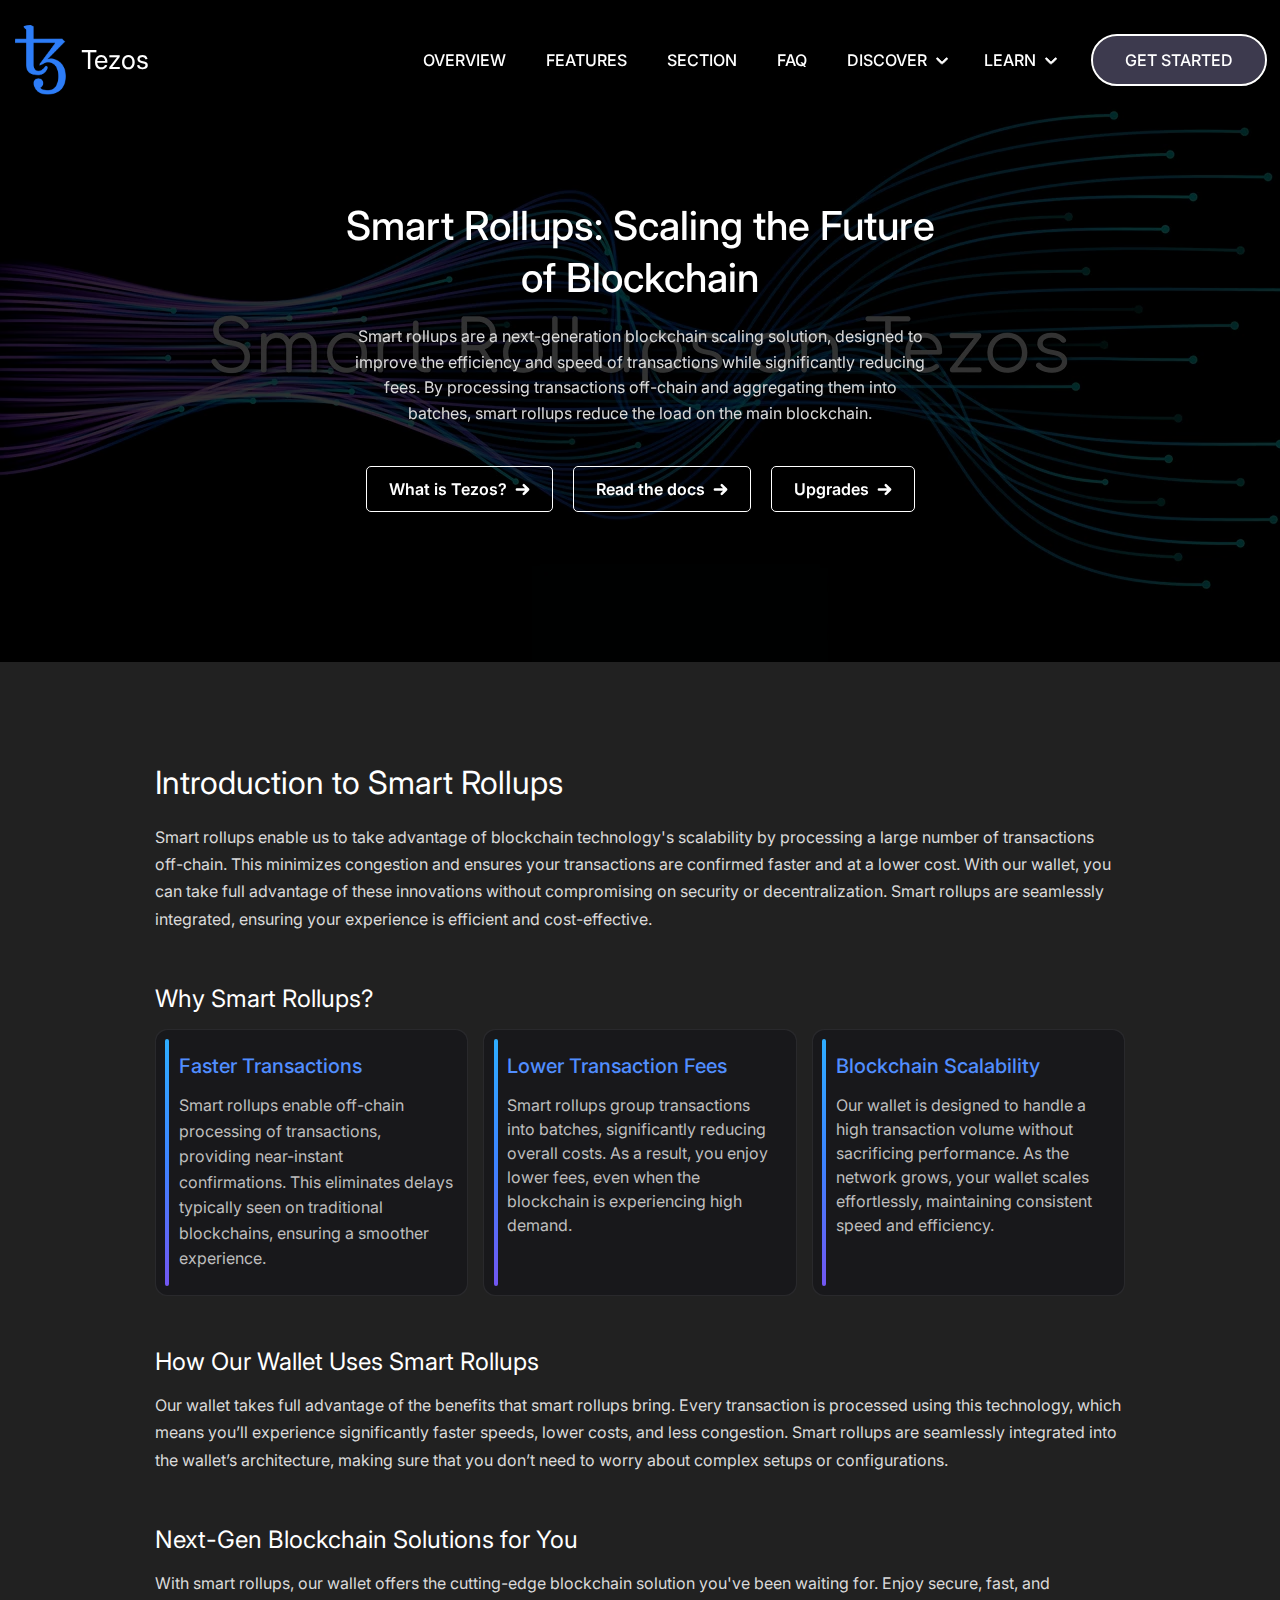
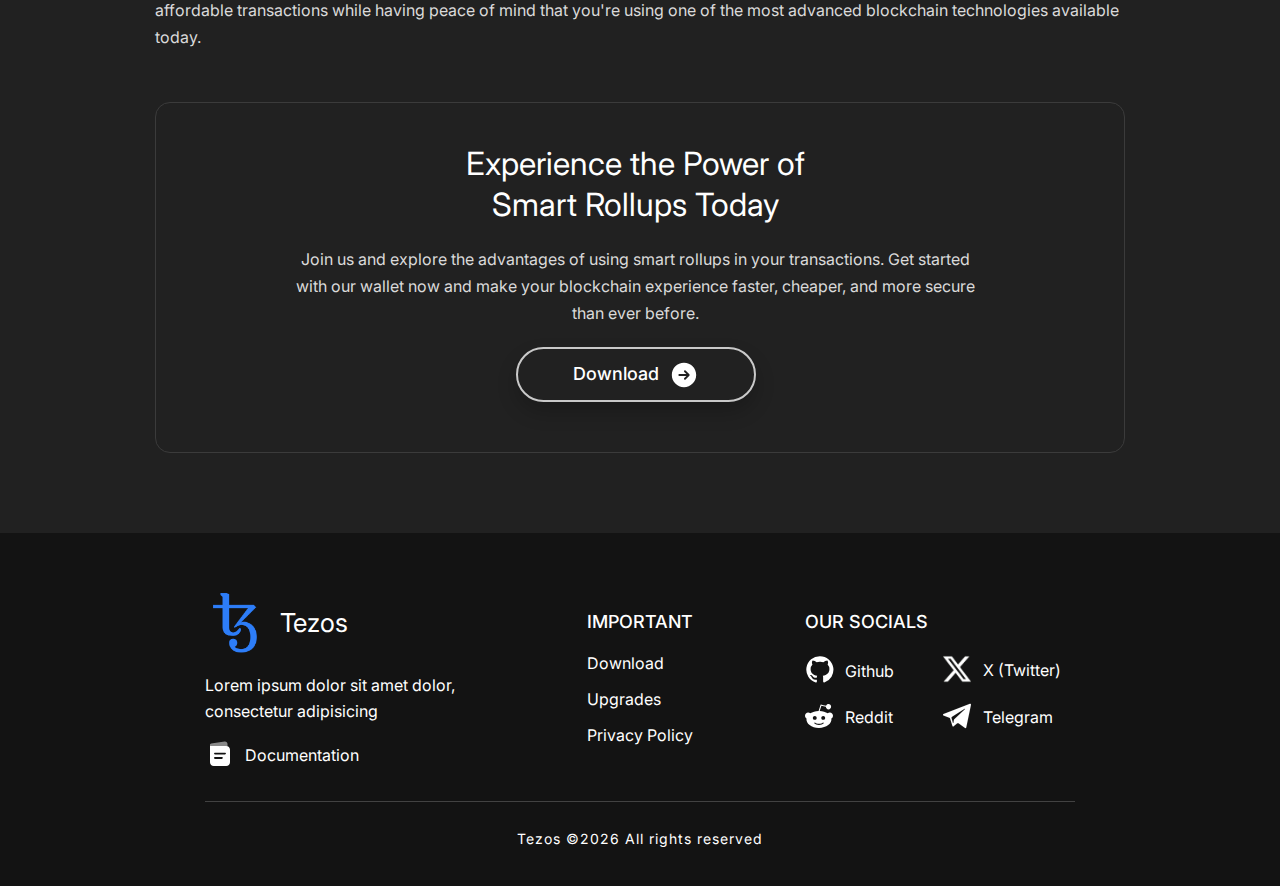
<file: smart-rollups.html>
<!DOCTYPE html>
<html lang="en">

<head>
	<title>Tezos Smart Rollups page</title>
	<meta charset="UTF-8">
	<meta name="format-detection" content="telephone=no">
	<meta name="viewport" content="width=1230px, initial-scale=1.0">
	<meta name="author" content="tezos-example.netlify.app">
	<link rel="stylesheet" href="css/style.min.css?_v=20250328191059">
	<link rel="shortcut icon" type="image/x-icon" sizes="16x16" href="favicon.ico">
	<link rel="icon" type="image/webp" sizes="16x16" href="img/favicons/16x16.webp">
	<link rel="icon" type="image/webp" sizes="32x32" href="img/favicons/32x32.webp">
	<link rel="icon" type="image/webp" sizes="64x64" href="img/favicons/64x64.webp">
	<link rel="apple-touch-icon" sizes="180x180" href="img/favicons/180x180.webp">
	<link rel="icon" type="image/webp" sizes="400x400" href="img/favicons/400x400.webp">
	<link rel="canonical" href="https://tezos-example.netlify.app/smart-rollups">
	<meta name="robots" content="follow, index, max-snippet:-1, max-image-preview:large">
	<meta name="description" content="Future description of the site">
	<meta name="keywords" content="">
	<meta property="og:site_name" content="tezos-example.netlify.app">
	<meta property="og:type" content="website">
	<meta property="og:url" content="https://tezos-example.netlify.app/smart-rollups">
	<meta property="og:title" content="Tezos Smart Rollups page">
	<meta property="og:description" content="Future description of the site">
	<meta property="og:image" content="img/og_image/image.webp">
	<meta property="og:image:width" content="2500">
	<meta property="og:image:height" content="1400">
	<meta property="og:image:alt" content="Tezos image">
	<meta property="og:image:type" content="image/webp">
	<meta property="twitter:title" content="Tezos Smart Rollups page">
	<meta property="twitter:description" content="Future description of the site">
	<meta property="twitter:image" content="img/og_image/image.webp">
	<meta property="twitter:card" content="summary">
</head>

<body>
	<div class="wrapper">
		<header class="header">
			<div class="header__container">
				<a href="home" data-goto=".hero" class="header__logo logo">
					<img src="img/logo.webp" alt="logo">
					<span>Tezos</span>
				</a>
				<nav class="header__menu menu">
					<div class="menu__body">
						<ul class="menu__list">
							<li class="menu__item">
								<a href="home#overview" class="menu__link" data-goto=".overview" data-goto-header>Overview</a>
							</li>
							<li class="menu__item">
								<a href="home#features" class="menu__link" data-goto=".features" data-goto-header>Features</a>
							</li>
							<li class="menu__item">
								<a href="home#explore" class="menu__link" data-goto=".explore" data-goto-header>Section</a>
							</li>
							<li class="menu__item">
								<a href="home#faq" class="menu__link" data-goto=".faq" data-goto-header>FAQ</a>
							</li>
							<li class="menu__item menu__item--modified">
								<button type="button" class="menu__button-open" aria-label="Open a submenu">Discover</button>
								<ul class="menu__sub-list">
									<li class="menu__sub-item">
										<a href="docs" class="menu__sub-link">Documentation</a>
									</li>
									<li class="menu__sub-item">
										<a href="upgrades" class="menu__sub-link">Upgrades Timeline</a>
									</li>
									<li class="menu__sub-item">
										<a href="smart-rollups" class="menu__sub-link">Smart Rollups</a>
									</li>
								</ul>
							</li>
							<li class="menu__item menu__item--modified">
								<button type="button" class="menu__button-open" aria-label="Open a submenu">Learn</button>
								<ul class="menu__sub-list">
									<li class="menu__sub-item">
										<a href="about" class="menu__sub-link">Tezos Introduction</a>
									</li>
									<li class="menu__sub-item">
										<a href="how-to-use" class="menu__sub-link">How to use tezos?</a>
									</li>
									<li class="menu__sub-item">
										<a href="https://tezos.com/whitepaper.pdf" class="menu__sub-link">White paper</a>
									</li>
								</ul>
							</li>
							<li class="menu__item menu__item--button">
								<a href="download" class="menu__link menu__link--button">Get started</a>
							</li>
						</ul>
					</div>
				</nav>
			</div>
			<div class="progress-bar"></div>
		</header>
		<main class="page">
			<section class="hero-additional hero-additional--smart-rollups">
				<div class="hero-additional__container">
					<h1 class="hero-additional__title title">Smart Rollups: Scaling the Future of Blockchain</h1>
					<div class="hero-additional__text text">
						<p>Smart rollups are a next-generation blockchain scaling solution, designed to improve the efficiency and speed of transactions while significantly reducing fees. By processing transactions off-chain and aggregating them into batches, smart rollups reduce the load on the main blockchain.</p>
					</div>
					<div class="hero-additional__links">
						<a href="about" class="hero-additional__link">
							<span>What is Tezos?</span>
							<svg xmlns="http://www.w3.org/2000/svg" class="h-6 w-6" fill="none" viewBox="0 0 24 24" stroke="currentColor" stroke-width="4">
								<path stroke-linecap="round" stroke-linejoin="round" d="M14 5l7 7m0 0l-7 7m7-7H3"></path>
							</svg>
						</a>
						<a href="docs" class="hero-additional__link">
							<span>Read the docs</span>
							<svg xmlns="http://www.w3.org/2000/svg" class="h-6 w-6" fill="none" viewBox="0 0 24 24" stroke="currentColor" stroke-width="4">
								<path stroke-linecap="round" stroke-linejoin="round" d="M14 5l7 7m0 0l-7 7m7-7H3"></path>
							</svg>
						</a>
						<a href="upgrades" class="hero-additional__link">
							<span>Upgrades</span>
							<svg xmlns="http://www.w3.org/2000/svg" class="h-6 w-6" fill="none" viewBox="0 0 24 24" stroke="currentColor" stroke-width="4">
								<path stroke-linecap="round" stroke-linejoin="round" d="M14 5l7 7m0 0l-7 7m7-7H3"></path>
							</svg>
						</a>
					</div>
				</div>
				<div class="hero-additional__bg-image">
					<img src="img/smart-rollups/bg.webp" alt="Background image" itemprop="bg image">
				</div>
			</section>
			<div class="smart-rollups">
				<div class="smart-rollups__container">
					<article class="smart-rollups__article article" itemscope itemtype="https://schema.org/Article">
						<h2 class="article__title title--fz32" itemprop="headline">Introduction to Smart Rollups</h2>
						<div class="article__text" itemprop="description">
							<p>
								Smart rollups enable us to take advantage of blockchain technology's scalability by processing a large number of transactions off-chain. This minimizes congestion and ensures your transactions are confirmed faster and at a lower cost. With our wallet, you can take full advantage of these innovations without compromising on security or decentralization. Smart rollups are seamlessly integrated, ensuring your experience is efficient and cost-effective.
							</p>
						</div>
					</article>
					<article class="smart-rollups__article article" itemscope itemtype="https://schema.org/Article">
						<h3 class="article__title title--fz24" itemprop="headline">Why Smart Rollups?</h3>
						<div class="article__items article__items--3">
							<div class="article__item card">
								<div class="card__glow"></div>
								<div class="card__border-glow"></div>
								<h4 class="card__title">Faster Transactions</h4>
								<div class="card__text">
									<p>Smart rollups enable off-chain processing of transactions, providing near-instant confirmations. This eliminates delays typically seen on traditional blockchains, ensuring a smoother experience.</p>
								</div>
							</div>
							<div class="features__item card">
								<div class="card__glow"></div>
								<div class="card__border-glow"></div>
								<h4 class="card__title">Lower Transaction Fees</h4>
								<div class="card__text">
									<p>Smart rollups group transactions into batches, significantly reducing overall costs. As a result, you enjoy lower fees, even when the blockchain is experiencing high demand.</p>
								</div>
							</div>
							<div class="features__item card">
								<div class="card__glow"></div>
								<div class="card__border-glow"></div>
								<h4 class="card__title">Blockchain Scalability</h4>
								<div class="card__text">
									<p>Our wallet is designed to handle a high transaction volume without sacrificing performance. As the network grows, your wallet scales effortlessly, maintaining consistent speed and efficiency.</p>
								</div>
							</div>
						</div>
					</article>
					<article class="smart-rollups__article article" itemscope itemtype="https://schema.org/Article">
						<h3 class="article__title title--fz24" itemprop="headline">How Our Wallet Uses Smart Rollups</h3>
						<div class="article__text" itemprop="description">
							<p>Our wallet takes full advantage of the benefits that smart rollups bring. Every transaction is processed using this technology, which means you’ll experience significantly faster speeds, lower costs, and less congestion. Smart rollups are seamlessly integrated into the wallet’s architecture, making sure that you don’t need to worry about complex setups or configurations.</p>
						</div>
					</article>
					<article class="smart-rollups__article article" itemscope itemtype="https://schema.org/Article">
						<h3 class="article__title title--fz24" itemprop="headline">Next-Gen Blockchain Solutions for You</h3>
						<div class="article__text" itemprop="description">
							<p>With smart rollups, our wallet offers the cutting-edge blockchain solution you've been waiting for. Enjoy secure, fast, and affordable transactions while having peace of mind that you're using one of the most advanced blockchain technologies available today.</p>
						</div>
					</article>

					<article class="smart-rollups__article article article--center" itemscope itemtype="https://schema.org/Article">
						<h3 class="article__title title--fz32" itemprop="headline">Experience the Power of <br> Smart Rollups Today</h3>
						<div class="article__text article__text--700" itemprop="description">
							<p>Join us and explore the advantages of using smart rollups in your transactions. Get started with our wallet now and make your blockchain experience faster, cheaper, and more secure than ever before.</p>
						</div>
						<a href="docs" class="explore__button button-arrow">
							<span>Download</span>
							<svg class="button-arrow__icon" viewBox="0 0 24 24" fill="currentColor">
								<path fill-rule="evenodd" d="M12 2.25c-5.385 0-9.75 4.365-9.75 9.75s4.365 9.75 9.75 9.75 9.75-4.365 9.75-9.75S17.385 2.25 12 2.25zm4.28 10.28a.75.75 0 000-1.06l-3-3a.75.75 0 10-1.06 1.06l1.72 1.72H8.25a.75.75 0 000 1.5h5.69l-1.72 1.72a.75.75 0 101.06 1.06l3-3z" clip-rule="evenodd"></path>
							</svg>
						</a>
					</article>
				</div>
			</div>
			<button class="scroll-up" id="scroll-up" aria-label="Scroll up button">
				<div class="scroll-up__box">
					<span class="scroll-up__elem">
						<svg viewBox="0 0 46 40" xmlns="http://www.w3.org/2000/svg">
							<path d="M46 20.038c0-.7-.3-1.5-.8-2.1l-16-17c-1.1-1-3.2-1.4-4.4-.3-1.2 1.1-1.2 3.3 0 4.4l11.3 11.9H3c-1.7 0-3 1.3-3 3s1.3 3 3 3h33.1l-11.3 11.9c-1 1-1.2 3.3 0 4.4 1.2 1.1 3.3.8 4.4-.3l16-17c.5-.5.8-1.1.8-1.9z"></path>
						</svg>
					</span>
					<span class="scroll-up__elem">
						<svg viewBox="0 0 46 40">
							<path d="M46 20.038c0-.7-.3-1.5-.8-2.1l-16-17c-1.1-1-3.2-1.4-4.4-.3-1.2 1.1-1.2 3.3 0 4.4l11.3 11.9H3c-1.7 0-3 1.3-3 3s1.3 3 3 3h33.1l-11.3 11.9c-1 1-1.2 3.3 0 4.4 1.2 1.1 3.3.8 4.4-.3l16-17c.5-.5.8-1.1.8-1.9z"></path>
						</svg>
					</span>
				</div>
			</button>
		</main>
		<footer class="footer">
			<div class="footer__container">
				<div class="footer__body body-footer">
					<div class="body-footer__column">
						<a href="home" data-goto=".hero" class="body-footer__logo logo">
							<img src="img/logo.webp" alt="logo">
							<span>Tezos</span>
						</a>
						<div class="body-footer__text text">
							<p>Lorem ipsum dolor sit amet dolor, consectetur adipisicing</p>
						</div>
						<a href="docs" class="contacts-footer__link contacts-footer__link_docs">Documentation</a>
					</div>
					<div class="body-footer__column body-footer__column_full">
						<nav class="body-footer__menu menu-footer">
							<div class="menu-footer__column">
								<div class="menu-footer__title">Important</div>
								<ul class="menu-footer__list">

									<li class="menu-footer__item">
										<a href="download" class="menu-footer__link">Download</a>
									</li>
									<li class="menu-footer__item">
										<a href="download#upgrades" class="menu-footer__link">Upgrades</a>
									</li>
									<li class="menu-footer__item">
										<a href="privacy-policy" class="menu-footer__link">Privacy Policy</a>
									</li>
								</ul>
							</div>
						</nav>
					</div>
					<div class="body-footer__column">
						<div class="body-footer__social social-footer">
							<div class="social-footer__title">Our socials</div>
							<ul class="body-footer__contacts contacts-footer">
								<li class="contacts-footer__item">
									<a href="#" target="_blank" class="contacts-footer__link contacts-footer__link_github">Github</a>
								</li>
								<li class="contacts-footer__item">
									<a href="#" target="_blank" class="contacts-footer__link contacts-footer__link_x">X (Twitter)</a>
								</li>
								<li class="contacts-footer__item">
									<a href="#" target="_blank" class="contacts-footer__link contacts-footer__link_reddit">Reddit</a>
								</li>
								<li class="contacts-footer__item">
									<a href="#" target="_blank" class="contacts-footer__link contacts-footer__link_telegram">Telegram</a>
								</li>
							</ul>
						</div>
					</div>
				</div>
				<div class="footer__bottom">
					<div class="footer__copy">Tezos ©<span id="year"></span> All rights reserved</div>
				</div>
			</div>
		</footer>
	</div>
	<script src="js/app.min.js?_v=20250328191059"></script>
</body>

</html>
</file>
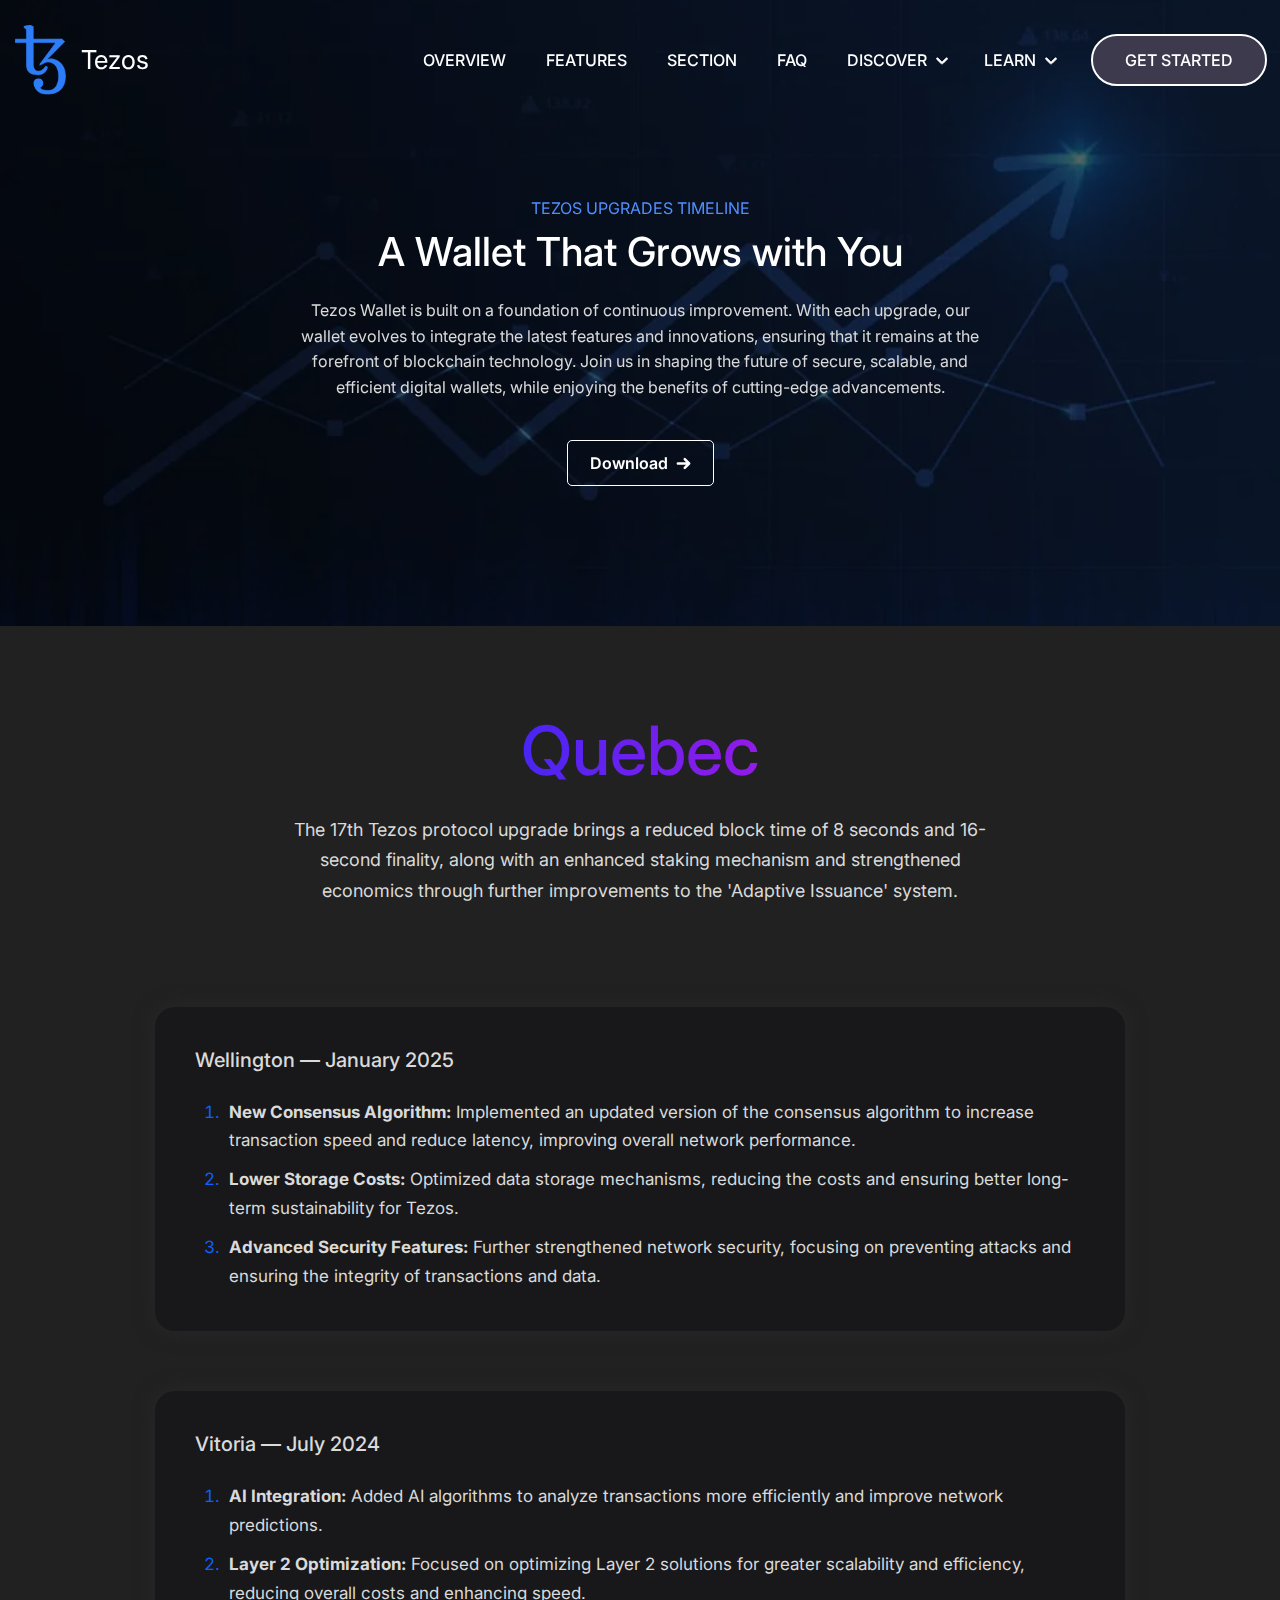
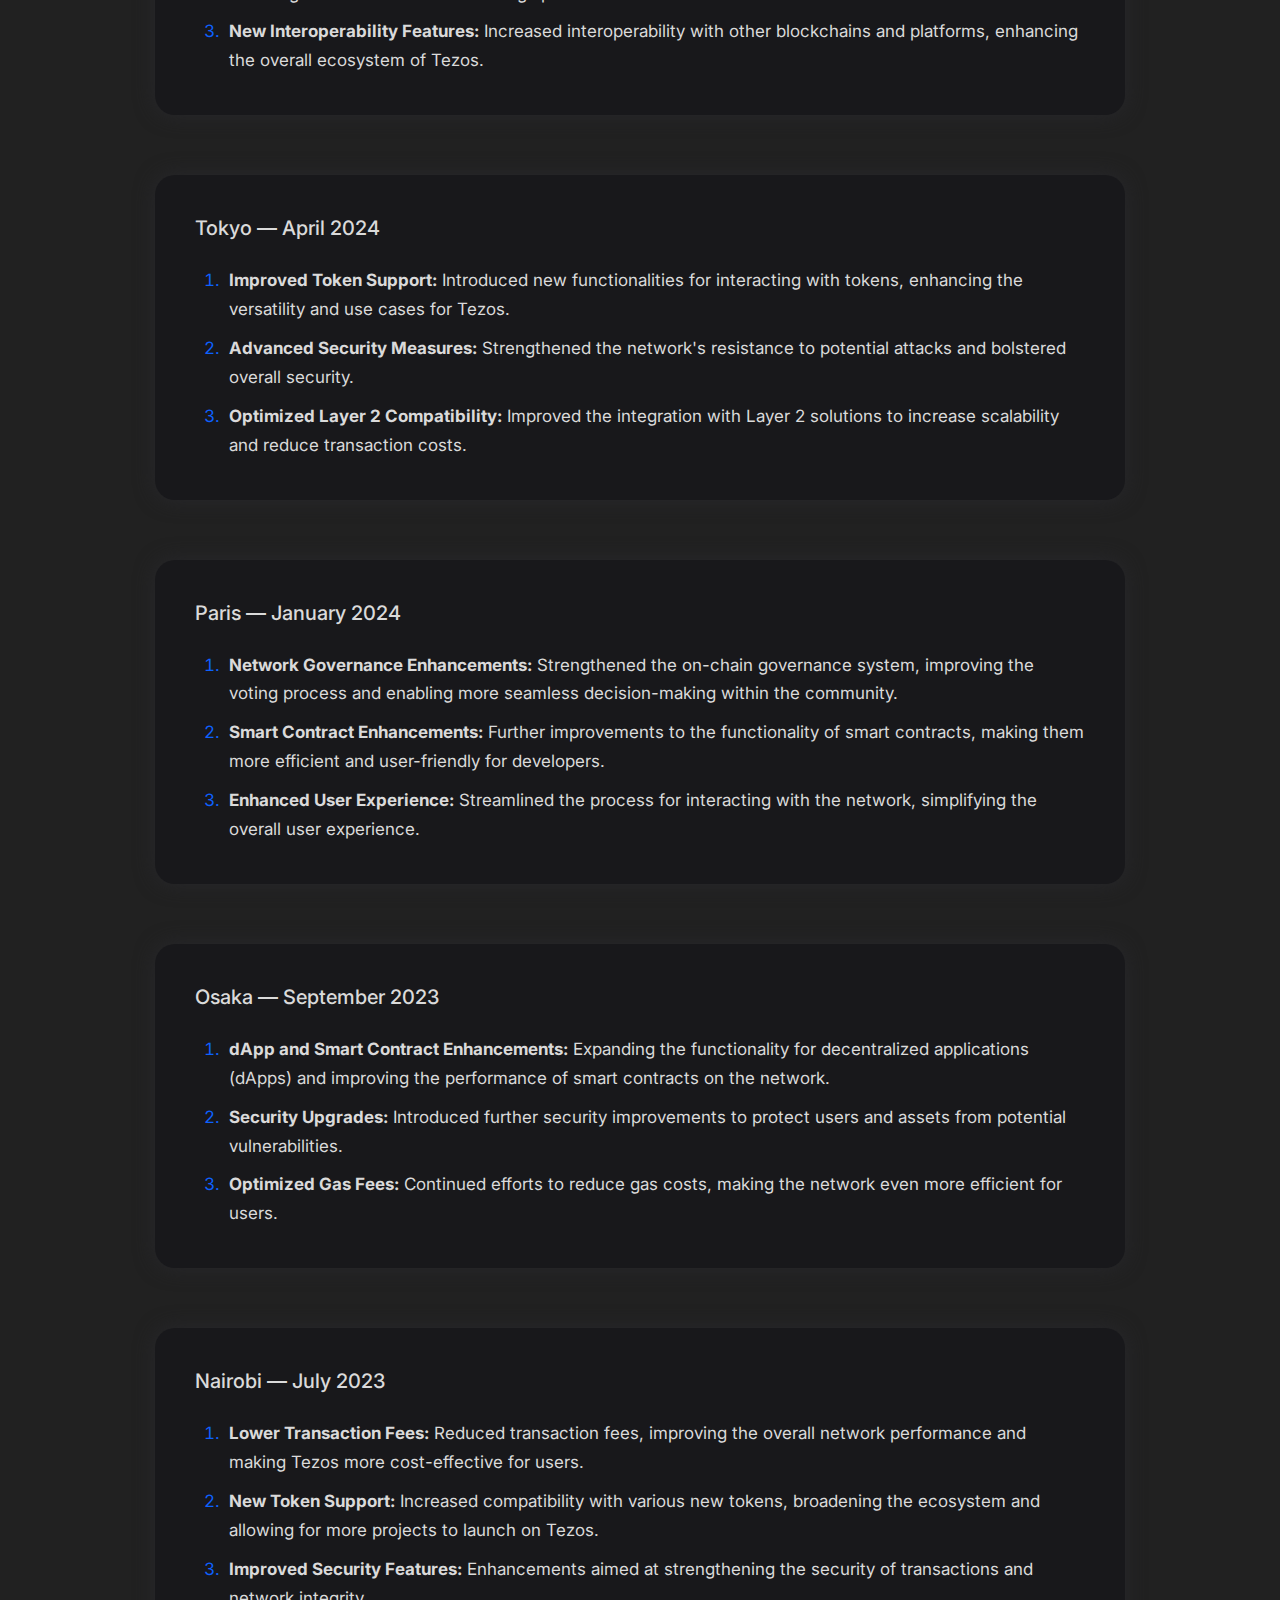
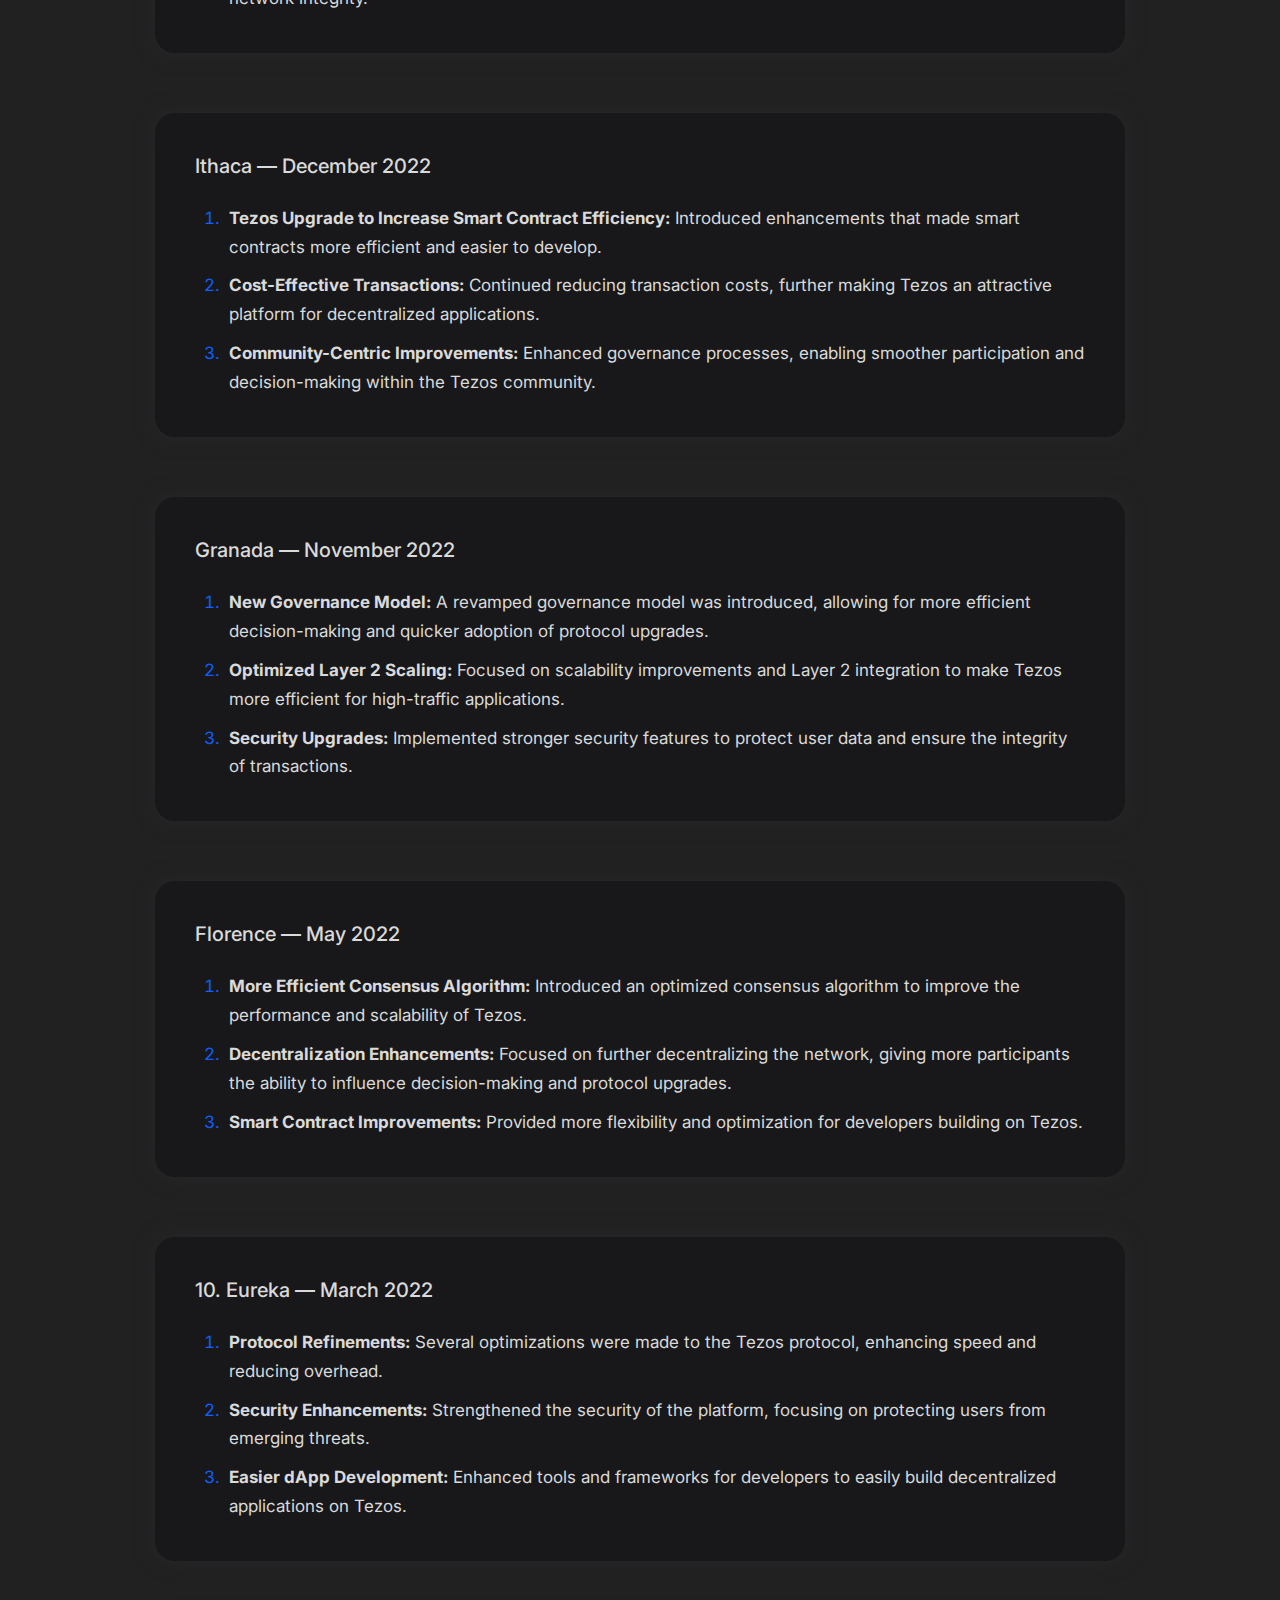
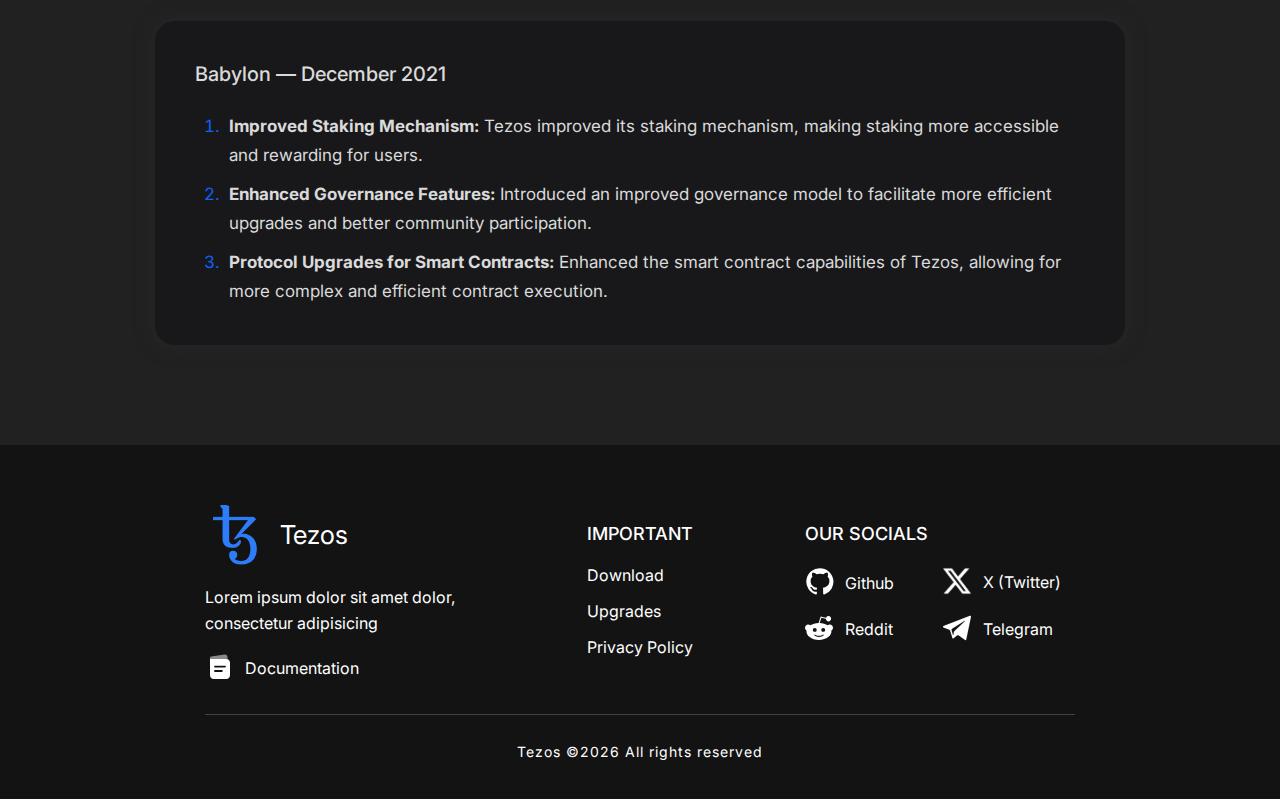
<file: upgrades.html>
<!DOCTYPE html>
<html lang="en">

<head>
	<title>Upgrades Tezos</title>
	<meta charset="UTF-8">
	<meta name="format-detection" content="telephone=no">
	<meta name="viewport" content="width=1230px, initial-scale=1.0">
	<meta name="author" content="tezos-example.netlify.app">
	<link rel="stylesheet" href="css/style.min.css?_v=20250328191059">
	<link rel="shortcut icon" type="image/x-icon" sizes="16x16" href="favicon.ico">
	<link rel="icon" type="image/webp" sizes="16x16" href="img/favicons/16x16.webp">
	<link rel="icon" type="image/webp" sizes="32x32" href="img/favicons/32x32.webp">
	<link rel="icon" type="image/webp" sizes="64x64" href="img/favicons/64x64.webp">
	<link rel="apple-touch-icon" sizes="180x180" href="img/favicons/180x180.webp">
	<link rel="icon" type="image/webp" sizes="400x400" href="img/favicons/400x400.webp">
	<link rel="canonical" href="https://tezos-example.netlify.app/upgrades">
	<meta name="robots" content="follow, index, max-snippet:-1, max-image-preview:large">
	<meta name="description" content="Future description of the site">
	<meta name="keywords" content="">
	<meta property="og:site_name" content="tezos-example.netlify.app">
	<meta property="og:type" content="website">
	<meta property="og:url" content="https://tezos-example.netlify.app/upgrades">
	<meta property="og:title" content="Upgrades Tezos">
	<meta property="og:description" content="Future description of the site">
	<meta property="og:image" content="img/og_image/image.webp">
	<meta property="og:image:width" content="2500">
	<meta property="og:image:height" content="1400">
	<meta property="og:image:alt" content="Tezos image">
	<meta property="og:image:type" content="image/webp">
	<meta property="twitter:title" content="Upgrades Tezos">
	<meta property="twitter:description" content="Future description of the site">
	<meta property="twitter:image" content="img/og_image/image.webp">
	<meta property="twitter:card" content="summary">
</head>

<body>
	<div class="wrapper">
		<header class="header">
			<div class="header__container">
				<a href="home" data-goto=".hero" class="header__logo logo">
					<img src="img/logo.webp" alt="logo">
					<span>Tezos</span>
				</a>
				<nav class="header__menu menu">
					<div class="menu__body">
						<ul class="menu__list">
							<li class="menu__item">
								<a href="home#overview" class="menu__link" data-goto=".overview" data-goto-header>Overview</a>
							</li>
							<li class="menu__item">
								<a href="home#features" class="menu__link" data-goto=".features" data-goto-header>Features</a>
							</li>
							<li class="menu__item">
								<a href="home#explore" class="menu__link" data-goto=".explore" data-goto-header>Section</a>
							</li>
							<li class="menu__item">
								<a href="home#faq" class="menu__link" data-goto=".faq" data-goto-header>FAQ</a>
							</li>
							<li class="menu__item menu__item--modified">
								<button type="button" class="menu__button-open" aria-label="Open a submenu">Discover</button>
								<ul class="menu__sub-list">
									<li class="menu__sub-item">
										<a href="docs" class="menu__sub-link">Documentation</a>
									</li>
									<li class="menu__sub-item">
										<a href="upgrades" class="menu__sub-link">Upgrades Timeline</a>
									</li>
									<li class="menu__sub-item">
										<a href="smart-rollups" class="menu__sub-link">Smart Rollups</a>
									</li>
								</ul>
							</li>
							<li class="menu__item menu__item--modified">
								<button type="button" class="menu__button-open" aria-label="Open a submenu">Learn</button>
								<ul class="menu__sub-list">
									<li class="menu__sub-item">
										<a href="about" class="menu__sub-link">Tezos Introduction</a>
									</li>
									<li class="menu__sub-item">
										<a href="how-to-use" class="menu__sub-link">How to use tezos?</a>
									</li>
									<li class="menu__sub-item">
										<a href="https://tezos.com/whitepaper.pdf" class="menu__sub-link">White paper</a>
									</li>
								</ul>
							</li>
							<li class="menu__item menu__item--button">
								<a href="download" class="menu__link menu__link--button">Get started</a>
							</li>
						</ul>
					</div>
				</nav>
			</div>
			<div class="progress-bar"></div>
		</header>
		<main class="page">
			<section class="hero-additional hero-additional--upgrades">
				<div class="hero-additional__container">
					<div class="hero-additional__suptitle">TEZOS UPGRADES TIMELINE</div>
					<h1 class="hero-additional__title title">A Wallet That Grows with You</h1>
					<div class="hero-additional__text text">
						<p>
							Tezos Wallet is built on a foundation of continuous improvement. With each upgrade, our wallet evolves to integrate the latest features and innovations, ensuring that it remains at the forefront of blockchain technology. Join us in shaping the future of secure, scalable, and efficient digital wallets, while enjoying the benefits of cutting-edge advancements.
						</p>
					</div>
					<div class="hero-additional__links">
						<a href="download" class="hero-additional__link">
							<span>Download</span>
							<svg xmlns="http://www.w3.org/2000/svg" class="h-6 w-6" fill="none" viewBox="0 0 24 24" stroke="currentColor" stroke-width="4">
								<path stroke-linecap="round" stroke-linejoin="round" d="M14 5l7 7m0 0l-7 7m7-7H3"></path>
							</svg>
						</a>
					</div>
				</div>
				<div class="hero-additional__bg-image">
					<img src="img/upgrades/bg.webp" alt="Background image" itemprop="bg image">
				</div>
			</section>
			<section class="upgrades">
				<div class="upgrades__container">
					<article class="upgrades__article article" itemscope itemtype="https://schema.org/Article">
						<h2 class="article__title title" itemprop="headline">Quebec</h2>
						<div class="article__text" itemprop="description">
							<p>
								The 17th Tezos protocol upgrade brings a reduced block time of 8 seconds and 16-second finality, along with an enhanced staking mechanism and strengthened economics through further improvements to the 'Adaptive Issuance' system.
							</p>
						</div>
					</article>
				</div>
			</section>
			<section class="upgrades-history" id="upgrades">
				<div class="upgrades-history__container">
					<!-- <h2 class="upgrades-history__title title title--fz24">Here is a list of Tezos updates from 2025 to 2021 in reverse chronological order:</h2> -->
					<div class="upgrades-history__blocks">
						<div class="upgrades-history__block block-upgrades-history" id="last-release">
							<h3 class="block-upgrades-history__release">Wellington — January 2025</h3>
							<ol class="block-upgrades-history__list">
								<li class="block-upgrades-history__item"><strong>New Consensus Algorithm:</strong> Implemented an updated version of the consensus algorithm to increase transaction speed and reduce latency, improving overall network performance.</li>
								<li class="block-upgrades-history__item"><strong>Lower Storage Costs:</strong> Optimized data storage mechanisms, reducing the costs and ensuring better long-term sustainability for Tezos.</li>
								<li class="block-upgrades-history__item"><strong>Advanced Security Features:</strong> Further strengthened network security, focusing on preventing attacks and ensuring the integrity of transactions and data.</li>
							</ol>
						</div>
						<div class="upgrades-history__block block-upgrades-history">
							<h3 class="block-upgrades-history__release">Vitoria — July 2024</h3>
							<ol class="block-upgrades-history__list">
								<li class="block-upgrades-history__item"><strong>AI Integration:</strong> Added AI algorithms to analyze transactions more efficiently and improve network predictions.</li>
								<li class="block-upgrades-history__item"><strong>Layer 2 Optimization:</strong> Focused on optimizing Layer 2 solutions for greater scalability and efficiency, reducing overall costs and enhancing speed.</li>
								<li class="block-upgrades-history__item"><strong>New Interoperability Features:</strong> Increased interoperability with other blockchains and platforms, enhancing the overall ecosystem of Tezos.</li>
							</ol>
						</div>
						<div class="upgrades-history__block block-upgrades-history">
							<h3 class="block-upgrades-history__release">Tokyo — April 2024</h3>
							<ol class="block-upgrades-history__list">
								<li class="block-upgrades-history__item"><strong>Improved Token Support:</strong> Introduced new functionalities for interacting with tokens, enhancing the versatility and use cases for Tezos.</li>
								<li class="block-upgrades-history__item"><strong>Advanced Security Measures:</strong> Strengthened the network's resistance to potential attacks and bolstered overall security.</li>
								<li class="block-upgrades-history__item"><strong>Optimized Layer 2 Compatibility:</strong> Improved the integration with Layer 2 solutions to increase scalability and reduce transaction costs.</li>
							</ol>
						</div>
						<div class="upgrades-history__block block-upgrades-history">
							<h3 class="block-upgrades-history__release">Paris — January 2024</h3>
							<ol class="block-upgrades-history__list">
								<li class="block-upgrades-history__item"><strong>Network Governance Enhancements:</strong> Strengthened the on-chain governance system, improving the voting process and enabling more seamless decision-making within the community.</li>
								<li class="block-upgrades-history__item"><strong>Smart Contract Enhancements:</strong> Further improvements to the functionality of smart contracts, making them more efficient and user-friendly for developers.</li>
								<li class="block-upgrades-history__item"><strong>Enhanced User Experience:</strong> Streamlined the process for interacting with the network, simplifying the overall user experience.</li>
							</ol>
						</div>
						<div class="upgrades-history__block block-upgrades-history">
							<h3 class="block-upgrades-history__release">Osaka — September 2023</h3>
							<ol class="block-upgrades-history__list">
								<li class="block-upgrades-history__item"><strong>dApp and Smart Contract Enhancements:</strong> Expanding the functionality for decentralized applications (dApps) and improving the performance of smart contracts on the network.</li>
								<li class="block-upgrades-history__item"><strong>Security Upgrades:</strong> Introduced further security improvements to protect users and assets from potential vulnerabilities.</li>
								<li class="block-upgrades-history__item"><strong>Optimized Gas Fees:</strong> Continued efforts to reduce gas costs, making the network even more efficient for users.</li>
							</ol>
						</div>
						<div class="upgrades-history__block block-upgrades-history">
							<h3 class="block-upgrades-history__release">Nairobi — July 2023</h3>
							<ol class="block-upgrades-history__list">
								<li class="block-upgrades-history__item"><strong>Lower Transaction Fees:</strong> Reduced transaction fees, improving the overall network performance and making Tezos more cost-effective for users.</li>
								<li class="block-upgrades-history__item"><strong>New Token Support:</strong> Increased compatibility with various new tokens, broadening the ecosystem and allowing for more projects to launch on Tezos.</li>
								<li class="block-upgrades-history__item"><strong>Improved Security Features:</strong> Enhancements aimed at strengthening the security of transactions and network integrity.</li>
							</ol>
						</div>
						<div class="upgrades-history__block block-upgrades-history">
							<h3 class="block-upgrades-history__release">Ithaca — December 2022</h3>
							<ol class="block-upgrades-history__list">
								<li class="block-upgrades-history__item"><strong>Tezos Upgrade to Increase Smart Contract Efficiency:</strong> Introduced enhancements that made smart contracts more efficient and easier to develop.</li>
								<li class="block-upgrades-history__item"><strong>Cost-Effective Transactions:</strong> Continued reducing transaction costs, further making Tezos an attractive platform for decentralized applications.</li>
								<li class="block-upgrades-history__item"><strong>Community-Centric Improvements:</strong> Enhanced governance processes, enabling smoother participation and decision-making within the Tezos community.</li>
							</ol>
						</div>
						<div class="upgrades-history__block block-upgrades-history">
							<h3 class="block-upgrades-history__release">Granada — November 2022</h3>
							<ol class="block-upgrades-history__list">
								<li class="block-upgrades-history__item"><strong>New Governance Model:</strong> A revamped governance model was introduced, allowing for more efficient decision-making and quicker adoption of protocol upgrades.</li>
								<li class="block-upgrades-history__item"><strong>Optimized Layer 2 Scaling:</strong> Focused on scalability improvements and Layer 2 integration to make Tezos more efficient for high-traffic applications.</li>
								<li class="block-upgrades-history__item"><strong>Security Upgrades:</strong> Implemented stronger security features to protect user data and ensure the integrity of transactions.</li>
							</ol>
						</div>
						<div class="upgrades-history__block block-upgrades-history">
							<h3 class="block-upgrades-history__release">Florence — May 2022</h3>
							<ol class="block-upgrades-history__list">
								<li class="block-upgrades-history__item"><strong>More Efficient Consensus Algorithm:</strong> Introduced an optimized consensus algorithm to improve the performance and scalability of Tezos.</li>
								<li class="block-upgrades-history__item"><strong>Decentralization Enhancements:</strong> Focused on further decentralizing the network, giving more participants the ability to influence decision-making and protocol upgrades.</li>
								<li class="block-upgrades-history__item"><strong>Smart Contract Improvements:</strong> Provided more flexibility and optimization for developers building on Tezos.</li>
							</ol>
						</div>
						<div class="upgrades-history__block block-upgrades-history">
							<h3 class="block-upgrades-history__release">10. Eureka — March 2022</h3>
							<ol class="block-upgrades-history__list">
								<li class="block-upgrades-history__item"><strong>Protocol Refinements:</strong> Several optimizations were made to the Tezos protocol, enhancing speed and reducing overhead.</li>
								<li class="block-upgrades-history__item"><strong>Security Enhancements:</strong> Strengthened the security of the platform, focusing on protecting users from emerging threats.</li>
								<li class="block-upgrades-history__item"><strong>Easier dApp Development:</strong> Enhanced tools and frameworks for developers to easily build decentralized applications on Tezos.</li>
							</ol>
						</div>
						<div class="upgrades-history__block block-upgrades-history">
							<h3 class="block-upgrades-history__release">Babylon — December 2021</h3>
							<ol class="block-upgrades-history__list">
								<li class="block-upgrades-history__item"><strong>Improved Staking Mechanism:</strong> Tezos improved its staking mechanism, making staking more accessible and rewarding for users.</li>
								<li class="block-upgrades-history__item"><strong>Enhanced Governance Features:</strong> Introduced an improved governance model to facilitate more efficient upgrades and better community participation.</li>
								<li class="block-upgrades-history__item"><strong>Protocol Upgrades for Smart Contracts:</strong> Enhanced the smart contract capabilities of Tezos, allowing for more complex and efficient contract execution.</li>
							</ol>
						</div>

						<!-- <div class="upgrades-history__block block-upgrades-history">
							<div class="block-upgrades-history__release">Release 1.10.10</div>
							<div class="block-upgrades-history__label">New features:</div>
							<ol class="block-upgrades-history__list">
								<li class="block-upgrades-history__item">Lorem, ipsum dolor aliquid non </li>
								<li class="block-upgrades-history__item">Lorem, ipsum dolor aliquid non </li>
							</ol>
							<div class="block-upgrades-history__label">Bug fixes:</div>
							<ol class="block-upgrades-history__list">
								<li class="block-upgrades-history__item">Lorem, ipsum dolor aliquid non </li>
								<li class="block-upgrades-history__item">Lorem, ipsum dolor aliquid non </li>
							</ol>
						</div> -->
					</div>
				</div>
			</section>
			<button class="scroll-up" id="scroll-up" aria-label="Scroll up button">
				<div class="scroll-up__box">
					<span class="scroll-up__elem">
						<svg viewBox="0 0 46 40" xmlns="http://www.w3.org/2000/svg">
							<path d="M46 20.038c0-.7-.3-1.5-.8-2.1l-16-17c-1.1-1-3.2-1.4-4.4-.3-1.2 1.1-1.2 3.3 0 4.4l11.3 11.9H3c-1.7 0-3 1.3-3 3s1.3 3 3 3h33.1l-11.3 11.9c-1 1-1.2 3.3 0 4.4 1.2 1.1 3.3.8 4.4-.3l16-17c.5-.5.8-1.1.8-1.9z"></path>
						</svg>
					</span>
					<span class="scroll-up__elem">
						<svg viewBox="0 0 46 40">
							<path d="M46 20.038c0-.7-.3-1.5-.8-2.1l-16-17c-1.1-1-3.2-1.4-4.4-.3-1.2 1.1-1.2 3.3 0 4.4l11.3 11.9H3c-1.7 0-3 1.3-3 3s1.3 3 3 3h33.1l-11.3 11.9c-1 1-1.2 3.3 0 4.4 1.2 1.1 3.3.8 4.4-.3l16-17c.5-.5.8-1.1.8-1.9z"></path>
						</svg>
					</span>
				</div>
			</button>
		</main>
		<footer class="footer">
			<div class="footer__container">
				<div class="footer__body body-footer">
					<div class="body-footer__column">
						<a href="home" data-goto=".hero" class="body-footer__logo logo">
							<img src="img/logo.webp" alt="logo">
							<span>Tezos</span>
						</a>
						<div class="body-footer__text text">
							<p>Lorem ipsum dolor sit amet dolor, consectetur adipisicing</p>
						</div>
						<a href="docs" class="contacts-footer__link contacts-footer__link_docs">Documentation</a>
					</div>
					<div class="body-footer__column body-footer__column_full">
						<nav class="body-footer__menu menu-footer">
							<div class="menu-footer__column">
								<div class="menu-footer__title">Important</div>
								<ul class="menu-footer__list">

									<li class="menu-footer__item">
										<a href="download" class="menu-footer__link">Download</a>
									</li>
									<li class="menu-footer__item">
										<a href="download#upgrades" class="menu-footer__link">Upgrades</a>
									</li>
									<li class="menu-footer__item">
										<a href="privacy-policy" class="menu-footer__link">Privacy Policy</a>
									</li>
								</ul>
							</div>
						</nav>
					</div>
					<div class="body-footer__column">
						<div class="body-footer__social social-footer">
							<div class="social-footer__title">Our socials</div>
							<ul class="body-footer__contacts contacts-footer">
								<li class="contacts-footer__item">
									<a href="#" target="_blank" class="contacts-footer__link contacts-footer__link_github">Github</a>
								</li>
								<li class="contacts-footer__item">
									<a href="#" target="_blank" class="contacts-footer__link contacts-footer__link_x">X (Twitter)</a>
								</li>
								<li class="contacts-footer__item">
									<a href="#" target="_blank" class="contacts-footer__link contacts-footer__link_reddit">Reddit</a>
								</li>
								<li class="contacts-footer__item">
									<a href="#" target="_blank" class="contacts-footer__link contacts-footer__link_telegram">Telegram</a>
								</li>
							</ul>
						</div>
					</div>
				</div>
				<div class="footer__bottom">
					<div class="footer__copy">Tezos ©<span id="year"></span> All rights reserved</div>
				</div>
			</div>
		</footer>
	</div>
	<script src="js/app.min.js?_v=20250328191059"></script>
</body>

</html>
</file>
<file: css/style.min.css>
@import url(https://fonts.googleapis.com/css?family=Inter:regular,500,600,700);*{padding:0;margin:0;border:0}*,*::after,*::before{box-sizing:border-box}*::after,*::before{display:inline-block}body,html{height:100%;min-width:320px}body{color:#413b3b;line-height:1;font-family:Inter;font-size:1rem;-ms-text-size-adjust:100%;-moz-text-size-adjust:100%;-webkit-text-size-adjust:100%;-webkit-font-smoothing:antialiased;-moz-osx-font-smoothing:grayscale}button,input,textarea{font-family:Inter;font-size:inherit;line-height:inherit;color:inherit;background-color:rgba(0,0,0,0)}input,textarea{width:100%}label{display:inline-block}button,option,select{cursor:pointer}a{display:inline-block;color:inherit;text-decoration:none}ul li{list-style:none}img{vertical-align:top}h1,h2,h3,h4,h5,h6{font-weight:inherit;font-size:inherit}body{background:#fff}.lock body{overflow:hidden;touch-action:none;-ms-scroll-chaining:none;overscroll-behavior:none}body ::selection{color:#fff;background:rgba(70,123,222,.8)}body::-webkit-scrollbar{width:.9375rem}body::-webkit-scrollbar-track{background:#c7c7c7}body::-webkit-scrollbar-thumb{background:#0d61ff;border:.1875rem solid #c7c7c7;border-radius:.625rem}body::-webkit-scrollbar-thumb:hover{background:#518eff}.wrapper{min-height:100%;display:flex;flex-direction:column;overflow:hidden}@supports (overflow:clip){.wrapper{overflow:clip}}.wrapper>main{flex:1 1 auto}.wrapper>*{min-width:0}[class*=__container]{max-width:76.875rem;margin:0 auto;padding:0 .9375rem}[class*="--gc"]{display:grid;min-width:0;grid-template-columns:.9375rem 1fr minmax(auto,75rem) 1fr .9375rem}[class*="--gc"]>*{min-width:0;grid-column:3/4}.button{display:inline-block;text-align:center;padding:14px 40px;background-color:#0d61ff;border-radius:15px;text-transform:uppercase;color:#fff;letter-spacing:2px;font-weight:500;border:2px solid #0d61ff;line-height:1.43;transition:all .3s}.button:hover{background-color:rgba(0,0,0,0);color:#0d61ff}.button--border{border:2px solid #0d61ff;background:rgba(0,0,0,0);color:#0d61ff}.button--border:hover{background:#0d61ff;color:#fff}.button--white{border:2px solid #fff;color:#0d61ff;background:#fff}.button--white:hover{color:#fff}.button-arrow{display:inline-flex;align-items:center;justify-content:center;position:relative;font-size:1.125rem;box-shadow:0 .625rem 1.25rem rgba(0,0,0,.2);padding:.625rem 3.4375rem;background-color:#0051bb;border-radius:3.125rem;color:#fff;gap:.625rem;font-weight:600;border:.125rem solid rgba(255,255,255,.76);overflow:hidden;cursor:pointer;transition:all .3s ease-in-out}.button-arrow:focus,.button-arrow:hover{-webkit-transform:scale(1.04);transform:scale(1.04);border-color:rgba(255,255,255,.4);letter-spacing:.08125rem}.button-arrow:focus .button-arrow__icon,.button-arrow:hover .button-arrow__icon{-webkit-transform:translate(.3125rem);transform:translate(.3125rem)}.button-arrow:focus::before,.button-arrow:hover::before{-webkit-animation:shine 1.3s ease-out infinite;animation:shine 1.3s ease-out infinite}.button-arrow::before{content:"";position:absolute;width:6.25rem;height:100%;background-image:linear-gradient(120deg,rgba(255,255,255,0) 30%,rgba(255,255,255,.8),rgba(255,255,255,0) 70%);top:0;left:-6.25rem;opacity:.4}@-webkit-keyframes shine{0%{left:-6.25rem}60%{left:100%}to{left:100%}}@keyframes shine{0%{left:-6.25rem}60%{left:100%}to{left:100%}}.button-arrow__icon{width:1.875rem;height:1.875rem;transition:all .3s ease-in-out}.additional-link{position:relative;display:inline-flex;gap:.5rem;font-weight:600;align-items:center;color:#fff;border:.0625rem solid #fff;border-radius:.3125rem;padding:.875rem 1.375rem;transition:.3s}.additional-link svg{color:#fff;transition:.3s;width:.9375rem}.additional-link:hover{color:#0d61ff;border-color:#0d61ff;border-radius:.625rem}.additional-link:hover svg{-webkit-transform:translateX(4px);transform:translateX(4px);color:#0d61ff}.scroll-up{position:fixed;z-index:100;bottom:3.75rem;right:3.75rem;display:block;width:70px;height:70px;margin:0;overflow:hidden;outline:0;background-color:rgba(0,0,0,0);cursor:pointer;border:0;-webkit-transform:rotate(90deg);transform:rotate(90deg);opacity:0;visibility:hidden;transition:opacity .4s,visibility .4s}.scroll-up.show{opacity:1;visibility:visible}.scroll-up::after,.scroll-up::before{content:"";position:absolute;border-radius:50%;inset:7px}.scroll-up::before{border:3px solid #0d61ff;transition:opacity .4s cubic-bezier(.77,0,.175,1) 80ms,-webkit-transform .5s cubic-bezier(.455,.03,.515,.955) 80ms;transition:opacity .4s cubic-bezier(.77,0,.175,1) 80ms,transform .5s cubic-bezier(.455,.03,.515,.955) 80ms;transition:opacity .4s cubic-bezier(.77,0,.175,1) 80ms,transform .5s cubic-bezier(.455,.03,.515,.955) 80ms,-webkit-transform .5s cubic-bezier(.455,.03,.515,.955) 80ms}.scroll-up:focus::before{border-color:#fff}.scroll-up::after{border:3px solid #4184ff;-webkit-transform:scale(1.3);transform:scale(1.3);transition:opacity .4s cubic-bezier(.165,.84,.44,1),-webkit-transform .5s cubic-bezier(.25,.46,.45,.94);transition:opacity .4s cubic-bezier(.165,.84,.44,1),transform .5s cubic-bezier(.25,.46,.45,.94);transition:opacity .4s cubic-bezier(.165,.84,.44,1),transform .5s cubic-bezier(.25,.46,.45,.94),-webkit-transform .5s cubic-bezier(.25,.46,.45,.94);opacity:0}.scroll-up:hover:before{opacity:0;-webkit-transform:scale(.7);transform:scale(.7);transition:opacity .4s cubic-bezier(.165,.84,.44,1),-webkit-transform .5s cubic-bezier(.25,.46,.45,.94);transition:opacity .4s cubic-bezier(.165,.84,.44,1),transform .5s cubic-bezier(.25,.46,.45,.94);transition:opacity .4s cubic-bezier(.165,.84,.44,1),transform .5s cubic-bezier(.25,.46,.45,.94),-webkit-transform .5s cubic-bezier(.25,.46,.45,.94)}.scroll-up:hover:after{opacity:1;-webkit-transform:scale(1);transform:scale(1);transition:opacity .4s cubic-bezier(.77,0,.175,1) 80ms,-webkit-transform .5s cubic-bezier(.455,.03,.515,.955) 80ms;transition:opacity .4s cubic-bezier(.77,0,.175,1) 80ms,transform .5s cubic-bezier(.455,.03,.515,.955) 80ms;transition:opacity .4s cubic-bezier(.77,0,.175,1) 80ms,transform .5s cubic-bezier(.455,.03,.515,.955) 80ms,-webkit-transform .5s cubic-bezier(.455,.03,.515,.955) 80ms}.scroll-up:hover .scroll-up__box{transition:.4s;-webkit-transform:translateX(-70px);transform:translateX(-70px)}.scroll-up:focus .scroll-up__elem,.scroll-up:hover .scroll-up__elem{fill:#4184ff}.scroll-up__box{display:flex;position:absolute;top:0;left:0}.scroll-up__elem{display:block;width:22px;height:22px;margin:22px 24px 0 24px;-webkit-transform:rotate(180deg);transform:rotate(180deg);fill:#0d61ff;transition:all .3s}.tabs{display:grid;align-items:center;gap:1.875rem}.tabs__navigation{justify-self:center;display:grid;grid-template-columns:repeat(3,1fr);gap:1.25rem}.tabs__header{font-size:1.25rem;font-weight:700;border:none;cursor:pointer;border-radius:.75em;background:#413b3b}.tabs__header:hover .tabs__title{-webkit-transform:translateY(-.33em);transform:translateY(-.33em)}.tabs__header:active .tabs__title{-webkit-transform:translateY(0);transform:translateY(0)}.tabs__header._tab-active .tabs__title{background:#dadada}.tabs__title{box-sizing:border-box;border:.125rem solid #413b3b;border-radius:.75em;padding:.5rem 1.25rem;background:#e8e8e8;color:#413b3b;-webkit-transform:translateY(-.2em);transform:translateY(-.2em);transition:-webkit-transform .1s ease;transition:transform .1s ease;transition:transform .1s ease,-webkit-transform .1s ease;display:flex;align-items:center;justify-content:center;gap:.5rem}.tabs__title img{width:2.1875rem;height:2.1875rem}.tabs__content{height:28.125rem}.tabs__body{height:100%;overflow:hidden;border-radius:.625rem;position:relative}.tabs__body img{width:100%;height:100%;-o-object-fit:cover;object-fit:cover;transition:all .8s}.tabs__body img:hover{-webkit-transform:scale(1.03);transform:scale(1.03)}.tabs__text{color:#fff;font-weight:500;position:absolute;top:40%;-webkit-transform:translate(0,-50%);transform:translate(0,-50%);left:3%;z-index:2;background:rgba(0,0,0,.6);-webkit-backdrop-filter:blur(.3125rem);backdrop-filter:blur(.3125rem);padding:1.25rem;border-radius:.625rem;max-width:18.75rem;line-height:1.5}.ibg{width:100%;height:100%;-o-object-fit:cover;object-fit:cover}.ibg--top{-o-object-position:top;object-position:top}.ibg--bottom{-o-object-position:bottom;object-position:bottom}.ibg--left{-o-object-position:left;object-position:left}.ibg--right{-o-object-position:right;object-position:right}.ibg--contain{-o-object-fit:contain;object-fit:contain}.progress-bar{position:relative;z-index:10;width:0;height:.3125rem;top:0;left:0;background:#0d61ff;-webkit-animation-name:fill-progress;animation-name:fill-progress;-webkit-animation-timing-function:linear;animation-timing-function:linear;animation-timeline:scroll();pointer-events:none}@-webkit-keyframes fill-progress{to{width:100%}}@keyframes fill-progress{to{width:100%}}.logo{display:flex;align-items:center;gap:.9375rem;height:100%;transition:all .5s}.logo img{max-width:5.625rem;width:100%;height:100%;-o-object-fit:contain;object-fit:contain;border-radius:.9375rem}.logo span{font-size:1.625rem;transition:all .5s;color:#fff}.logo:hover span{color:#0d61ff}.title{font-size:2.5rem;font-weight:500;line-height:1.3;color:#212121;text-wrap:pretty}.title:not(:last-child){margin-bottom:1.25rem}.title--fz32{font-size:2rem;line-height:1.3;color:#212121}.title--fz32:not(:last-child){margin-bottom:1.25rem}.title--fz24{font-size:1.5rem;line-height:1.3;color:#212121}.title--fz24:not(:last-child){margin-bottom:.9375rem}.title span{background-image:linear-gradient(to right,#0d61ff,#b837b8);color:transparent;-webkit-background-clip:text;background-clip:text}.text{line-height:1.6;text-wrap:pretty}.hero-additional{padding-block:12.5rem 9.375rem;color:#fff;position:relative}.hero-additional--about-page .hero-additional__bg-image img{max-height:35rem}.hero-additional--smart-rollups .hero-additional__bg-image img{max-height:43.75rem}.hero-additional--smart-rollups .hero-additional__text{max-width:35.625rem}.hero-additional--how-to-use .hero-additional__bg-image img{max-height:41.875rem}.hero-additional--how-to-use .hero-additional__text{max-width:34.375rem}.hero-additional--upgrades{padding-block:12.5rem 8.75rem}.hero-additional--upgrades .hero-additional__bg-image img{max-height:40.625rem}.hero-additional--upgrades .hero-additional__bg-image::after{background:rgba(0,0,0,.6)}.hero-additional--upgrades .hero-additional__text{max-width:43.75rem}.hero-additional__container{max-width:62.5rem;position:relative;z-index:5;text-align:center}.hero-additional__suptitle{text-transform:uppercase;color:#518eff}.hero-additional__suptitle:not(:last-child){margin-bottom:.625rem}.hero-additional__title{max-width:37.5rem;margin:0 auto;color:#fff}.hero-additional__text{color:#dadada;max-width:29.375rem;margin:0 auto}.hero-additional__text:not(:last-child){margin-bottom:2.5rem}.hero-additional__links{display:flex;justify-content:center;align-items:center;gap:1.25rem}.hero-additional__link{position:relative;display:inline-flex;gap:.5rem;font-weight:600;align-items:center;color:#fff;border:.0625rem solid #fff;border-radius:.3125rem;padding:.875rem 1.375rem;transition:.3s}.hero-additional__link svg{color:#fff;transition:.3s;width:.9375rem}.hero-additional__link:hover{color:#0d61ff;border-color:#0d61ff;border-radius:.625rem}.hero-additional__link:hover svg{-webkit-transform:translateX(4px);transform:translateX(4px);color:#0d61ff}.hero-additional__bg-image{pointer-events:none}.hero-additional__bg-image img{max-height:31.25rem;position:fixed;width:100%;height:100%;top:0;left:0;-o-object-fit:cover;object-fit:cover}.hero-additional__bg-image::after{content:"";position:absolute;width:100%;height:100%;top:0;left:0;background:rgba(0,0,0,.8)}.card{display:flex;flex-direction:column;position:relative;background:#29292c;padding:1.25rem .9375rem 1.5rem 1.5rem;border-radius:.75rem;isolation:isolate;overflow:hidden;--gradient:linear-gradient(to bottom, #2eadff, #3d83ff, #7256f1);cursor:default}.card::before{content:"";position:absolute;inset:.0625rem;border-radius:.75rem;background:#18181b;z-index:2}.card::after{content:"";position:absolute;width:.25rem;inset:.65rem auto .65rem .65rem;border-radius:.125rem;background:var(--gradient);transition:-webkit-transform .3s ease;transition:transform .3s ease;transition:transform .3s ease,-webkit-transform .3s ease;z-index:4}.card:hover::after{-webkit-transform:translateX(.25rem);transform:translateX(.25rem)}.card:hover .card__icon{-webkit-transform:translateX(.25rem);transform:translateX(.25rem)}.card:hover .card__text,.card:hover .card__title{-webkit-transform:translateX(.4375rem);transform:translateX(.4375rem)}.card:hover .card__glow{opacity:.1}.card:hover .card__border-glow{opacity:.1}.card__border-glow,.card__glow{position:absolute;width:20rem;height:20rem;-webkit-transform:translate(-50%,-50%);transform:translate(-50%,-50%);background:radial-gradient(circle closest-side at center,#fff,transparent);opacity:0;transition:opacity .3s ease}.card__glow{z-index:3}.card__border-glow{z-index:1}.card__icon{z-index:3;width:3.125rem;transition:-webkit-transform .3s ease;transition:transform .3s ease;transition:transform .3s ease,-webkit-transform .3s ease}.card__icon:not(:last-child){margin-bottom:.625rem}.card__title{font-size:1.25rem;color:#518eff;font-weight:500;transition:-webkit-transform .3s ease;transition:transform .3s ease;transition:transform .3s ease,-webkit-transform .3s ease;z-index:5}.card__title:not(:last-child){margin-bottom:.625rem}.card__text{color:#bebebe;transition:-webkit-transform .3s ease;transition:transform .3s ease;transition:transform .3s ease,-webkit-transform .3s ease;z-index:5;line-height:1.5}.article{line-height:1.7}.article--center{padding:2.5rem 2.4375rem 3.125rem 1.875rem;border:.0625rem solid #3b3b3b;border-radius:.9375rem;text-align:center;transition:all .2s}.article--center .article__title{margin-inline:auto}.article--center .article__text{margin-inline:auto}.article--center:hover{border:.0625rem solid #494949}.article:not(:last-child){padding-bottom:2.5rem;border-bottom:.0625rem solid #474747;margin-bottom:2.1875rem}.article a{font-weight:500;color:#0d61ff;transition:all .2s}.article a:hover{color:#518eff;text-decoration:underline}.article a.article__link{color:#fff}.article a.article__link:hover{color:#0d61ff;text-decoration:none}.article--last:not(:last-child){margin-bottom:4.375rem}.article strong{font-weight:600}.article__suptitle{text-transform:uppercase;color:#9fc8ff}.article__title{color:#fff}.article__title.title{display:flex;gap:.625rem;align-items:center;font-weight:500}.article__text{color:#dadada;margin:0 auto}.article__text>p:not(:last-child){margin-bottom:.9375rem}.article__text:not(:last-child){margin-bottom:1.25rem}.article__text--700{max-width:43.75rem}.article__text--500{max-width:31.25rem}.article__list{color:#dadada}.article__list:not(:last-child){margin-bottom:1.875rem}.article__list-label{margin-bottom:.625rem}.article__list-label--bigger{font-size:1.25rem;font-weight:500}.article__ul:not(:last-child){margin-bottom:1.25rem}.article__ul--circle .article__li{list-style-type:"→ "}.article__ol{padding-left:1.25rem}.article__ol .article__li{list-style:decimal}.article__li{list-style:inside;margin-bottom:.4375rem}.article__li button{font-weight:500;color:#0d61ff;transition:all .2s}.article__li button:hover{color:#518eff;text-decoration:underline}.article__sub-item{list-style:circle inside;padding-left:1.25rem}.article__items{display:grid;grid-template-columns:repeat(2,1fr);gap:1.875rem}.article__items--3{grid-template-columns:repeat(3,1fr);gap:.9375rem}.article__items:not(:last-child){margin-bottom:1.875rem}.article__item p{line-height:1.6}.attention,.information,.warning{color:#fff;border-radius:.625rem;overflow:hidden}.attention:not(:last-child),.information:not(:last-child),.warning:not(:last-child){margin-bottom:1.25rem}.attention h5,.information h5,.warning h5{padding:.625rem .9375rem;padding-left:3.125rem;font-weight:500;background:url(../img/icons/information.svg) .9375rem .6875rem/1.6875rem no-repeat,rgba(70,149,222,.15)}.attention p,.information p,.warning p{padding:.9375rem}.warning{background:rgba(222,88,70,.1)}.warning h5{background:url(../img/icons/warning.svg) .75rem .5rem/1.875rem no-repeat,rgba(222,88,70,.15)}.information{background:rgba(70,149,222,.1)}.information h5{background:url(../img/icons/information.svg) .8125rem .6875rem/1.6875rem no-repeat,rgba(70,149,222,.15)}.attention{background:rgba(255,240,37,.1)}.attention h5{background:url(../img/icons/attention.svg) .8125rem .625rem/1.5625rem no-repeat,rgba(255,240,37,.15)}.header{position:fixed;width:100%;top:0;left:0;z-index:50;transition:all .5s ease-in-out}.header._header-scroll{background-color:rgba(0,0,0,.8);box-shadow:0 0 .3125rem #3f3f3f;-webkit-backdrop-filter:blur(.3125rem);backdrop-filter:blur(.3125rem)}.header__container{max-width:100rem;display:flex;-webkit-column-gap:35px;-moz-column-gap:35px;column-gap:35px;align-items:center;height:7.5rem;padding-block:1.5625rem;transition:all .5s}._header-scroll .header__container{height:5rem;padding-block:.9375rem}.header__menu{flex:1 1 auto}.menu__list{display:flex;align-items:center;flex-wrap:wrap;-webkit-column-gap:2.5rem;-moz-column-gap:2.5rem;column-gap:2.5rem;justify-content:flex-end}.menu__item--button{position:relative;overflow:hidden;height:3rem;border-radius:1.5rem;background:#3d3a4e;background-size:400%;outline:.125rem solid #fff}.menu__item--button::before{content:"";position:absolute;top:0;left:0;-webkit-transform:scaleX(0);transform:scaleX(0);-webkit-transform-origin:0 50%;transform-origin:0 50%;width:100%;height:inherit;border-radius:inherit;background:linear-gradient(82.3deg,#965de9 10.8%,#6358ee 94.3%);transition:all .475s}.menu__item--button:hover::before{-webkit-transform:scaleX(1);transform:scaleX(1)}.menu__item--button:has(.menu__link.active)::before{-webkit-transform:scaleX(1);transform:scaleX(1)}.menu__item .menu__link--button{padding:.75rem 2rem;position:relative;z-index:1}.menu__item .menu__link--button:focus,.menu__item .menu__link--button:hover{-webkit-transform:translateY(0)!important;transform:translateY(0)!important}.menu__item .menu__link--button.active{color:#fff}.menu__item .menu__link--button.active::after{opacity:0}.menu__item--modified{position:relative;margin-right:.625rem}.menu__item--modified::after{content:"";position:absolute;width:130%;height:110%;top:70%;left:0}.menu__item._hover .menu__sub-list{-webkit-transform:translate(0,1.6875rem);transform:translate(0,1.6875rem);opacity:1;visibility:visible;pointer-events:auto}.menu__item._hover .menu__button-open::after{-webkit-transform:translate(.3125rem,-50%) rotate(-180deg);transform:translate(.3125rem,-50%) rotate(-180deg)}.menu__button-open,.menu__link{padding-block:.4375rem;text-transform:uppercase;line-height:1.5;font-weight:500;transition:color .3s,-webkit-transform .18s;transition:color .3s,transform .18s;transition:color .3s,transform .18s,-webkit-transform .18s;color:#fff;position:relative}.menu__link::after{content:"";position:absolute;width:70%;height:.125rem;bottom:-.625rem;left:50%;-webkit-transform:translate(-50%,0);transform:translate(-50%,0);background:#0d61ff;opacity:0;transition:all .3s}.menu__link._navigator-active{color:#0d61ff}.menu__link._navigator-active::after{bottom:.0625rem;opacity:1}.menu__link._navigator-active:hover{-webkit-transform:translateY(0);transform:translateY(0)}.menu__link.active{color:#0d61ff}.menu__link.active::after{bottom:.0625rem;opacity:1}.menu__link.active:hover{-webkit-transform:translateY(0);transform:translateY(0)}.menu__link:hover{-webkit-transform:translateY(-.25rem);transform:translateY(-.25rem)}.menu__button-open{cursor:default;position:relative;margin-right:.4375rem}.menu__button-open::after{content:"";position:absolute;width:1.25rem;height:1.25rem;top:50%;left:100%;z-index:11100;background:url(../img/icons/arrow.svg) 100%/contain no-repeat;-webkit-transform:translate(.3125rem,-50%);transform:translate(.3125rem,-50%);transition:all .35s}.menu__arrow{font-size:1.125rem;margin-left:.4375rem;-webkit-transform:rotate(90deg) translate(.125rem,0);transform:rotate(90deg) translate(.125rem,0);transition:all .4s}.menu__sub-list{position:absolute;top:100%;left:-3.125rem;z-index:5;background:rgba(19,19,19,.96);border-radius:.4375rem;padding:1.5625rem 2.1875rem;box-shadow:.3125rem .3125rem .625rem rgba(0,0,0,.4);-webkit-transform:translate(0,2.8125rem);transform:translate(0,2.8125rem);opacity:0;visibility:hidden;pointer-events:none;transition:all .35s}.menu__sub-link{font-size:1.0625rem;line-height:1.4;padding:.5rem 0;color:#fff;max-width:14.375rem;white-space:nowrap;overflow:hidden;text-overflow:ellipsis;text-decoration:underline;text-decoration-color:transparent;transition:all .1s}.menu__sub-link:hover{text-decoration-color:#fff}.menu__sub-icon{width:1.75rem;height:1.75rem}.icon-menu{display:none}.header__button,.header__cart,.header__logo{position:relative;z-index:5}.menu-open .menu__body,.menu-open .menu__body::before{left:0}.footer{position:relative;z-index:5;background:#131313;color:#fff;padding-block:3.75rem 2.5rem}.footer__container{max-width:56.25rem}.footer__bottom{text-align:center}.footer__copy{font-size:.875rem;border-top:.0625rem solid rgba(255,255,255,.2);padding-top:30px;margin-top:30px;letter-spacing:.0625rem}.footer__copy:not(:last-child){margin-bottom:1.25rem}.body-footer{display:flex;gap:30px}.body-footer__column{flex:0 1 33%;display:flex;flex-direction:column}.body-footer__column_full{flex:1 1 33%}.body-footer__logo img{max-width:3.75rem;max-height:3.75rem}.body-footer__text:not(:last-child){margin-bottom:.9375rem}.body-footer__logo:not(:last-child){margin-bottom:20px}.contacts-footer{display:grid;gap:.9375rem .3125rem;grid-template-columns:repeat(2,1fr)}.contacts-footer__link{line-height:30px;padding-left:40px;transition:all .2s}.contacts-footer__link:hover{text-decoration:underline;color:#0d61ff}.contacts-footer__link_github{line-height:32px;background:url(../img/socials/github.svg) 0 0/1.875rem no-repeat}.contacts-footer__link_x{background:url(../img/socials/x.webp) 0 0/1.75rem no-repeat}.contacts-footer__link_reddit{background:url(../img/socials/reddit.svg) 0 0/1.75rem no-repeat}.contacts-footer__link_telegram{background:url(../img/socials/telegram.svg) 0 0/1.75rem no-repeat}.contacts-footer__link_email{background:url(../img/socials/email.svg) 0 0/1.75rem no-repeat}.contacts-footer__link_docs{line-height:32px;background:url(../img/icons/document-white.svg) 0 0/1.875rem no-repeat}.menu-footer{padding-top:.9375rem;display:flex;gap:120px;justify-content:center}.menu-footer__title{text-transform:uppercase;font-size:18px;font-weight:500;line-height:27px;margin-bottom:10px}.menu-footer__link{padding-block:.625rem;transition:all .2s}.menu-footer__link:hover{text-decoration:underline;color:#0d61ff}.social-footer{padding-top:.9375rem}.social-footer__title{text-transform:uppercase;font-size:18px;font-weight:500;line-height:27px;margin-bottom:20px}.social-footer__items{display:flex;gap:10px;align-items:center}.social-footer__item{padding:.625rem;transition:all .4s}.social-footer__item:hover{border-radius:50%;background:#0d61ff}.social-footer__item img{width:1.875rem}.hero{padding-block:10rem 6.25rem;color:#fff;background-color:#141779;background-image:url("data:image/svg+xml,%3Csvg xmlns=%27http://www.w3.org/2000/svg%27 width=%27100%25%27 height=%27100%25%27 viewBox=%270 0 1600 800%27%3E%3Cg fill-opacity=%270.25%27%3E%3Cpath fill=%27%23141d9c%27 d=%27M486 705.8c-109.3-21.8-223.4-32.2-335.3-19.4C99.5 692.1 49 703 0 719.8V800h843.8c-115.9-33.2-230.8-68.1-347.6-92.2C492.8 707.1 489.4 706.5 486 705.8z%27/%3E%3Cpath fill=%27%231223c1%27 d=%27M1600 0H0v719.8c49-16.8 99.5-27.8 150.7-33.5c111.9-12.7 226-2.4 335.3 19.4c3.4 0.7 6.8 1.4 10.2 2c116.8 24 231.7 59 347.6 92.2H1600V0z%27/%3E%3Cpath fill=%27%230e2ae9%27 d=%27M478.4 581c3.2 0.8 6.4 1.7 9.5 2.5c196.2 52.5 388.7 133.5 593.5 176.6c174.2 36.6 349.5 29.2 518.6-10.2V0H0v574.9c52.3-17.6 106.5-27.7 161.1-30.9C268.4 537.4 375.7 554.2 478.4 581z%27/%3E%3Cpath fill=%27%232144f9%27 d=%27M0 0v429.4c55.6-18.4 113.5-27.3 171.4-27.7c102.8-0.8 203.2 22.7 299.3 54.5c3 1 5.9 2 8.9 3c183.6 62 365.7 146.1 562.4 192.1c186.7 43.7 376.3 34.4 557.9-12.6V0H0z%27/%3E%3Cpath fill=%27%233E64FF%27 d=%27M181.8 259.4c98.2 6 191.9 35.2 281.3 72.1c2.8 1.1 5.5 2.3 8.3 3.4c171 71.6 342.7 158.5 531.3 207.7c198.8 51.8 403.4 40.8 597.3-14.8V0H0v283.2C59 263.6 120.6 255.7 181.8 259.4z%27/%3E%3Cpath fill=%27%23376fff%27 d=%27M1600 0H0v136.3c62.3-20.9 127.7-27.5 192.2-19.2c93.6 12.1 180.5 47.7 263.3 89.6c2.6 1.3 5.1 2.6 7.7 3.9c158.4 81.1 319.7 170.9 500.3 223.2c210.5 61 430.8 49 636.6-16.6V0z%27/%3E%3Cpath fill=%27%23307cff%27 d=%27M454.9 86.3C600.7 177 751.6 269.3 924.1 325c208.6 67.4 431.3 60.8 637.9-5.3c12.8-4.1 25.4-8.4 38.1-12.9V0H288.1c56 21.3 108.7 50.6 159.7 82C450.2 83.4 452.5 84.9 454.9 86.3z%27/%3E%3Cpath fill=%27%232a8aff%27 d=%27M1600 0H498c118.1 85.8 243.5 164.5 386.8 216.2c191.8 69.2 400 74.7 595 21.1c40.8-11.2 81.1-25.2 120.3-41.7V0z%27/%3E%3Cpath fill=%27%232399ff%27 d=%27M1397.5 154.8c47.2-10.6 93.6-25.3 138.6-43.8c21.7-8.9 43-18.8 63.9-29.5V0H643.4c62.9 41.7 129.7 78.2 202.1 107.4C1020.4 178.1 1214.2 196.1 1397.5 154.8z%27/%3E%3Cpath fill=%27%231CA9FF%27 d=%27M1315.3 72.4c75.3-12.6 148.9-37.1 216.8-72.4h-723C966.8 71 1144.7 101 1315.3 72.4z%27/%3E%3C/g%3E%3C/svg%3E");background-attachment:fixed;background-size:cover;position:relative;z-index:5}.hero::before{content:"";position:absolute;width:100%;height:100%;top:0;left:0;z-index:-1;background:rgba(0,0,0,.4)}.hero__container{display:flex;gap:2.5rem;align-items:center}.hero__content{flex:0 1 60%}.hero__title{font-size:50px;line-height:1.3;font-weight:500}.hero__title span{background-image:linear-gradient(to right,#0d61ff,#b837b8);color:transparent;-webkit-background-clip:text;background-clip:text}.hero__title:not(:last-child){margin-bottom:1.5625rem}.hero__text{max-width:32.5rem;text-wrap-style:balance;line-height:1.8;color:#fff}.hero__text:not(:last-child){margin-bottom:2.1875rem}.hero__image{pointer-events:none;flex:0 1 50%;position:relative}.hero__image img{width:100%;height:100%;-o-object-fit:cover;object-fit:cover}.overview{padding-block:5rem 5.625rem;background:radial-gradient(circle,#fff 0,#c1ccda 100%);background-image:url("data:image/svg+xml,%3Csvg xmlns=%27http://www.w3.org/2000/svg%27 viewBox=%270 0 2000 1500%27%3E%3Cdefs%3E%3Crect stroke=%27%23ffffff%27 stroke-width=%270.5%27 width=%271%27 height=%271%27 id=%27s%27/%3E%3Cpattern id=%27a%27 width=%273%27 height=%273%27 patternUnits=%27userSpaceOnUse%27 patternTransform=%27scale%2820.65%29 translate%28-951.57 -713.68%29%27%3E%3Cuse fill=%27%23fcfcfc%27 href=%27%23s%27 y=%272%27/%3E%3Cuse fill=%27%23fcfcfc%27 href=%27%23s%27 x=%271%27 y=%272%27/%3E%3Cuse fill=%27%23fafafa%27 href=%27%23s%27 x=%272%27 y=%272%27/%3E%3Cuse fill=%27%23fafafa%27 href=%27%23s%27/%3E%3Cuse fill=%27%23f7f7f7%27 href=%27%23s%27 x=%272%27/%3E%3Cuse fill=%27%23f7f7f7%27 href=%27%23s%27 x=%271%27 y=%271%27/%3E%3C/pattern%3E%3Cpattern id=%27b%27 width=%277%27 height=%2711%27 patternUnits=%27userSpaceOnUse%27 patternTransform=%27scale%2820.65%29 translate%28-951.57 -713.68%29%27%3E%3Cg fill=%27%23f5f5f5%27%3E%3Cuse href=%27%23s%27/%3E%3Cuse href=%27%23s%27 y=%275%27 /%3E%3Cuse href=%27%23s%27 x=%271%27 y=%2710%27/%3E%3Cuse href=%27%23s%27 x=%272%27 y=%271%27/%3E%3Cuse href=%27%23s%27 x=%272%27 y=%274%27/%3E%3Cuse href=%27%23s%27 x=%273%27 y=%278%27/%3E%3Cuse href=%27%23s%27 x=%274%27 y=%273%27/%3E%3Cuse href=%27%23s%27 x=%274%27 y=%277%27/%3E%3Cuse href=%27%23s%27 x=%275%27 y=%272%27/%3E%3Cuse href=%27%23s%27 x=%275%27 y=%276%27/%3E%3Cuse href=%27%23s%27 x=%276%27 y=%279%27/%3E%3C/g%3E%3C/pattern%3E%3Cpattern id=%27h%27 width=%275%27 height=%2713%27 patternUnits=%27userSpaceOnUse%27 patternTransform=%27scale%2820.65%29 translate%28-951.57 -713.68%29%27%3E%3Cg fill=%27%23f5f5f5%27%3E%3Cuse href=%27%23s%27 y=%275%27/%3E%3Cuse href=%27%23s%27 y=%278%27/%3E%3Cuse href=%27%23s%27 x=%271%27 y=%271%27/%3E%3Cuse href=%27%23s%27 x=%271%27 y=%279%27/%3E%3Cuse href=%27%23s%27 x=%271%27 y=%2712%27/%3E%3Cuse href=%27%23s%27 x=%272%27/%3E%3Cuse href=%27%23s%27 x=%272%27 y=%274%27/%3E%3Cuse href=%27%23s%27 x=%273%27 y=%272%27/%3E%3Cuse href=%27%23s%27 x=%273%27 y=%276%27/%3E%3Cuse href=%27%23s%27 x=%273%27 y=%2711%27/%3E%3Cuse href=%27%23s%27 x=%274%27 y=%273%27/%3E%3Cuse href=%27%23s%27 x=%274%27 y=%277%27/%3E%3Cuse href=%27%23s%27 x=%274%27 y=%2710%27/%3E%3C/g%3E%3C/pattern%3E%3Cpattern id=%27c%27 width=%2717%27 height=%2713%27 patternUnits=%27userSpaceOnUse%27 patternTransform=%27scale%2820.65%29 translate%28-951.57 -713.68%29%27%3E%3Cg fill=%27%23f2f2f2%27%3E%3Cuse href=%27%23s%27 y=%2711%27/%3E%3Cuse href=%27%23s%27 x=%272%27 y=%279%27/%3E%3Cuse href=%27%23s%27 x=%275%27 y=%2712%27/%3E%3Cuse href=%27%23s%27 x=%279%27 y=%274%27/%3E%3Cuse href=%27%23s%27 x=%2712%27 y=%271%27/%3E%3Cuse href=%27%23s%27 x=%2716%27 y=%276%27/%3E%3C/g%3E%3C/pattern%3E%3Cpattern id=%27d%27 width=%2719%27 height=%2717%27 patternUnits=%27userSpaceOnUse%27 patternTransform=%27scale%2820.65%29 translate%28-951.57 -713.68%29%27%3E%3Cg fill=%27%23ffffff%27%3E%3Cuse href=%27%23s%27 y=%279%27/%3E%3Cuse href=%27%23s%27 x=%2716%27 y=%275%27/%3E%3Cuse href=%27%23s%27 x=%2714%27 y=%272%27/%3E%3Cuse href=%27%23s%27 x=%2711%27 y=%2711%27/%3E%3Cuse href=%27%23s%27 x=%276%27 y=%2714%27/%3E%3C/g%3E%3Cg fill=%27%23efefef%27%3E%3Cuse href=%27%23s%27 x=%273%27 y=%2713%27/%3E%3Cuse href=%27%23s%27 x=%279%27 y=%277%27/%3E%3Cuse href=%27%23s%27 x=%2713%27 y=%2710%27/%3E%3Cuse href=%27%23s%27 x=%2715%27 y=%274%27/%3E%3Cuse href=%27%23s%27 x=%2718%27 y=%271%27/%3E%3C/g%3E%3C/pattern%3E%3Cpattern id=%27e%27 width=%2747%27 height=%2753%27 patternUnits=%27userSpaceOnUse%27 patternTransform=%27scale%2820.65%29 translate%28-951.57 -713.68%29%27%3E%3Cg fill=%27%232B98FF%27%3E%3Cuse href=%27%23s%27 x=%272%27 y=%275%27/%3E%3Cuse href=%27%23s%27 x=%2716%27 y=%2738%27/%3E%3Cuse href=%27%23s%27 x=%2746%27 y=%2742%27/%3E%3Cuse href=%27%23s%27 x=%2729%27 y=%2720%27/%3E%3C/g%3E%3C/pattern%3E%3Cpattern id=%27f%27 width=%2759%27 height=%2771%27 patternUnits=%27userSpaceOnUse%27 patternTransform=%27scale%2820.65%29 translate%28-951.57 -713.68%29%27%3E%3Cg fill=%27%232B98FF%27%3E%3Cuse href=%27%23s%27 x=%2733%27 y=%2713%27/%3E%3Cuse href=%27%23s%27 x=%2727%27 y=%2754%27/%3E%3Cuse href=%27%23s%27 x=%2755%27 y=%2755%27/%3E%3C/g%3E%3C/pattern%3E%3Cpattern id=%27g%27 width=%27139%27 height=%2797%27 patternUnits=%27userSpaceOnUse%27 patternTransform=%27scale%2820.65%29 translate%28-951.57 -713.68%29%27%3E%3Cg fill=%27%232B98FF%27%3E%3Cuse href=%27%23s%27 x=%2711%27 y=%278%27/%3E%3Cuse href=%27%23s%27 x=%2751%27 y=%2713%27/%3E%3Cuse href=%27%23s%27 x=%2717%27 y=%2773%27/%3E%3Cuse href=%27%23s%27 x=%2799%27 y=%2757%27/%3E%3C/g%3E%3C/pattern%3E%3C/defs%3E%3Crect fill=%27url%28%23a%29%27 width=%27100%25%27 height=%27100%25%27/%3E%3Crect fill=%27url%28%23b%29%27 width=%27100%25%27 height=%27100%25%27/%3E%3Crect fill=%27url%28%23h%29%27 width=%27100%25%27 height=%27100%25%27/%3E%3Crect fill=%27url%28%23c%29%27 width=%27100%25%27 height=%27100%25%27/%3E%3Crect fill=%27url%28%23d%29%27 width=%27100%25%27 height=%27100%25%27/%3E%3Crect fill=%27url%28%23e%29%27 width=%27100%25%27 height=%27100%25%27/%3E%3Crect fill=%27url%28%23f%29%27 width=%27100%25%27 height=%27100%25%27/%3E%3Crect fill=%27url%28%23g%29%27 width=%27100%25%27 height=%27100%25%27/%3E%3C/svg%3E");background-attachment:fixed;position:relative}.overview::after{content:"";position:absolute;width:100%;height:100%;top:0;left:0;background:rgba(0,0,0,.1)}.overview__container{max-width:56.25rem;position:relative;z-index:5}.overview__header{text-align:center;margin-bottom:3.125rem;max-width:50rem;margin-inline:auto}.overview__text{max-width:43.75rem}.features{padding-block:5.625rem;background:#212121}.features__container{max-width:87.5rem}.features__items{display:grid;grid-template-columns:repeat(4,1fr);gap:1.25rem}.explore{padding-block:7.5rem;background:linear-gradient(35deg,#000b25 0,#0133a0 50%,#000b25 100%);background-attachment:fixed;position:relative}.explore::after{content:"";position:absolute;width:100%;height:100%;top:0;left:0;background:rgba(0,0,0,.2)}.explore__article{position:relative;z-index:5}.explore__article:not(:last-child){margin-bottom:8.75rem}.explore__container{display:grid;align-items:center;-webkit-column-gap:3.75rem;-moz-column-gap:3.75rem;column-gap:3.75rem;color:#fff}.explore__container--01{grid-template-columns:.9fr 1.12fr}.explore__container--02{grid-template-columns:1.12fr .9fr}.explore__image{border-radius:.9375rem;height:28.125rem;overflow:hidden}.explore__image img{width:100%;height:100%;-o-object-fit:cover;object-fit:cover;transition:all .7s}.explore__image img:hover{-webkit-transform:scale(1.05);transform:scale(1.05)}.explore__content{align-self:center}.explore__title{text-wrap:balance;color:#fff}.explore__text:not(:last-child){margin-bottom:1.5625rem}.explore__button{background:rgba(0,0,0,0)}.cta{background:#212121;padding-block:2.5rem}.cta__container{display:grid;gap:1.5625rem;justify-content:center}.cta__logo{justify-content:center}.cta__logo span{font-size:1.625rem}.cta__logo img{width:2.5rem}.cta__actions{display:flex;justify-content:center;align-items:center;gap:1.25rem}.cta__link{border-radius:.75rem;border:.125rem solid #fff;padding:.75rem;transition:all .3s}.cta__link:hover{border-radius:1.25rem;border:.125rem solid #0d61ff}.cta__link img{width:1.75rem}.faq{padding-block:5.3125rem 6.25rem;background:radial-gradient(circle,#fff 0,#b4c0cf 100%);background-attachment:fixed;position:relative}.faq::after{content:"";position:absolute;width:100%;height:100%;top:0;left:0}.faq__container{color:#212121;max-width:43.75rem;position:relative;z-index:5}.faq__title{text-align:center}summary::-webkit-details-marker{display:none}summary{list-style:none}.spollers-faq{display:grid}.spollers-faq__item{transition:all .2s}.spollers-faq__item:not(:last-child){border-bottom:.0625rem solid #b3bce2}.spollers-faq__title{padding-block:1.5625rem;border-radius:.625rem;display:flex;align-items:center;justify-content:space-between;gap:.625rem;font-size:1.375rem;font-weight:500;line-height:1.4;cursor:pointer;transition:color .2s,padding .4s;position:relative}.spollers-faq__title::after{content:"";background:url(../img/icons/cross.svg) 0/cover no-repeat;width:2.5rem;height:2.5rem;transition:all .4s;-webkit-transform:rotate(45deg);transform:rotate(45deg)}.spollers-faq__title:hover{color:#0d61ff}.spollers-faq__title._spoller-active{padding-block:1.5625rem .9375rem;color:#0d61ff;border-radius:.625rem .625rem 0 0}.spollers-faq__title._spoller-active::after{-webkit-transform:rotate(0);transform:rotate(0)}.spollers-faq__body{border-radius:0 0 .625rem .625rem;padding:0 2.5rem 1.5625rem 0;line-height:1.6}.spollers-faq__body ul{padding-left:1.25rem}.spollers-faq__body li{list-style:square}.spollers-faq__body li strong{font-weight:500}.spollers-faq__body li:not(:last-child){margin-bottom:.1875rem}.spollers-faq__body>div>p:not(:last-child){margin-bottom:.625rem}.about-page{position:relative;z-index:5;padding-block:6.25rem 5rem;background:#212121}.about-page__container{color:#413b3b;max-width:62.5rem}.about-page__article:not(:last-child){padding-bottom:0;border-bottom:none;margin-bottom:3.125rem}.docs{position:relative;z-index:5;padding-block:6.25rem 5rem;background:#212121}.docs__container{color:#413b3b;max-width:62.5rem}.download{padding-block:10.625rem 6.875rem;color:#fff;position:relative;z-index:3}.download__container{text-align:center;position:relative;z-index:5}.download__title{color:#fff}.download__title:not(:last-child){margin-bottom:.625rem}.download__subtitle{font-size:1.25rem;color:#bbb;-webkit-text-decoration:underline #929292;text-decoration:underline #929292;transition:all .15s}.download__subtitle:hover{text-decoration-color:transparent}.download__subtitle:not(:last-child){margin-bottom:1.875rem}.download__text{color:#dadada;max-width:33.75rem;margin:0 auto}.download__text:not(:last-child){margin-bottom:3.125rem}.download__items{display:flex;justify-content:center;gap:4.375rem}.download__bg-image{pointer-events:none}.download__bg-image img{max-height:46.875rem;position:fixed;width:100%;height:100%;top:0;left:0;-o-object-fit:cover;object-fit:cover}.download__bg-image::before{content:"";position:absolute;z-index:2;width:100%;height:100%;top:0;left:0;background:rgba(33,34,37,.9)}.item-download__icon{aspect-ratio:1;width:4.0625rem;padding:.9375rem;border-radius:.9375rem}.item-download__icon:not(:last-child){margin-bottom:.9375rem}.item-download__icon--windows{background:#2fa6fa}.item-download__icon--linux{background:#ffd557;padding:.75rem}.item-download__icon--macos{background:#fff}.item-download__os{font-size:1.125rem;transition:all .3s}.item-download__os:not(:last-child){margin-bottom:1.25rem}.item-download .item-download-btn{-webkit-transform:translate(-2px,0);transform:translate(-2px,0);--main-focus:#2d8cf0;--font-color:#e2e2e2;--bg-color-sub:#222;--bg-color:#323232;--main-color-windows:rgba(47, 165, 250, 0.75);--main-color-linux:rgba(255, 213, 87, 0.75);--main-color-macos:rgba(255, 255, 255, 0.75);position:relative;width:150px;height:50px;cursor:pointer;display:flex;align-items:center;background-color:var(--bg-color);border-radius:10px;overflow:hidden}.item-download .item-download-btn--windows{border:2px solid var(--main-color-windows);box-shadow:4px 4px var(--main-color-windows)}.item-download .item-download-btn--windows .svg{fill:var(--main-color-windows)}.item-download .item-download-btn--linux{border:2px solid var(--main-color-linux);box-shadow:4px 4px var(--main-color-linux)}.item-download .item-download-btn--linux .svg{fill:var(--main-color-linux)}.item-download .item-download-btn--macos{border:2px solid var(--main-color-macos);box-shadow:4px 4px var(--main-color-macos)}.item-download .item-download-btn--macos .svg{fill:var(--main-color-macos)}.item-download .item-download-btn,.item-download .item-download-btn__icon,.item-download .item-download-btn__text{transition:all .3s}.item-download .item-download-btn .item-download-btn__text{-webkit-transform:translateX(21px);transform:translateX(21px);color:var(--font-color);font-weight:600}.item-download .item-download-btn .item-download-btn__icon{position:absolute;-webkit-transform:translateX(109px);transform:translateX(109px);height:100%;width:39px;background-color:var(--bg-color-sub);display:flex;align-items:center;justify-content:center}.item-download .item-download-btn .svg{width:20px}.item-download .item-download-btn:hover{background:var(--bg-color)}.item-download .item-download-btn:hover .item-download-btn__text{color:transparent}.item-download .item-download-btn:hover .item-download-btn__icon{width:148px;-webkit-transform:translateX(0);transform:translateX(0)}.item-download .item-download-btn:active{-webkit-transform:translate(3px,3px);transform:translate(3px,3px);box-shadow:0 0 var(--main-color)}.download-redirect{position:relative;z-index:5;padding-block:6.25rem 5rem;background:#212121}.download-redirect__container{color:#413b3b;max-width:56.25rem}.download-redirect__article .button-arrow{color:#fff}.download-redirect__article .button-arrow:hover{color:#fff;text-decoration:none}.upgrades{position:relative;z-index:5;padding-block:5rem 0;background:#212121}.upgrades__article{text-align:center;max-width:43.75rem;margin-inline:auto}.upgrades__article .article__title{font-size:4.25rem;justify-content:center;background-image:linear-gradient(to right,#002fff,#db11db);color:transparent;-webkit-background-clip:text;background-clip:text}.upgrades__article .article__text{font-size:1.125rem}.upgrades-history{position:relative;z-index:5;padding-block:6.25rem;background:#212121}.upgrades-history__container{line-height:1.3;max-width:62.5rem}.upgrades-history__title{color:#fff;text-align:center}.upgrades-history__title:not(:last-child){margin-bottom:2.5rem}.block-upgrades-history{background:#18181b;color:#dadada;border-radius:1.25rem;padding:2.5rem;box-shadow:0 0 1.25rem #28282c;transition:all .3s}.block-upgrades-history:not(:last-child){margin-bottom:3.75rem}.block-upgrades-history:hover{box-shadow:0 0 1.5625rem #2f2f33}.block-upgrades-history__release{font-size:1.25rem;font-weight:500}.block-upgrades-history__release:not(:last-child){margin-bottom:1.5625rem}.block-upgrades-history__label{font-size:1.25rem;font-weight:500}.block-upgrades-history__label:not(:last-child){margin-bottom:1.25rem}.block-upgrades-history__list{padding-left:1.875rem}.block-upgrades-history__list:not(:last-child){margin-bottom:2.5rem}.block-upgrades-history__item{font-size:1.0625rem;line-height:1.7;padding-left:.25rem}.block-upgrades-history__item::marker{color:#0d61ff}.block-upgrades-history__item:not(:last-child){margin-bottom:.625rem}.privacy-policy{position:relative;z-index:5;padding-block:6.25rem 5rem;background:#212121}.privacy-policy__container{color:#413b3b;max-width:62.5rem}.smart-rollups{position:relative;z-index:5;padding-block:6.25rem 5rem;background:#212121}.smart-rollups__container{color:#413b3b;max-width:62.5rem}.smart-rollups__article:not(:last-child){padding-bottom:0;border-bottom:none;margin-bottom:3.125rem}.smart-rollups__article .article__title{max-width:34.375rem}.smart-rollups__article .button-arrow{color:#fff}.smart-rollups__article .button-arrow:hover{color:#fff;text-decoration:none}.how-to-use{position:relative;z-index:5;padding-block:6.25rem 5rem;background:#212121}.how-to-use__container{color:#413b3b;max-width:62.5rem}.how-to-use__article:not(:last-child){padding-bottom:0;border-bottom:none;margin-bottom:3.125rem}.how-to-use__article .article__title{max-width:34.375rem}.how-to-use__article .button-arrow{color:#fff}.how-to-use__article .button-arrow:hover{color:#fff;text-decoration:none}.how-to-use__article--explore{display:grid;align-items:center;grid-template-columns:.9fr 1.2fr;gap:2.5rem;color:#fff}.how-to-use__article--explore .explore__image{height:auto}.how-to-use__article--explore .explore__image img:hover{-webkit-transform:scale(1);transform:scale(1)}.how-to-use__article--explore:not(:last-child){margin-bottom:4.375rem}.tippy-box[data-animation=fade][data-state=hidden]{opacity:0}[data-tippy-root]{max-width:calc(100vw - 10px)}.tippy-box{position:relative;background-color:#444;color:#fff;border-radius:4px;font-size:14px;line-height:1.4;outline:0;transition-property:visibility,opacity,-webkit-transform;transition-property:transform,visibility,opacity;transition-property:transform,visibility,opacity,-webkit-transform}.tippy-box[data-placement^=top]>.tippy-arrow{bottom:0}.tippy-box[data-placement^=top]>.tippy-arrow:before{bottom:-7px;left:0;border-width:8px 8px 0;border-top-color:initial;-webkit-transform-origin:center top;transform-origin:center top}.tippy-box[data-placement^=bottom]>.tippy-arrow{top:0}.tippy-box[data-placement^=bottom]>.tippy-arrow:before{top:-7px;left:0;border-width:0 8px 8px;border-bottom-color:initial;-webkit-transform-origin:center bottom;transform-origin:center bottom}.tippy-box[data-placement^=left]>.tippy-arrow{right:0}.tippy-box[data-placement^=left]>.tippy-arrow:before{border-width:8px 0 8px 8px;border-left-color:initial;right:-7px;-webkit-transform-origin:center left;transform-origin:center left}.tippy-box[data-placement^=right]>.tippy-arrow{left:0}.tippy-box[data-placement^=right]>.tippy-arrow:before{left:-7px;border-width:8px 8px 8px 0;border-right-color:initial;-webkit-transform-origin:center right;transform-origin:center right}.tippy-box[data-inertia][data-state=visible]{transition-timing-function:cubic-bezier(.54,1.5,.38,1.11)}.tippy-arrow{width:16px;height:16px;color:#444}.tippy-arrow:before{content:"";position:absolute;border-color:transparent;border-style:solid}.tippy-content{position:relative;padding:5px 9px;z-index:1}@media (max-width:61.99875em){.menu__arrow{display:none}.menu__sub-icon{display:none}}@media (any-hover:hover){.menu__item:hover .menu__sub-list{-webkit-transform:translate(0,1.6875rem);transform:translate(0,1.6875rem);opacity:1;visibility:visible;pointer-events:auto}.menu__item:hover .menu__button-open::after{-webkit-transform:translate(.3125rem,-50%) rotate(-180deg);transform:translate(.3125rem,-50%) rotate(-180deg)}}
</file>
